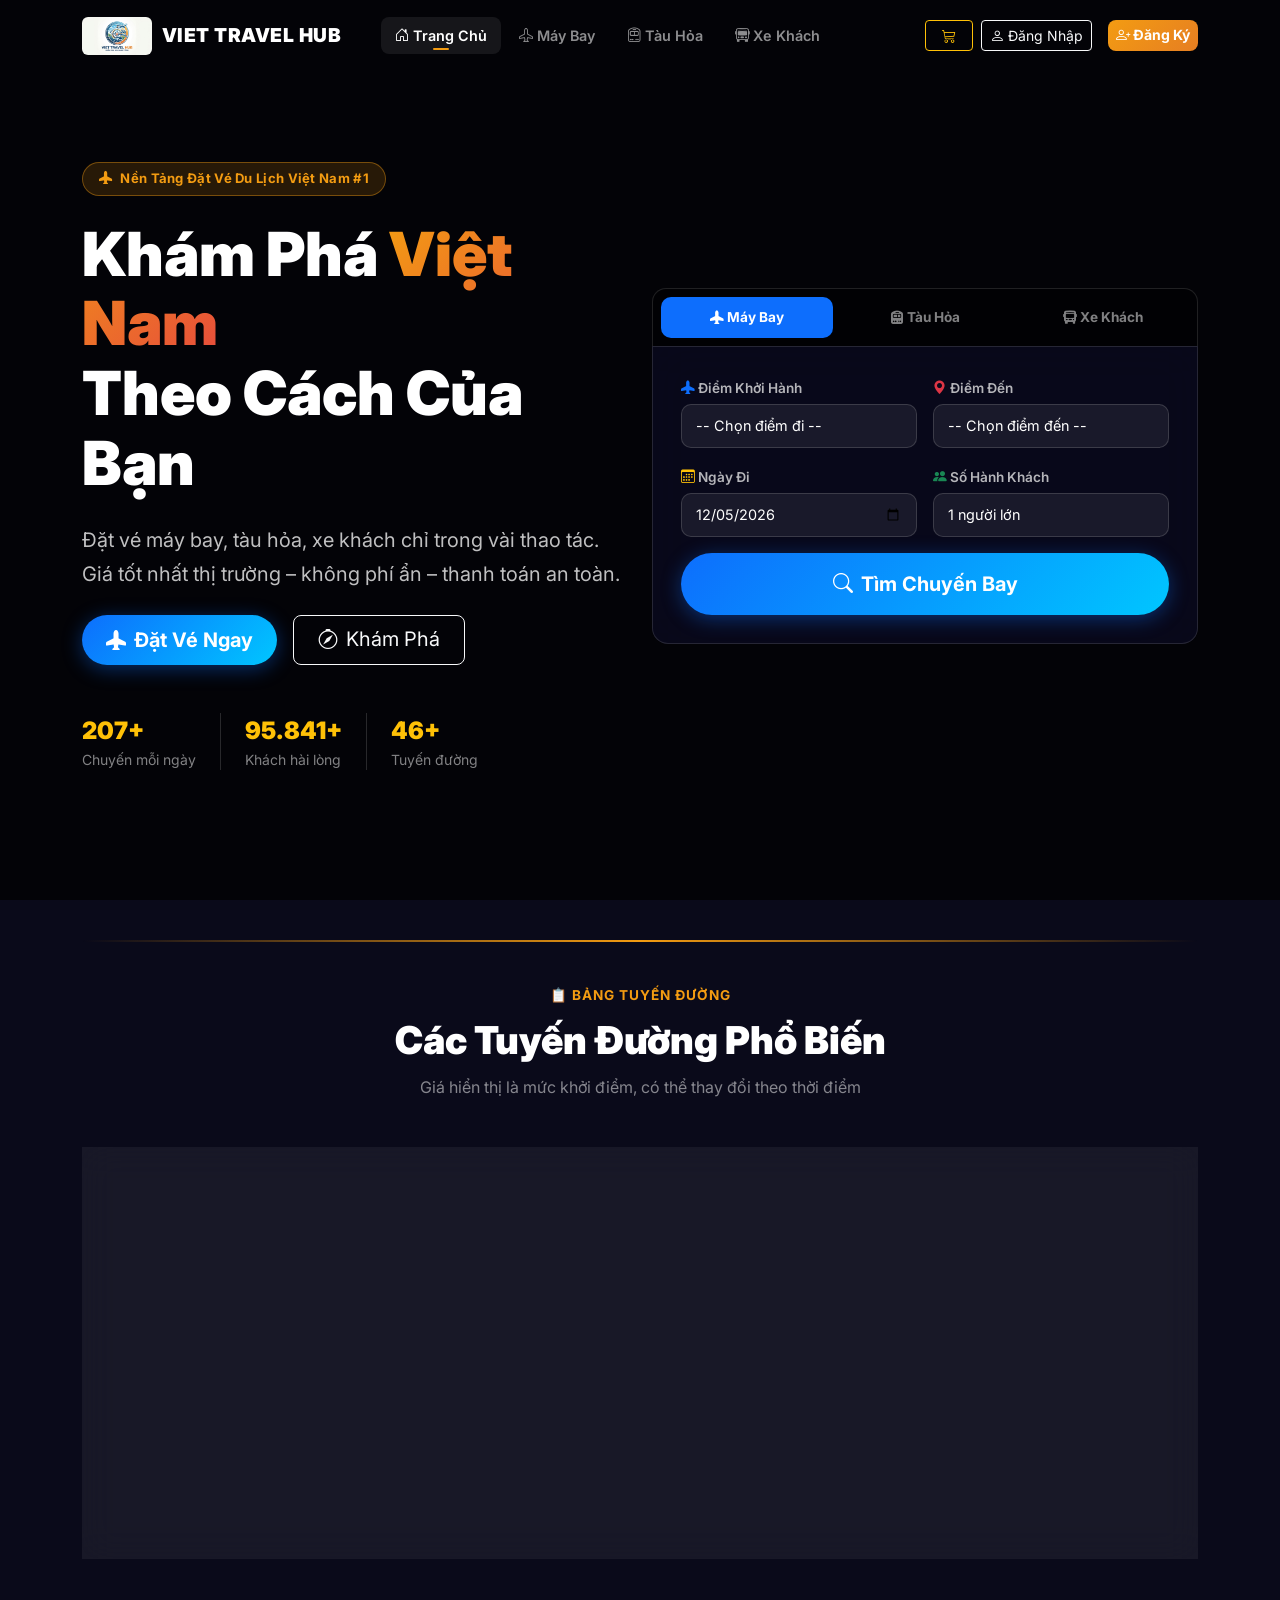
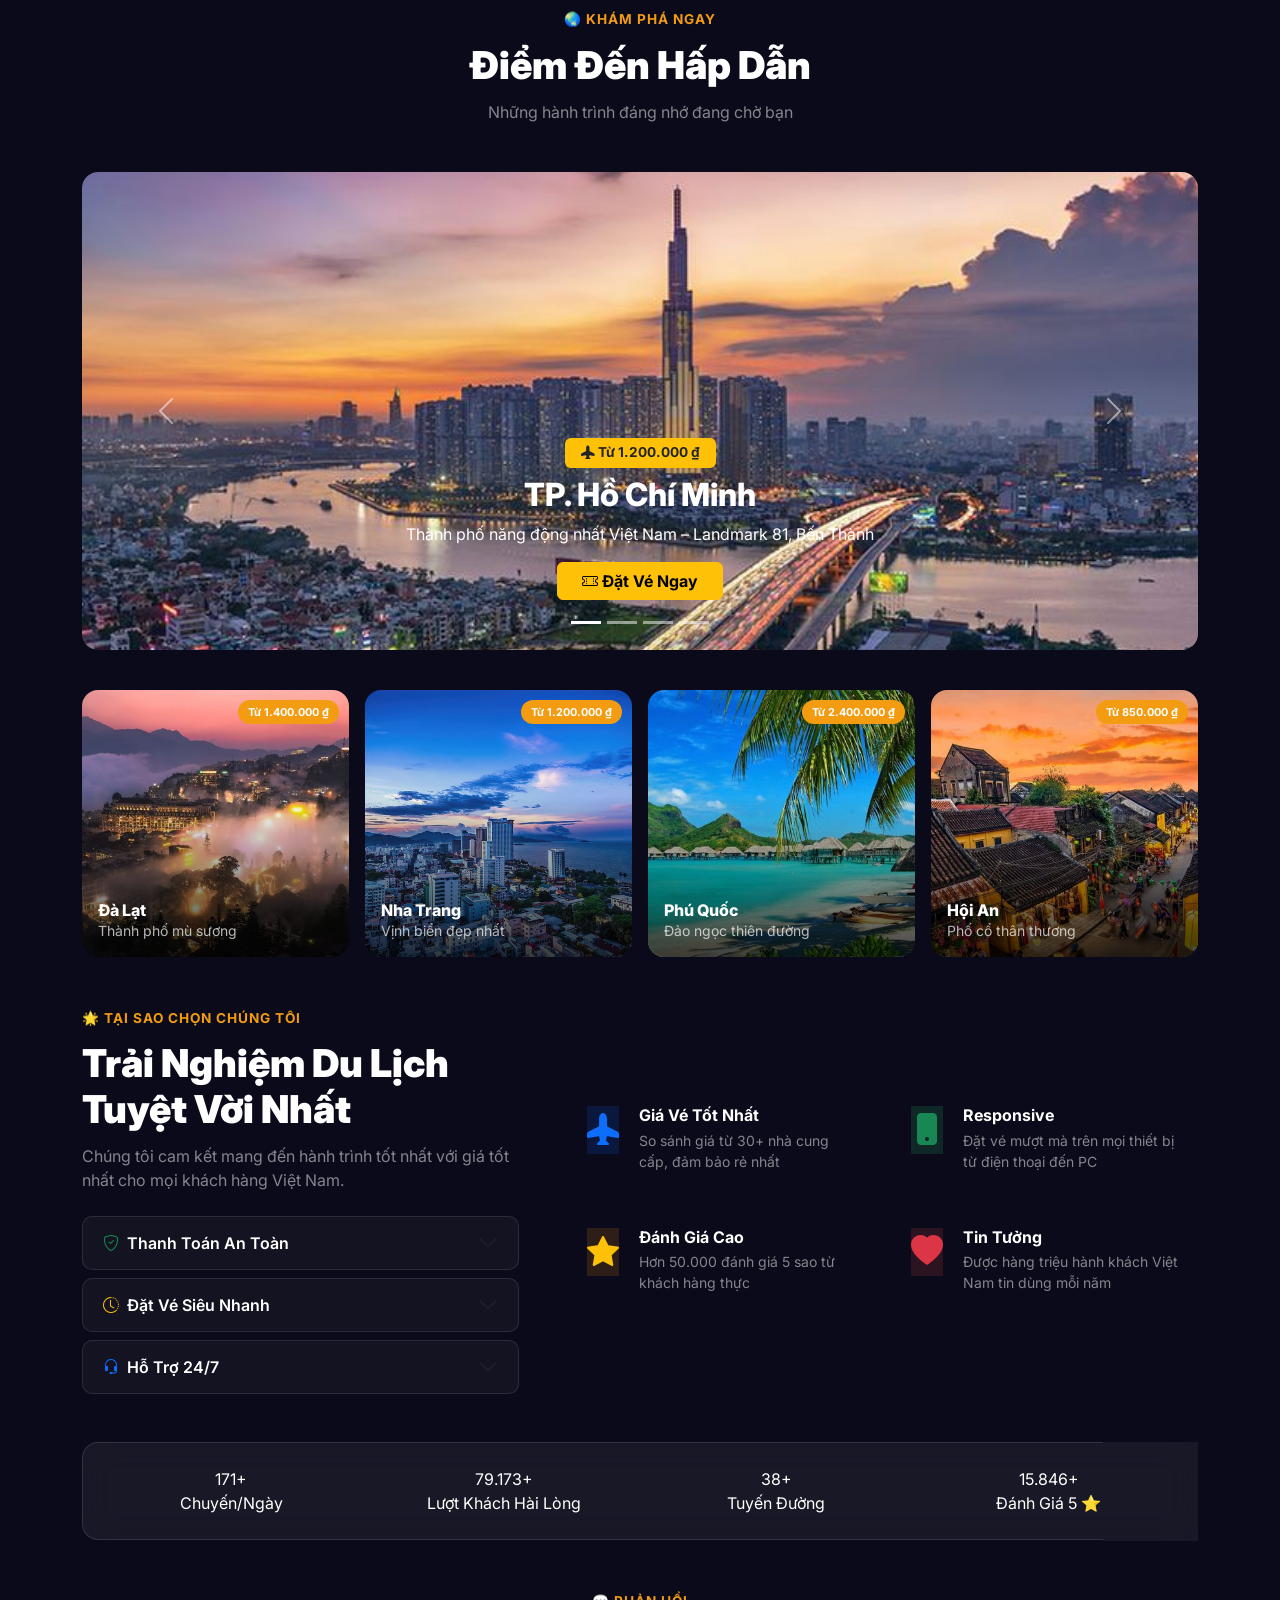
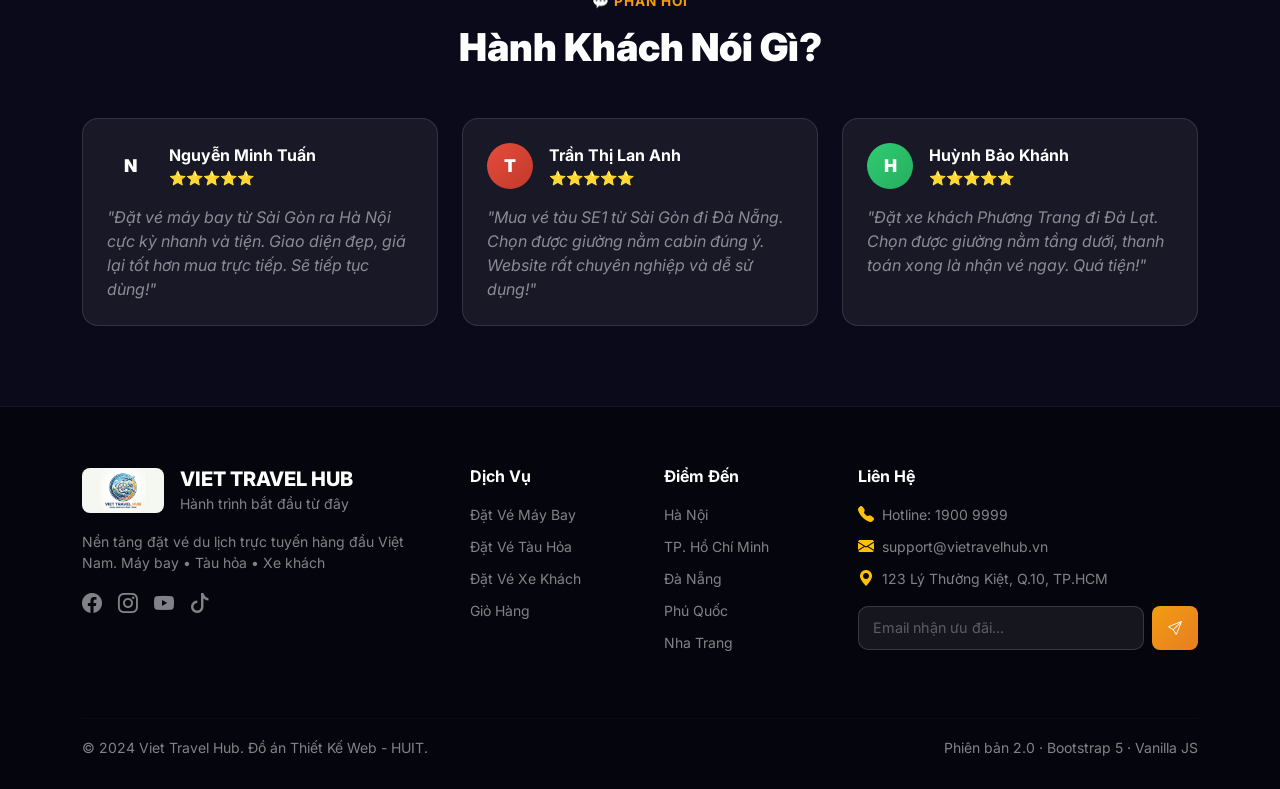
<file: index.html>
<!DOCTYPE html>
<html lang="vi">
<head>
    <meta charset="UTF-8">
    <meta name="viewport" content="width=device-width, initial-scale=1.0">
    <title>Viet Travel Hub - Đặt Vé Du Lịch Toàn Quốc</title>
    <meta name="description" content="Đặt vé máy bay, tàu hỏa, xe khách toàn quốc nhanh chóng. Giá tốt nhất, giao vé tận nhà.">

    <link href="https://cdn.jsdelivr.net/npm/bootstrap@5.0.2/dist/css/bootstrap.min.css" rel="stylesheet" crossorigin="anonymous">
    <link rel="stylesheet" href="https://cdn.jsdelivr.net/npm/bootstrap-icons@1.10.5/font/bootstrap-icons.css">
    <link href="https://fonts.googleapis.com/css2?family=Inter:wght@300;400;500;600;700;800;900&display=swap" rel="stylesheet">
    <link rel="stylesheet" href="css/overlay.css">
    <link rel="stylesheet" href="css/index.css">

    <!-- Internal CSS chỉ dùng cho trang chủ -->
    <style>
        /* Hiệu ứng parallax cho hero */
        .glow-line {
            height: 2px;
            background: linear-gradient(90deg, transparent, #f39c12, transparent);
            margin: 40px 0;
            animation: glowPulse 3s ease-in-out infinite;
        }
        @keyframes glowPulse {
            0%, 100% { opacity: 0.4; }
            50% { opacity: 1; }
        }

        /* Counter animation */
        .counter-section { padding: 60px 0; }

        /* Why us icons */
        .why-item {
            display: flex; gap: 20px; align-items: flex-start;
            padding: 20px; border-radius: 14px;
            transition: all 0.3s;
        }
        .why-item:hover { background: rgba(255,255,255,0.04); transform: translateX(6px); }

        /* Promo banner */
        .promo-banner {
            background: linear-gradient(135deg, #0d6efd 0%, #8e44ad 100%);
            border-radius: 20px;
            padding: 40px;
            position: relative; overflow: hidden;
        }
        .promo-banner::before {
            content: '';
            position: absolute; inset: 0;
            background: url("data:image/svg+xml,%3Csvg width='60' height='60' viewBox='0 0 60 60' xmlns='http://www.w3.org/2000/svg'%3E%3Cg fill='none' fill-rule='evenodd'%3E%3Cg fill='%23ffffff' fill-opacity='0.04'%3E%3Ccircle cx='30' cy='30' r='20'/%3E%3C/g%3E%3C/g%3E%3C/svg%3E");
        }
        .blink-safe { animation: blink-safe 1.5s infinite; }
        @keyframes blink-safe {
            0%, 100% { opacity: 1; transform: scale(1); }
            50% { opacity: 0.5; transform: scale(1.15); }
        }
        #carouselDiemDen .carousel-item { height: 100%; }
    </style>
</head>
<body>

    <!-- ======================== NỀN ======================== -->
    <ul class="slideshow-bg">
        <li></li><li></li><li></li><li></li>
    </ul>
    <div class="overlay"></div>

    <!-- ======================== LOADING ======================== -->
    <div class="loader-curtain" id="manHinhCho">
        <i class="bi bi-airplane-fill plane-spinner"></i>
        <h3 class="mt-3 text-white fw-light">Đang bay đến Viet Travel Hub...</h3>
    </div>

    <!-- ======================== NAVBAR ======================== -->
    <nav class="navbar navbar-expand-lg navbar-dark fixed-top" id="thanhDieuHuong">
        <div class="container">
            <a class="navbar-brand" href="index.html" >
                <img src="img/Logo.jpg" alt="Logo" id="anhLogo"
                     style="height:38px; border-radius:6px;" onerror="this.style.display='none'">
                VIET TRAVEL HUB
            </a>

            <button class="navbar-toggler border-0" type="button"
                    data-bs-toggle="collapse" data-bs-target="#menuChinh">
                <span class="navbar-toggler-icon"></span>
            </button>

            <div class="collapse navbar-collapse justify-content-center" id="menuChinh">
                <ul class="navbar-nav align-items-lg-center gap-1 me-auto ms-lg-4">
                    <li class="nav-item"><a class="nav-link active" href="index.html"><i class="bi bi-house-door"></i> Trang Chủ</a></li>
                    <li class="nav-item"><a class="nav-link" href="html/flight.html" ><i class="bi bi-airplane"></i> Máy Bay</a></li>
                    <li class="nav-item"><a class="nav-link" href="html/train.html" ><i class="bi bi-train-front"></i> Tàu Hỏa</a></li>
                    <li class="nav-item"><a class="nav-link" href="html/bus.html" ><i class="bi bi-bus-front"></i> Xe Khách</a></li>
                </ul>

                <div class="d-flex align-items-center gap-2 mt-3 mt-lg-0">
                    <!-- Giỏ hàng -->
                    <a class="btn btn-outline-warning btn-sm px-3 position-relative" href="html/cart.html" >
                        <i class="bi bi-cart3"></i>
                        <span class="position-absolute top-0 start-100 translate-middle badge rounded-pill bg-danger" id="soLuongGioHang">0</span>
                    </a>
                    <!-- Khu vực auth (JS fill vào) -->
                    <div id="khuVucDangNhap" class="d-flex gap-2"></div>
                </div>
            </div>
        </div>
    </nav>

    <section class="hero-section">
        <div class="container position-relative">
            <div class="row align-items-center">
                <div class="col-lg-6 mb-5 mb-lg-0">
                    <!-- Eyebrow -->
                    <div class="hero-badge mb-4 d-inline-flex">
                        <i class="bi bi-airplane-fill"></i>
                        Nền Tảng Đặt Vé Du Lịch Việt Nam #1
                    </div>

                    <h1 class="hero-title mb-4">
                        Khám Phá <span class="highlight">Việt Nam</span><br>
                        Theo Cách Của Bạn
                    </h1>

                    <p class="text-white opacity-75 fs-5 mb-4" style="line-height:1.7;">
                        Đặt vé máy bay, tàu hỏa, xe khách chỉ trong vài thao tác.
                        Giá tốt nhất thị trường – không phí ẩn – thanh toán an toàn.
                    </p>

                    <div class="d-flex flex-wrap gap-3 mb-5">
                        <a href="html/flight.html" class="btn btn-custom btn-lg" >
                            <i class="bi bi-airplane-fill me-2"></i>Đặt Vé Ngay
                        </a>
                        <a href="#section-diem-den" class="btn btn-outline-light btn-lg px-4">
                            <i class="bi bi-compass me-2"></i>Khám Phá
                        </a>
                    </div>

                    <!-- Thống kê nhỏ -->
                    <div class="d-flex flex-wrap gap-4">
                        <div>
                            <div class="fw-900 fs-4 text-warning" id="demChuyen">0</div>
                            <div class="small text-white-50">Chuyến mỗi ngày</div>
                        </div>
                        <div style="width:1px;background:rgba(255,255,255,0.15);"></div>
                        <div>
                            <div class="fw-900 fs-4 text-warning" id="demKhach">0</div>
                            <div class="small text-white-50">Khách hài lòng</div>
                        </div>
                        <div style="width:1px;background:rgba(255,255,255,0.15);"></div>
                        <div>
                            <div class="fw-900 fs-4 text-warning" id="demTuyen">0</div>
                            <div class="small text-white-50">Tuyến đường</div>
                        </div>
                    </div>
                </div>

                <!-- Search Box -->
                <div class="col-lg-6">
                    <div>
                        <!-- Tab chọn loại vé -->
                        <div class="search-tab-bar">
                            <button class="search-tab-btn active" id="tabMayBay" onclick="hienSearchTab('bay')">
                                <i class="bi bi-airplane-fill"></i> Máy Bay
                            </button>
                            <button class="search-tab-btn" id="tabTauHoa" onclick="hienSearchTab('tau')">
                                <i class="bi bi-train-front-fill"></i> Tàu Hỏa
                            </button>
                            <button class="search-tab-btn" id="tabXeKhach" onclick="hienSearchTab('xe')">
                                <i class="bi bi-bus-front-fill"></i> Xe Khách
                            </button>
                        </div>

                        <!-- Panel tìm Máy Bay -->
                        <div class="search-form-panel">
                            <div id="khungMayBay" class="search-panel active">
                                <div class="row g-3">
                                    <div class="col-md-6">
                                        <label class="form-label"><i class="bi bi-airplane-fill text-primary"></i> Điểm Khởi Hành</label>
                                        <select class="form-select" id="timMayBayTu">
                                            <option value="">-- Chọn điểm đi --</option>
                                            <option value="SGN">✈ TP. Hồ Chí Minh (SGN)</option>
                                            <option value="HAN">✈ Hà Nội (HAN)</option>
                                            <option value="DAD">✈ Đà Nẵng (DAD)</option>
                                            <option value="PQC">✈ Phú Quốc (PQC)</option>
                                        </select>
                                    </div>
                                    <div class="col-md-6">
                                        <label class="form-label"><i class="bi bi-geo-alt-fill text-danger"></i> Điểm Đến</label>
                                        <select class="form-select" id="timMayBayDen">
                                            <option value="">-- Chọn điểm đến --</option>
                                            <option value="HAN">✈ Hà Nội (HAN)</option>
                                            <option value="DAD">✈ Đà Nẵng (DAD)</option>
                                            <option value="PQC">✈ Phú Quốc (PQC)</option>
                                            <option value="CXR">✈ Nha Trang (CXR)</option>
                                            <option value="SGN">✈ TP. Hồ Chí Minh (SGN)</option>
                                        </select>
                                    </div>
                                    <div class="col-md-6">
                                        <label class="form-label"><i class="bi bi-calendar3 text-warning"></i> Ngày Đi</label>
                                        <input type="date" class="form-control" id="timMayBayNgay">
                                    </div>
                                    <div class="col-md-6">
                                        <label class="form-label"><i class="bi bi-people-fill text-success"></i> Số Hành Khách</label>
                                        <select class="form-select" id="timMayBaySoLuong">
                                            <option value="1">1 người lớn</option>
                                            <option value="2">2 người lớn</option>
                                            <option value="3">3 người lớn</option>
                                            <option value="4">4 người lớn</option>
                                        </select>
                                    </div>
                                    <div class="col-12">
                                        <button class="btn btn-custom w-100 py-3 fs-5" onclick="timKiemNhanh('flight')">
                                            <i class="bi bi-search me-2"></i>Tìm Chuyến Bay
                                        </button>
                                    </div>
                                </div>
                            </div>

                            <!-- Panel tìm Tàu Hỏa -->
                            <div id="khungTauHoa" class="search-panel">
                                <div class="row g-3">
                                    <div class="col-12 d-flex gap-4 align-items-center mb-2">
                                        <div class="form-check">
                                            <input class="form-check-input" type="radio" name="loaiChuyenTau" id="timTauMotChieu" value="oneway" checked onchange="document.getElementById('timTauNgayVe').disabled = true">
                                            <label class="form-check-label">Một chiều</label>
                                        </div>
                                        <div class="form-check">
                                            <input class="form-check-input" type="radio" name="loaiChuyenTau" id="timTauKhuHoi" value="roundtrip" onchange="document.getElementById('timTauNgayVe').disabled = false">
                                            <label class="form-check-label">Khứ hồi</label>
                                        </div>
                                    </div>
                                    <div class="col-md-6">
                                        <label class="form-label"><i class="bi bi-train-front-fill text-success"></i> Ga Đi</label>
                                        <input type="text" class="form-control" id="timTauTu" list="danhSachGaTauTrangChu" placeholder="-- Chọn ga đi --">
                                    </div>
                                    <div class="col-md-6">
                                        <label class="form-label"><i class="bi bi-geo-alt-fill text-danger"></i> Ga Đến</label>
                                        <input type="text" class="form-control" id="timTauDen" list="danhSachGaTauTrangChu" placeholder="-- Chọn ga đến --">
                                    </div>
                                    <div class="col-md-6">
                                        <label class="form-label"><i class="bi bi-calendar3 text-warning"></i> Ngày Đi</label>
                                        <input type="date" class="form-control" id="timTauNgayDi">
                                    </div>
                                    <div class="col-md-6">
                                        <label class="form-label"><i class="bi bi-calendar3 text-info"></i> Ngày Về</label>
                                        <input type="date" class="form-control" id="timTauNgayVe" disabled>
                                    </div>
                                    <div class="col-md-6">
                                        <label class="form-label"><i class="bi bi-person-fill text-primary"></i> Người Lớn</label>
                                        <input type="number" class="form-control" id="timTauNguoiLon" value="1" min="1">
                                    </div>
                                    <div class="col-md-6">
                                        <label class="form-label"><i class="bi bi-person text-secondary"></i> Trẻ Em</label>
                                        <input type="number" class="form-control" id="timTauTreEm" value="0" min="0">
                                    </div>
                                    <div class="col-12 mt-4">
                                        <button class="btn w-100 py-3 fs-5" style="background:linear-gradient(135deg,#2ecc71,#27ae60);color:#fff;font-weight:700;border-radius:50px;" onclick="timKiemNhanh('train')">
                                            <i class="bi bi-search me-2"></i>Tìm Chuyến Tàu
                                        </button>
                                    </div>
                                </div>
                                <datalist id="danhSachGaTauTrangChu">
                                    <option value="SGN">Ga Sài Gòn (SGN)</option>
                                    <option value="DAD">Ga Đà Nẵng (DAD)</option>
                                    <option value="HAN">Ga Hà Nội (HAN)</option>
                                    <option value="HUI">Ga Huế (HUI)</option>
                                    <option value="NHA">Ga Nha Trang (NHA)</option>
                                    <option value="SNO">Ga Sóng Thần (SNO)</option>
                                    <option value="LCA">Ga Lào Cai (LCA)</option>
                                </datalist>
                            </div>

                            <!-- Panel tìm Xe Khách -->
                            <div id="khungXeKhach" class="search-panel">
                                <div class="row g-3">
                                    <div class="col-md-6">
                                        <label class="form-label"><i class="bi bi-bus-front-fill text-danger"></i> Điểm Đi</label>
                                        <select class="form-select" id="timXeTu">
                                            <option value="">-- Chọn điểm đi --</option>
                                            <option value="SGN">🚌 TP. Hồ Chí Minh</option>
                                            <option value="DLI">🚌 Đà Lạt</option>
                                            <option value="CXR">🚌 Nha Trang</option>
                                        </select>
                                    </div>
                                    <div class="col-md-6">
                                        <label class="form-label"><i class="bi bi-geo-alt-fill text-danger"></i> Điểm Đến</label>
                                        <select class="form-select" id="timXeDen">
                                            <option value="">-- Chọn điểm đến --</option>
                                            <option value="DLI">🚌 Đà Lạt</option>
                                            <option value="CXR">🚌 Nha Trang</option>
                                            <option value="SGN">🚌 TP. Hồ Chí Minh</option>
                                        </select>
                                    </div>
                                    <div class="col-md-6">
                                        <label class="form-label"><i class="bi bi-calendar3 text-warning"></i> Ngày Đi</label>
                                        <input type="date" class="form-control" id="timXeNgay">
                                    </div>
                                    <div class="col-12">
                                        <button class="btn w-100 py-3 fs-5" style="background:linear-gradient(135deg,#e74c3c,#c0392b);color:#fff;font-weight:700;border-radius:50px;" onclick="timKiemNhanh('bus')">
                                            <i class="bi bi-search me-2"></i>Tìm Chuyến Xe
                                        </button>
                                    </div>
                                </div>
                            </div>
                        </div>
                    </div>
                </div>
            </div>
        </div>
    </section>

    <div class="container"><div class="glow-line"></div></div>

    <!-- ======================== TUYẾN ĐƯỜNG NỔI BẬT (TABLE) ======================== -->
    <section class="container mb-5">
        <div class="text-center mb-5">
            <span class="section-eyebrow">📋 Bảng Tuyến Đường</span>
            <h2 class="section-title">Các Tuyến Đường Phổ Biến</h2>
            <p class="section-sub">Giá hiển thị là mức khởi điểm, có thể thay đổi theo thời điểm</p>
        </div>
        <div class="glass-panel p-0 overflow-hidden">
            <table class="table bang-tuyen-duong mb-0">
                <thead>
                    <tr>
                        <th><i class="bi bi-geo me-1"></i>Tuyến Đường</th>
                        <th><i class="bi bi-tag me-1"></i>Loại</th>
                        <th class="d-none d-md-table-cell"><i class="bi bi-clock me-1"></i>Thời Gian</th>
                        <th><i class="bi bi-currency-exchange me-1"></i>Giá Từ</th>
                        <th class="d-none d-lg-table-cell"><i class="bi bi-lightning me-1"></i>Tần Suất</th>
                        <th>Đặt Vé</th>
                    </tr>
                </thead>
                <tbody>
                    <tr>
                        <td><span class="fw-bold text-white">SGN <i class="bi bi-arrow-right text-warning"></i> HAN</span><br><small class="text-muted">Hồ Chí Minh - Hà Nội</small></td>
                        <td><span class="badge bg-primary"><i class="bi bi-airplane-fill"></i> Bay thẳng</span></td>
                        <td class="d-none d-md-table-cell">2h 15p</td>
                        <td class="text-warning fw-bold">1.200.000 ₫</td>
                        <td class="d-none d-lg-table-cell"><span class="badge bg-success">12 chuyến/ngày</span></td>
                        <td><button class="btn btn-sm btn-primary rounded-pill" >Chọn</button></td>
                    </tr>
                    <tr>
                        <td><span class="fw-bold text-white">SGN <i class="bi bi-arrow-right text-warning"></i> DAD</span><br><small class="text-muted">Hồ Chí Minh - Đà Nẵng</small></td>
                        <td><span class="badge bg-primary"><i class="bi bi-airplane-fill"></i> Bay thẳng</span></td>
                        <td class="d-none d-md-table-cell">1h 10p</td>
                        <td class="text-warning fw-bold">1.500.000 ₫</td>
                        <td class="d-none d-lg-table-cell"><span class="badge bg-success">10 chuyến/ngày</span></td>
                        <td><button class="btn btn-sm btn-primary rounded-pill" >Chọn</button></td>
                    </tr>
                    <tr>
                        <td><span class="fw-bold text-white">HAN <i class="bi bi-arrow-right text-success"></i> PQC</span><br><small class="text-muted">Hà Nội - Phú Quốc</small></td>
                        <td><span class="badge bg-primary"><i class="bi bi-airplane-fill"></i> Bay thẳng</span></td>
                        <td class="d-none d-md-table-cell">2h 10p</td>
                        <td class="text-warning fw-bold">2.800.000 ₫</td>
                        <td class="d-none d-lg-table-cell"><span class="badge bg-warning text-dark">5 chuyến/ngày</span></td>
                        <td><button class="btn btn-sm btn-primary rounded-pill" >Chọn</button></td>
                    </tr>
                    <tr>
                        <td><span class="fw-bold text-white">SGN <i class="bi bi-arrow-right text-success"></i> HAN</span><br><small class="text-muted">Ga Sài Gòn - Ga Hà Nội</small></td>
                        <td><span class="badge bg-success"><i class="bi bi-train-front-fill"></i> Tàu hỏa SE</span></td>
                        <td class="d-none d-md-table-cell">30-33h</td>
                        <td class="text-warning fw-bold">690.000 ₫</td>
                        <td class="d-none d-lg-table-cell"><span class="badge bg-success">2 chuyến/ngày</span></td>
                        <td><button class="btn btn-sm btn-success rounded-pill" >Chọn</button></td>
                    </tr>
                    <tr>
                        <td><span class="fw-bold text-white">SGN <i class="bi bi-arrow-right text-danger"></i> DLI</span><br><small class="text-muted">TP.HCM - Đà Lạt (Xe khách)</small></td>
                        <td><span class="badge bg-danger"><i class="bi bi-bus-front-fill"></i> Xe giường nằm</span></td>
                        <td class="d-none d-md-table-cell">6-7h</td>
                        <td class="text-warning fw-bold">250.000 ₫</td>
                        <td class="d-none d-lg-table-cell"><span class="badge bg-success">8+ chuyến/ngày</span></td>
                        <td><button class="btn btn-sm btn-danger rounded-pill" >Chọn</button></td>
                    </tr>
                </tbody>
            </table>
        </div>
    </section>

    <!-- ======================== ĐIỂM ĐẾN NỔI BẬT ======================== -->
    <section class="container mb-5" id="section-diem-den">
        <div class="text-center mb-5">
            <span class="section-eyebrow">🌏 Khám Phá Ngay</span>
            <h2 class="section-title">Điểm Đến Hấp Dẫn</h2>
            <p class="section-sub">Những hành trình đáng nhớ đang chờ bạn</p>
        </div>

        <!-- Bootstrap Carousel điểm đến -->
        <div id="carouselDiemDen" class="carousel slide mb-4" data-bs-ride="carousel" data-bs-interval="3500">
            <div class="carousel-inner rounded-4 overflow-hidden" style="aspect-ratio: 21/9; max-height: 550px; background: #000;">
                <div class="carousel-item active" style="height: 100%;">
                    <img src="img/HCM.jpg" class="d-block w-100 h-100" style="object-fit:cover;" alt="TP. Hồ Chí Minh">
                    <div class="carousel-caption d-block" style="bottom:30px;">
                        <span class="badge bg-warning text-dark mb-2 px-3 py-2" style="font-size:0.85rem;">
                            <i class="bi bi-airplane-fill"></i> Từ 1.200.000 ₫
                        </span>
                        <h3 class="fw-800 fs-2">TP. Hồ Chí Minh</h3>
                        <p class="mb-3">Thành phố năng động nhất Việt Nam – Landmark 81, Bến Thành</p>
                        <a href="html/flight.html" class="btn btn-warning px-4 fw-bold" >
                            <i class="bi bi-ticket-perforated"></i> Đặt Vé Ngay
                        </a>
                    </div>
                </div>
                <div class="carousel-item" style="height: 100%;">
                    <img src="img/Ha-Noi.jpg" class="d-block w-100 h-100" style="object-fit:cover;" alt="Hà Nội">
                    <div class="carousel-caption d-block" style="bottom:30px;">
                        <span class="badge bg-warning text-dark mb-2 px-3 py-2" style="font-size:0.85rem;">
                            <i class="bi bi-airplane-fill"></i> Từ 1.300.000 ₫
                        </span>
                        <h3 class="fw-800 fs-2">Hà Nội</h3>
                        <p class="mb-3">Thủ đô nghìn năm văn hiến – Hồ Hoàn Kiếm, Lăng Bác</p>
                        <a href="html/flight.html" class="btn btn-warning px-4 fw-bold" >
                            <i class="bi bi-ticket-perforated"></i> Đặt Vé Ngay
                        </a>
                    </div>
                </div>
                <div class="carousel-item" style="height: 100%;">
                    <img src="img/Da-Nang.jpg" class="d-block w-100 h-100" style="object-fit:cover;" alt="Đà Nẵng">
                    <div class="carousel-caption d-block" style="bottom:30px;">
                        <span class="badge bg-warning text-dark mb-2 px-3 py-2" style="font-size:0.85rem;">
                            <i class="bi bi-airplane-fill"></i> Từ 1.500.000 ₫
                        </span>
                        <h3 class="fw-800 fs-2">Đà Nẵng</h3>
                        <p class="mb-3">Thành phố đáng sống – Cầu Rồng, Bà Nà Hills, biển Mỹ Khê</p>
                        <a href="html/flight.html" class="btn btn-warning px-4 fw-bold" >
                            <i class="bi bi-ticket-perforated"></i> Đặt Vé Ngay
                        </a>
                    </div>
                </div>
                <div class="carousel-item" style="height: 100%;">
                    <img src="img/Phu-Quoc.jpg" class="d-block w-100 h-100" style="object-fit:cover;" alt="Phú Quốc">
                    <div class="carousel-caption d-block" style="bottom:30px;">
                        <span class="badge bg-warning text-dark mb-2 px-3 py-2" style="font-size:0.85rem;">
                            <i class="bi bi-airplane-fill"></i> Từ 2.800.000 ₫
                        </span>
                        <h3 class="fw-800 fs-2">Phú Quốc</h3>
                        <p class="mb-3">Đảo Ngọc thiên đường – Bãi Sao, VinWonders, Dinh Cậu</p>
                        <a href="html/flight.html" class="btn btn-warning px-4 fw-bold" >
                            <i class="bi bi-ticket-perforated"></i> Đặt Vé Ngay
                        </a>
                    </div>
                </div>
            </div>
            <button class="carousel-control-prev" type="button" data-bs-target="#carouselDiemDen" data-bs-slide="prev">
                <span class="carousel-control-prev-icon"></span>
            </button>
            <button class="carousel-control-next" type="button" data-bs-target="#carouselDiemDen" data-bs-slide="next">
                <span class="carousel-control-next-icon"></span>
            </button>
            <div class="carousel-indicators">
                <button type="button" data-bs-target="#carouselDiemDen" data-bs-slide-to="0" class="active"></button>
                <button type="button" data-bs-target="#carouselDiemDen" data-bs-slide-to="1"></button>
                <button type="button" data-bs-target="#carouselDiemDen" data-bs-slide-to="2"></button>
                <button type="button" data-bs-target="#carouselDiemDen" data-bs-slide-to="3"></button>
            </div>
        </div>

        <!-- Grid điểm đến nhanh -->
        <div class="row g-3 mt-2">
            <div class="col-6 col-md-3">
                <div class="dest-card" >
                    <img src="img/Da-Lat.jpg" alt="Đà Lạt">
                    <div class="dest-price-badge">Từ 1.400.000 ₫</div>
                    <div class="dest-card-overlay">
                        <h5>Đà Lạt</h5>
                        <small>Thành phố mù sương</small>
                    </div>
                </div>
            </div>
            <div class="col-6 col-md-3">
                <div class="dest-card" >
                    <img src="img/Nha-Trang.jpg" alt="Nha Trang">
                    <div class="dest-price-badge">Từ 1.200.000 ₫</div>
                    <div class="dest-card-overlay">
                        <h5>Nha Trang</h5>
                        <small>Vịnh biển đẹp nhất</small>
                    </div>
                </div>
            </div>
            <div class="col-6 col-md-3">
                <div class="dest-card" >
                    <img src="img/Phu-Quoc.jpg" alt="Phú Quốc">
                    <div class="dest-price-badge">Từ 2.400.000 ₫</div>
                    <div class="dest-card-overlay">
                        <h5>Phú Quốc</h5>
                        <small>Đảo ngọc thiên đường</small>
                    </div>
                </div>
            </div>
            <div class="col-6 col-md-3">
                <div class="dest-card" >
                    <img src="img/Hoi-An.jpg" alt="Hội An">
                    <div class="dest-price-badge">Từ 850.000 ₫</div>
                    <div class="dest-card-overlay">
                        <h5>Hội An</h5>
                        <small>Phố cổ thân thương</small>
                    </div>
                </div>
            </div>
        </div>
    </section>

    <!-- ======================== VÌ SAO CHỌN CHÚNG TÔI ======================== -->
    <section class="container mb-5">
        <div class="row align-items-center g-5">
            <div class="col-lg-5">
                <span class="section-eyebrow">🌟 Tại Sao Chọn Chúng Tôi</span>
                <h2 class="section-title">Trải Nghiệm Du Lịch Tuyệt Vời Nhất</h2>
                <p class="section-sub mb-4">Chúng tôi cam kết mang đến hành trình tốt nhất với giá tốt nhất cho mọi khách hàng Việt Nam.</p>

                <!-- Bootstrap Accordion -->
                <div class="accordion accordion-flush" id="danhSachTinhNang">
                    <div class="accordion-item" style="background:rgba(255,255,255,0.04);border:1px solid rgba(255,255,255,0.1);border-radius:10px;margin-bottom:8px;">
                        <h2 class="accordion-header">
                            <button class="accordion-button collapsed fw-600 text-white" type="button"
                                    data-bs-toggle="collapse" data-bs-target="#tinhNang1"
                                    style="background:transparent;color:#fff;">
                                <i class="bi bi-shield-check text-success me-2"></i>Thanh Toán An Toàn
                            </button>
                        </h2>
                        <div id="tinhNang1" class="accordion-collapse collapse" data-bs-parent="#danhSachTinhNang">
                            <div class="accordion-body text-white-50">
                                Bảo mật SSL 256-bit, hỗ trợ thanh toán qua thẻ, ví điện tử, QR Pay. Hoàn tiền 100% nếu hủy chuyến.
                            </div>
                        </div>
                    </div>
                    <div class="accordion-item" style="background:rgba(255,255,255,0.04);border:1px solid rgba(255,255,255,0.1);border-radius:10px;margin-bottom:8px;">
                        <h2 class="accordion-header">
                            <button class="accordion-button collapsed fw-600 text-white" type="button"
                                    data-bs-toggle="collapse" data-bs-target="#tinhNang2"
                                    style="background:transparent;color:#fff;">
                                <i class="bi bi-clock-history text-warning me-2"></i>Đặt Vé Siêu Nhanh
                            </button>
                        </h2>
                        <div id="tinhNang2" class="accordion-collapse collapse" data-bs-parent="#danhSachTinhNang">
                            <div class="accordion-body text-white-50">
                                Chỉ cần 3 bước đơn giản: Chọn tuyến → Chọn ghế → Thanh toán. Vé được xác nhận tức thì qua email.
                            </div>
                        </div>
                    </div>
                    <div class="accordion-item" style="background:rgba(255,255,255,0.04);border:1px solid rgba(255,255,255,0.1);border-radius:10px;">
                        <h2 class="accordion-header">
                            <button class="accordion-button collapsed fw-600 text-white" type="button"
                                    data-bs-toggle="collapse" data-bs-target="#tinhNang3"
                                    style="background:transparent;color:#fff;">
                                <i class="bi bi-headset text-primary me-2"></i>Hỗ Trợ 24/7
                            </button>
                        </h2>
                        <div id="tinhNang3" class="accordion-collapse collapse" data-bs-parent="#danhSachTinhNang">
                            <div class="accordion-body text-white-50">
                                Đội ngũ chăm sóc khách hàng sẵn sàng hỗ trợ 24/7 qua hotline, chat trực tiếp và email.
                            </div>
                        </div>
                    </div>
                </div>
            </div>

            <div class="col-lg-7">
                <div class="row g-3">
                    <div class="col-6">
                        <div class="why-item">
                            <div class="feature-icon" style="background:rgba(13,110,253,0.15);">
                                <i class="bi bi-airplane-fill text-primary fs-2"></i>
                            </div>
                            <div>
                                <h6 class="fw-700 text-white mb-1">Giá Vé Tốt Nhất</h6>
                                <p class="text-white-50 small mb-0">So sánh giá từ 30+ nhà cung cấp, đảm bảo rẻ nhất</p>
                            </div>
                        </div>
                    </div>
                    <div class="col-6">
                        <div class="why-item">
                            <div class="feature-icon" style="background:rgba(46,204,113,0.15);">
                                <i class="bi bi-phone-fill text-success fs-2"></i>
                            </div>
                            <div>
                                <h6 class="fw-700 text-white mb-1">Responsive</h6>
                                <p class="text-white-50 small mb-0">Đặt vé mượt mà trên mọi thiết bị từ điện thoại đến PC</p>
                            </div>
                        </div>
                    </div>
                    <div class="col-6">
                        <div class="why-item">
                            <div class="feature-icon" style="background:rgba(243,156,18,0.15);">
                                <i class="bi bi-star-fill text-warning fs-2"></i>
                            </div>
                            <div>
                                <h6 class="fw-700 text-white mb-1">Đánh Giá Cao</h6>
                                <p class="text-white-50 small mb-0">Hơn 50.000 đánh giá 5 sao từ khách hàng thực</p>
                            </div>
                        </div>
                    </div>
                    <div class="col-6">
                        <div class="why-item">
                            <div class="feature-icon" style="background:rgba(231,76,60,0.15);">
                                <i class="bi bi-heart-fill text-danger fs-2"></i>
                            </div>
                            <div>
                                <h6 class="fw-700 text-white mb-1">Tin Tưởng</h6>
                                <p class="text-white-50 small mb-0">Được hàng triệu hành khách Việt Nam tin dùng mỗi năm</p>
                            </div>
                        </div>
                    </div>
                </div>
            </div>
        </div>
    </section>

    <!-- ======================== COUNTER SECTION ======================== -->
    <section class="container mb-5">
        <div class="glass-panel">
            <div class="row g-4 text-center">
                <div class="col-6 col-md-3">
                    <div class="stat-counter">
                        <div class="num" id="thongKeChuyen">0</div>
                        <div class="lbl">Chuyến/Ngày</div>
                    </div>
                </div>
                <div class="col-6 col-md-3">
                    <div class="stat-counter">
                        <div class="num" id="thongKeKhach">0</div>
                        <div class="lbl">Lượt Khách Hài Lòng</div>
                    </div>
                </div>
                <div class="col-6 col-md-3">
                    <div class="stat-counter">
                        <div class="num" id="thongKeTuyen">0</div>
                        <div class="lbl">Tuyến Đường</div>
                    </div>
                </div>
                <div class="col-6 col-md-3">
                    <div class="stat-counter">
                        <div class="num" id="thongKeDanhGia">0</div>
                        <div class="lbl">Đánh Giá 5 ⭐</div>
                    </div>
                </div>
            </div>
        </div>
    </section>



    <!-- ======================== TESTIMONIALS ======================== -->
    <section class="container mb-5">
        <div class="text-center mb-5">
            <span class="section-eyebrow">💬 Phản Hồi</span>
            <h2 class="section-title">Hành Khách Nói Gì?</h2>
        </div>
        <div class="row g-4">
            <div class="col-md-4">
                <div class="testimonial-card">
                    <div class="d-flex align-items-center gap-3 mb-3">
                        <div class="testimonial-avatar">N</div>
                        <div>
                            <div class="fw-700 text-white">Nguyễn Minh Tuấn</div>
                            <div class="text-warning small">⭐⭐⭐⭐⭐</div>
                        </div>
                    </div>
                    <p class="text-white-50 mb-0 fst-italic">"Đặt vé máy bay từ Sài Gòn ra Hà Nội cực kỳ nhanh và tiện. Giao diện đẹp, giá lại tốt hơn mua trực tiếp. Sẽ tiếp tục dùng!"</p>
                </div>
            </div>
            <div class="col-md-4">
                <div class="testimonial-card">
                    <div class="d-flex align-items-center gap-3 mb-3">
                        <div class="testimonial-avatar" style="background:linear-gradient(135deg,#e74c3c,#c0392b);">T</div>
                        <div>
                            <div class="fw-700 text-white">Trần Thị Lan Anh</div>
                            <div class="text-warning small">⭐⭐⭐⭐⭐</div>
                        </div>
                    </div>
                    <p class="text-white-50 mb-0 fst-italic">"Mua vé tàu SE1 từ Sài Gòn đi Đà Nẵng. Chọn được giường nằm cabin đúng ý. Website rất chuyên nghiệp và dễ sử dụng!"</p>
                </div>
            </div>
            <div class="col-md-4">
                <div class="testimonial-card">
                    <div class="d-flex align-items-center gap-3 mb-3">
                        <div class="testimonial-avatar" style="background:linear-gradient(135deg,#2ecc71,#27ae60);">H</div>
                        <div>
                            <div class="fw-700 text-white">Huỳnh Bảo Khánh</div>
                            <div class="text-warning small">⭐⭐⭐⭐⭐</div>
                        </div>
                    </div>
                    <p class="text-white-50 mb-0 fst-italic">"Đặt xe khách Phương Trang đi Đà Lạt. Chọn được giường nằm tầng dưới, thanh toán xong là nhận vé ngay. Quá tiện!"</p>
                </div>
            </div>
        </div>
    </section>

    <!-- ======================== FOOTER ======================== -->
    <footer>
        <div class="container">
            <div class="row g-5 mb-5">
                <div class="col-lg-4">
                    <div class="d-flex align-items-center gap-3 mb-3">
                        <img src="img/Logo.jpg" alt="Logo" style="height:45px;border-radius:8px;" onerror="this.style.display='none'">
                        <div>
                            <h5 class="fw-800 text-white mb-0">VIET TRAVEL HUB</h5>
                            <small class="text-white-50">Hành trình bắt đầu từ đây</small>
                        </div>
                    </div>
                    <p class="text-white-50 small">Nền tảng đặt vé du lịch trực tuyến hàng đầu Việt Nam. Máy bay • Tàu hỏa • Xe khách</p>
                    <div class="d-flex gap-3 mt-3">
                        <a href="#" class="text-white-50 fs-5"><i class="bi bi-facebook"></i></a>
                        <a href="#" class="text-white-50 fs-5"><i class="bi bi-instagram"></i></a>
                        <a href="#" class="text-white-50 fs-5"><i class="bi bi-youtube"></i></a>
                        <a href="#" class="text-white-50 fs-5"><i class="bi bi-tiktok"></i></a>
                    </div>
                </div>
                <div class="col-6 col-lg-2">
                    <h6 class="fw-700 text-white mb-3">Dịch Vụ</h6>
                    <ul class="list-unstyled">
                        <li class="mb-2"><a href="html/flight.html" class="text-white-50 text-decoration-none small" >Đặt Vé Máy Bay</a></li>
                        <li class="mb-2"><a href="html/train.html" class="text-white-50 text-decoration-none small" >Đặt Vé Tàu Hỏa</a></li>
                        <li class="mb-2"><a href="html/bus.html" class="text-white-50 text-decoration-none small" >Đặt Vé Xe Khách</a></li>
                        <li class="mb-2"><a href="html/cart.html" class="text-white-50 text-decoration-none small" >Giỏ Hàng</a></li>
                    </ul>
                </div>
                <div class="col-6 col-lg-2">
                    <h6 class="fw-700 text-white mb-3">Điểm Đến</h6>
                    <ul class="list-unstyled">
                        <li class="mb-2"><a href="html/flight.html" class="text-white-50 text-decoration-none small">Hà Nội</a></li>
                        <li class="mb-2"><a href="html/flight.html" class="text-white-50 text-decoration-none small">TP. Hồ Chí Minh</a></li>
                        <li class="mb-2"><a href="html/flight.html" class="text-white-50 text-decoration-none small">Đà Nẵng</a></li>
                        <li class="mb-2"><a href="html/flight.html" class="text-white-50 text-decoration-none small">Phú Quốc</a></li>
                        <li class="mb-2"><a href="html/flight.html" class="text-white-50 text-decoration-none small">Nha Trang</a></li>
                    </ul>
                </div>
                <div class="col-lg-4">
                    <h6 class="fw-700 text-white mb-3">Liên Hệ</h6>
                    <div class="d-flex gap-2 mb-2 align-items-center">
                        <i class="bi bi-telephone-fill text-warning"></i>
                        <span class="text-white-50 small">Hotline: 1900 9999</span>
                    </div>
                    <div class="d-flex gap-2 mb-2 align-items-center">
                        <i class="bi bi-envelope-fill text-warning"></i>
                        <span class="text-white-50 small">support@vietravelhub.vn</span>
                    </div>
                    <div class="d-flex gap-2 mb-3 align-items-center">
                        <i class="bi bi-geo-alt-fill text-warning"></i>
                        <span class="text-white-50 small">123 Lý Thường Kiệt, Q.10, TP.HCM</span>
                    </div>
                    <div class="d-flex gap-2">
                        <input type="email" class="form-control form-control-sm" placeholder="Email nhận ưu đãi..." id="emailDangKyThem">
                        <button class="btn btn-accent btn-sm px-3" onclick="dangKyNewsletter()">
                            <i class="bi bi-send"></i>
                        </button>
                    </div>
                </div>
            </div>
            <hr style="border-color: rgba(255,255,255,0.1);">
            <div class="row align-items-center">
                <div class="col-md-6">
                    <p class="text-white-50 small mb-0">© 2024 Viet Travel Hub. Đồ án Thiết Kế Web - HUIT.</p>
                </div>
                <div class="col-md-6 text-md-end">
                    <span class="text-white-50 small">Phiên bản 2.0 · Bootstrap 5 · Vanilla JS</span>
                </div>
            </div>
        </div>
    </footer>

    <script src="https://cdn.jsdelivr.net/npm/bootstrap@5.0.2/dist/js/bootstrap.bundle.min.js" crossorigin="anonymous"></script>
    <script src="js/data.js"></script>
    <script src="js/auth.js"></script>
    <script src="js/app.js"></script>
    <script src="js/cart.js"></script>

    <script>
    // ============================================================
    // Script inline cho trang chủ (index.html)
    // ============================================================

    document.addEventListener("DOMContentLoaded", function() {
        // Thiết lập ngày tối thiểu hôm nay cho tất cả date input
        var homNay = new Date().toISOString().split('T')[0];
        var tatCaNgay = document.querySelectorAll('input[type="date"]');
        for (var i = 0; i < tatCaNgay.length; i++) {
            tatCaNgay[i].min = homNay;
            tatCaNgay[i].value = homNay;
        }

        // Chạy counter animation khi scroll đến section
        khoiDongCounterKhiHienThi();
    });

    // Chuyển đổi tab tìm kiếm trên hero
    // Ánh xạ tên ngắn sang ID thực tế trong HTML
    function hienSearchTab(loai) {
        var mapPanel = {
            'bay': 'khungMayBay',
            'tau': 'khungTauHoa',
            'xe':  'khungXeKhach'
        };
        var mapTab = {
            'bay': 'tabMayBay',
            'tau': 'tabTauHoa',
            'xe':  'tabXeKhach'
        };

        // Ẩn tất cả panel
        var panels = document.querySelectorAll('.search-panel');
        for (var i = 0; i < panels.length; i++) {
            panels[i].classList.remove('active');
        }
        // Bỏ active nút
        var nutBam = document.querySelectorAll('.search-tab-btn');
        for (var j = 0; j < nutBam.length; j++) {
            nutBam[j].classList.remove('active');
        }

        // Hiện đúng panel và kích hoạt đúng nút tab
        var panelId = mapPanel[loai];
        var tabId   = mapTab[loai];
        if (panelId && document.getElementById(panelId)) {
            document.getElementById(panelId).classList.add('active');
        }
        if (tabId && document.getElementById(tabId)) {
            document.getElementById(tabId).classList.add('active');
        }
    }

    // Tìm kiếm nhanh rồi chuyển trang, truyền dữ liệu qua sessionStorage
    function timKiemNhanh(loaiVe) {
        var trang = '';
        var duLieu = {};

        if (loaiVe === 'flight') {
            trang = 'flight.html';
            duLieu.tuSearch  = document.getElementById('timMayBayTu').value;
            duLieu.denSearch = document.getElementById('timMayBayDen').value;
            duLieu.ngaySearch = document.getElementById('timMayBayNgay').value;
            duLieu.slSearch  = document.getElementById('timMayBaySoLuong').value;
        } else if (loaiVe === 'train') {
            trang = 'train.html';
            duLieu.tuSearch  = document.getElementById('timTauTu').value;
            duLieu.denSearch = document.getElementById('timTauDen').value;
            duLieu.ngaySearch = document.getElementById('timTauNgayDi').value;
            duLieu.ngayVeSearch = document.getElementById('timTauNgayVe').value;
            duLieu.khuHoi = document.getElementById('timTauKhuHoi').checked;
            duLieu.slNguoiLon = document.getElementById('timTauNguoiLon').value;
            duLieu.slTreEm = document.getElementById('timTauTreEm').value;
        } else if (loaiVe === 'bus') {
            trang = 'bus.html';
            duLieu.tuSearch  = document.getElementById('timXeTu').value;
            duLieu.denSearch = document.getElementById('timXeDen').value;
            duLieu.ngaySearch = document.getElementById('timXeNgay').value;
        }

        // Lưu tham số tìm kiếm vào sessionStorage để trang kía tiếp đọc
        duLieu.loai = loaiVe;
        sessionStorage.setItem('vth_search_params', JSON.stringify(duLieu));

        window.location.href = 'html/' + trang;
    }

    // Newsletter
    function dangKyNewsletter() {
        var email = document.getElementById('emailDangKyThem').value.trim();
        if (!email || email.indexOf('@') === -1) {
            alert('Vui lòng nhập email hợp lệ!');
            return;
        }
        alert('✅ Cảm ơn! Email "' + email + '" đã đăng ký nhận ưu đãi thành công!');
        document.getElementById('emailDangKyThem').value = '';
    }

    // Counter animation (Intersection Observer)
    function animateCounter(id, diemDen, hau) {
        var el = document.getElementById(id);
        if (!el) return;

        var soHienTai = 0;
        var buoc = Math.ceil(diemDen / 60);
        var interval = setInterval(function() {
            soHienTai += buoc;
            if (soHienTai >= diemDen) {
                soHienTai = diemDen;
                clearInterval(interval);
            }
            el.innerText = soHienTai.toLocaleString('vi-VN') + (hau || '');
        }, 25);
    }

    var daChamCounter = false;
    function khoiDongCounterKhiHienThi() {
        // Dùng IntersectionObserver để biết khi nào section xuất hiện
        var section = document.querySelector('.counter-section') || document.getElementById('thongKeChuyen');
        if (!section) return;

        var observer = new IntersectionObserver(function(entries) {
            for (var i = 0; i < entries.length; i++) {
                if (entries[i].isIntersecting && !daChamCounter) {
                    daChamCounter = true;
                    animateCounter('thongKeChuyen', 500, '+');
                    animateCounter('thongKeKhach', 250000, '+');
                    animateCounter('thongKeTuyen', 120, '+');
                    animateCounter('thongKeDanhGia', 50000, '+');
                    // Cũng animate các counter trong hero
                    animateCounter('demChuyen', 500, '+');
                    animateCounter('demKhach', 250000, '+');
                    animateCounter('demTuyen', 120, '+');
                }
            }
        }, { threshold: 0.3 });

        observer.observe(section.parentElement || section);

        // Khởi động hero counter ngay
        setTimeout(function() {
            if (!daChamCounter) {
                animateCounter('demChuyen', 500, '+');
                animateCounter('demKhach', 250000, '+');
                animateCounter('demTuyen', 120, '+');
            }
        }, 1200);
    }
    </script>
</body>
</html>
</file>
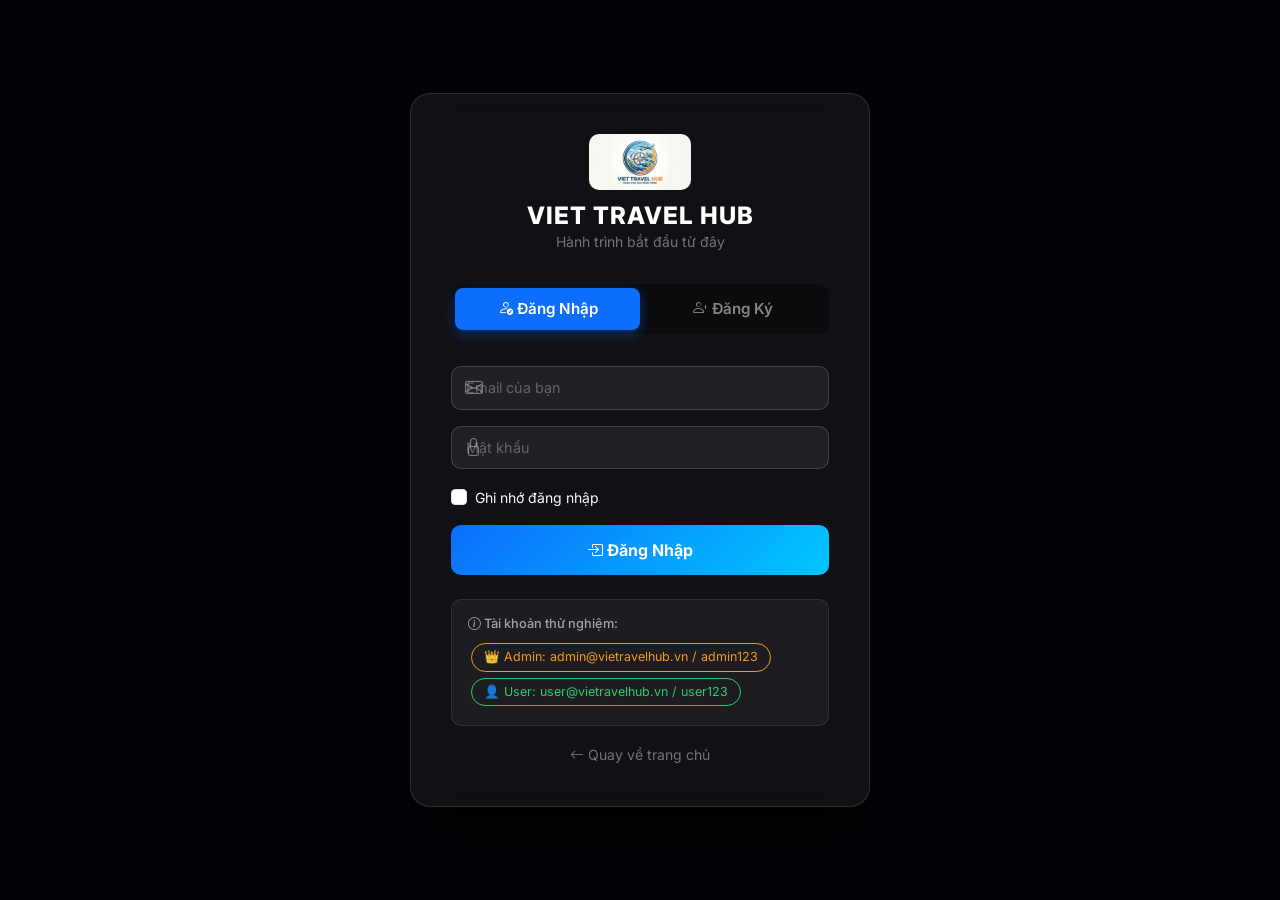
<file: html/admin.html>
<!DOCTYPE html>
<html lang="vi">
<head>
    <meta charset="UTF-8">
    <meta name="viewport" content="width=device-width, initial-scale=1.0">
    <title>Quản Trị - Viet Travel Hub</title>

    <link href="https://cdn.jsdelivr.net/npm/bootstrap@5.0.2/dist/css/bootstrap.min.css" rel="stylesheet" crossorigin="anonymous">
    <link rel="stylesheet" href="https://cdn.jsdelivr.net/npm/bootstrap-icons@1.10.5/font/bootstrap-icons.css">
    <link href="https://fonts.googleapis.com/css2?family=Inter:wght@300;400;500;600;700;800&display=swap" rel="stylesheet">
    <link rel="stylesheet" href="../css/overlay.css">
    <link rel="stylesheet" href="../css/admin.css">

    <!-- Internal CSS cho trang Admin -->
    <style>
        /* ===== SIDEBAR ADMIN ===== */
        .admin-sidebar {
            background: rgba(0, 0, 0, 0.78);
            backdrop-filter: blur(14px);
            -webkit-backdrop-filter: blur(14px);
            border-right: 1px solid rgba(255,255,255,0.1);
            /* Sticky: bắt đầu ngay DƯỚI navbar fixed (72px) */
            position: sticky;
            top: 72px;
            height: calc(100vh - 72px);
            overflow-y: auto;
            z-index: 900;
            padding-top: 16px; /* Chỉ cần khoảng cách nhỏ phía trên */
        }
        .admin-sidebar .nav-link {
            color: rgba(255,255,255,0.7);
            padding: 12px 18px;
            border-radius: 10px;
            margin: 2px 8px;
            transition: all 0.22s ease;
            display: flex;
            align-items: center;
            gap: 8px;
            font-size: 0.93rem;
            font-weight: 500;
            border-left: 3px solid transparent;
        }
        .admin-sidebar .nav-link:hover {
            color: #fff;
            background: rgba(255,255,255,0.1);
            border-left-color: rgba(255,255,255,0.3);
            padding-left: 22px;
        }
        .admin-sidebar .nav-link.active {
            color: #fff;
            background: rgba(13,110,253,0.2);
            border-left: 3px solid #3498db;
            font-weight: 600;
        }
        .admin-sidebar .nav-link.text-danger:hover {
            background: rgba(231,76,60,0.15);
            border-left-color: #e74c3c;
        }

        /* ===== LAYOUT ADMIN ===== */
        .admin-content {
            padding-top: 90px; /* Navbar height + khoảng thở */
            min-height: 100vh;
        }

        /* ===== STAT CARDS ===== */
        .stat-card {
            background: rgba(255,255,255,0.07);
            border-radius: 16px;
            padding: 24px;
            border-left: 5px solid;
            transition: all 0.3s;
            cursor: default;
        }
        .stat-card:hover {
            background: rgba(255,255,255,0.14);
            transform: translateY(-4px);
            box-shadow: 0 12px 30px rgba(0,0,0,0.3);
        }
        .stat-card.primary  { border-color: #0d6efd; }
        .stat-card.success  { border-color: #2ecc71; }
        .stat-card.warning  { border-color: #f39c12; }
        .stat-card.danger   { border-color: #e74c3c; }
        .stat-number {
            font-size: 2.8rem;
            font-weight: 800;
            line-height: 1;
        }
        .stat-label { font-size: 0.9rem; color: rgba(255,255,255,0.6); }

        /* ===== BIỂU ĐỒ ===== */
        .admin-chart-card {
            background: rgba(255,255,255,0.06);
            border: 1px solid rgba(255,255,255,0.1);
            border-radius: 16px;
            padding: 20px;
        }
        .admin-chart-title {
            font-weight: 700;
            color: #fff;
            font-size: 0.95rem;
            margin-bottom: 16px;
        }
        .mini-bar-chart {
            display: flex;
            align-items: flex-end;
            gap: 6px;
            height: 200px;
            padding-top: 10px;
        }
        .mini-bar {
            flex: 1;
            border-radius: 4px 4px 0 0;
            transition: height 0.6s ease;
            cursor: pointer;
        }
        .mini-bar:hover { filter: brightness(1.2); }
        .mini-bar-label {
            font-size: 0.68rem;
            color: rgba(255,255,255,0.45);
            text-align: center;
            margin-top: 4px;
        }

        /* ===== PROGRESS BARS ===== */
        .progress-custom {
            background: rgba(255,255,255,0.1);
            border-radius: 10px;
            height: 8px;
            overflow: hidden;
        }
        .progress-custom .bar {
            height: 100%;
            border-radius: 10px;
            transition: width 0.6s ease;
        }

        /* ===== BẢNG TUYẾN ĐƯỜNG ===== */
        .admin-form-section {
            background: rgba(255,255,255,0.05);
            border-radius: 16px;
            padding: 24px;
            border: 1px solid rgba(255,255,255,0.1);
        }

        /* ===== SCROLL TOP BTN ===== */
        /* (Đã có trong overlay.css – không cần định nghĩa lại) */
    </style>
</head>
<body>

    <!-- NỀN SLIDESHOW -->
    <ul class="slideshow-bg">
        <li></li>
        <li></li>
        <li></li>
        <li></li>
    </ul>
    <div class="overlay" style="background: rgba(0,0,0,0.88);"></div>

    <!-- LOADING CURTAIN -->
    <div class="loader-curtain" id="manHinhCho">
        <i class="bi bi-speedometer2 plane-spinner"></i>
        <h3 class="mt-3 text-white fw-light">Đang vào trang Quản Trị...</h3>
    </div>

    <!-- NAVBAR -->
    <nav class="navbar navbar-expand-lg navbar-dark fixed-top scrolled" id="thanhDieuHuong">
        <div class="container-fluid px-4">
            <a class="navbar-brand" href="../index.html" >
                <i id="navbar-logo-icon" style="display:none;"></i>
                <img src="../img/Logo.jpg" alt="Logo" id="anhLogo"
                     style="height:38px; border-radius:5px; margin-right:10px;">
                VIET TRAVEL HUB
                <span class="badge bg-warning text-dark ms-2" style="font-size:0.65rem;">ADMIN</span>
            </a>
            <div class="d-flex align-items-center gap-3">
                <a class="btn btn-outline-warning btn-sm position-relative" href="cart.html" >
                    <i class="bi bi-cart3"></i>
                    <span class="position-absolute top-0 start-100 translate-middle badge rounded-pill bg-danger" id="soLuongGioHang">0</span>
                </a>
                <div id="khuVucDangNhap" class="d-flex gap-2"></div>
                <a class="btn btn-sm btn-outline-light" href="../index.html" >
                    <i class="bi bi-arrow-left"></i> Quay Về
                </a>
            </div>
        </div>
    </nav>

    <!-- LAYOUT: Sidebar + Nội dung chính -->
    <div class="container-fluid">
        <div class="row">
            <!-- SIDEBAR điều hướng Admin -->
            <div class="col-lg-2 admin-sidebar d-none d-lg-block p-0">
                <ul class="nav flex-column">
                    <li class="nav-item">
                        <a class="nav-link active" href="#" onclick="hienTab('dashboard', this)">
                            <i class="bi bi-speedometer2 me-2"></i> Dashboard
                        </a>
                    </li>
                    <li class="nav-item">
                        <a class="nav-link" href="#" onclick="hienTab('lichsu', this)">
                            <i class="bi bi-clock-history me-2"></i> Lịch Sử Đặt Vé
                        </a>
                    </li>
                    <li class="nav-item">
                        <a class="nav-link" href="#" onclick="hienTab('quanlytuyen', this)">
                            <i class="bi bi-database-fill-add me-2"></i> Quản Lý Tuyến
                        </a>
                    </li>
                    <li class="nav-item">
                        <a class="nav-link" href="#" onclick="hienTab('taikhoan', this)">
                            <i class="bi bi-person-gear me-2"></i> Tài Khoản Admin
                        </a>
                    </li>
                    <li class="nav-item mt-3">
                        <hr class="border-secondary mx-3">
                    </li>
                    <li class="nav-item">
                        <a class="nav-link text-danger" href="#" onclick="dangXuat()">
                            <i class="bi bi-box-arrow-right me-2"></i> Đăng Xuất
                        </a>
                    </li>
                </ul>
            </div>

            <!-- MOBILE NAV: Dropdown thay sidebar cho màn hình nhỏ hơn lg -->
            <div class="col-12 d-lg-none px-3 pt-3">
                <div class="dropdown">
                    <button class="btn btn-outline-light w-100 dropdown-toggle fw-700" type="button"
                            id="dropdownMenuAdmin" data-bs-toggle="dropdown" aria-expanded="false">
                        <i class="bi bi-layout-sidebar-reverse me-2"></i>
                        <span id="tenTabHienTai">Dashboard</span>
                    </button>
                    <ul class="dropdown-menu dropdown-menu-dark w-100" aria-labelledby="dropdownMenuAdmin"
                        style="background: rgba(20,20,40,0.98); backdrop-filter: blur(12px); border: 1px solid rgba(255,255,255,0.12);">
                        <li>
                            <a class="dropdown-item" href="#" onclick="hienTabMobile('dashboard', 'Dashboard')">
                                <i class="bi bi-speedometer2 me-2 text-primary"></i> Dashboard
                            </a>
                        </li>
                        <li>
                            <a class="dropdown-item" href="#" onclick="hienTabMobile('lichsu', 'Lịch Sử Đặt Vé')">
                                <i class="bi bi-clock-history me-2 text-warning"></i> Lịch Sử Đặt Vé
                            </a>
                        </li>
                        <li>
                            <a class="dropdown-item" href="#" onclick="hienTabMobile('quanlytuyen', 'Quản Lý Tuyến')">
                                <i class="bi bi-database-fill-add me-2 text-success"></i> Quản Lý Tuyến
                            </a>
                        </li>
                        <li>
                            <a class="dropdown-item" href="#" onclick="hienTabMobile('taikhoan', 'Tài Khoản Admin')">
                                <i class="bi bi-person-gear me-2 text-info"></i> Tài Khoản Admin
                            </a>
                        </li>
                        <li><hr class="dropdown-divider" style="border-color: rgba(255,255,255,0.1);"></li>
                        <li>
                            <a class="dropdown-item text-danger" href="#" onclick="dangXuat()">
                                <i class="bi bi-box-arrow-right me-2"></i> Đăng Xuất
                            </a>
                        </li>
                    </ul>
                </div>
            </div>

            <!-- NỘI DUNG CHÍNH -->
            <div class="col-lg-10 admin-content px-4">

                <!-- ============================================================
                     TAB 1: DASHBOARD - Tổng Quan
                ============================================================ -->
                <div id="tab-dashboard">
                    <h2 class="fw-bold text-white mb-1">
                        <i class="bi bi-speedometer2 text-warning"></i> Dashboard Quản Trị
                    </h2>
                    <p class="text-secondary mb-5">Tổng quan hoạt động hệ thống Viet Travel Hub</p>

                    <!-- Thống kê tổng quan (CRUD từ localStorage) -->
                    <div class="row g-4 mb-5">
                        <div class="col-md-3">
                            <div class="stat-card primary">
                                <div class="d-flex justify-content-between align-items-start mb-2">
                                    <div>
                                        <div class="stat-number text-primary" id="thongKeDonHang">0</div>
                                        <div class="stat-label">Đơn Hàng</div>
                                    </div>
                                    <i class="bi bi-receipt fs-1 text-primary opacity-50"></i>
                                </div>
                                <div class="text-primary small">Tổng số đơn hàng đã xử lý</div>
                            </div>
                        </div>
                        <div class="col-md-3">
                            <div class="stat-card success">
                                <div class="d-flex justify-content-between align-items-start mb-2">
                                    <div>
                                        <div class="stat-number text-success" id="thongKeDoanhThu">0</div>
                                        <div class="stat-label">Doanh Thu (₫)</div>
                                    </div>
                                    <i class="bi bi-cash-stack fs-1 text-success opacity-50"></i>
                                </div>
                                <div class="text-success small">Tổng doanh thu từ hệ thống</div>
                            </div>
                        </div>
                        <div class="col-md-3">
                            <div class="stat-card warning">
                                <div class="d-flex justify-content-between align-items-start mb-2">
                                    <div>
                                        <div class="stat-number text-warning" id="thongKeVeDaBan">0</div>
                                        <div class="stat-label">Vé Đã Bán</div>
                                    </div>
                                    <i class="bi bi-ticket-perforated fs-1 text-warning opacity-50"></i>
                                </div>
                                <div class="text-warning small">Tổng số vé đã giao dịch thành công</div>
                            </div>
                        </div>
                        <div class="col-md-3">
                            <div class="stat-card danger">
                                <div class="d-flex justify-content-between align-items-start mb-2">
                                    <div>
                                        <div class="stat-number text-danger" id="thongKeTuyen">7</div>
                                        <div class="stat-label">Tuyến Hoạt Động</div>
                                    </div>
                                    <i class="bi bi-map fs-1 text-danger opacity-50"></i>
                                </div>
                                <div class="text-danger small">Máy bay, tàu hỏa, xe khách</div>
                            </div>
                        </div>
                    </div>

                    <!-- Hàng biểu đồ phân tích -->
                    <div class="row g-4 mb-5">
                        <!-- Biểu đồ cột - Doanh Thu 6 tháng -->
                        <div class="col-lg-7">
                            <div class="admin-chart-card">
                                <div class="admin-chart-title"><i class="bi bi-bar-chart-fill text-primary me-2"></i>Doanh Thu 6 Tháng Gần Nhất</div>
                                <div id="bieu-do-doanh-thu">
                                    <div class="text-secondary small text-center py-3">Đang tải biểu đồ...</div>
                                </div>
                            </div>
                        </div>
                        <!-- Biểu đồ tròn + Thống kê loại vé -->
                        <div class="col-lg-5">
                            <div class="admin-chart-card h-100">
                                <div class="admin-chart-title"><i class="bi bi-pie-chart-fill text-warning me-2"></i>Tỷ Lệ Vé Theo Loại</div>
                                <div class="text-center mb-3">
                                    <canvas id="bieuDoTron" width="130" height="130"></canvas>
                                </div>
                                <!-- Legend -->
                                <div class="d-flex flex-column gap-2">
                                    <div class="d-flex align-items-center justify-content-between">
                                        <span class="d-flex align-items-center gap-2 small text-white-50">
                                            <span style="width:10px;height:10px;border-radius:2px;background:#3498db;display:inline-block;"></span>
                                            <i class="bi bi-airplane-fill"></i> Máy Bay
                                        </span>
                                        <div class="d-flex align-items-center gap-2">
                                            <span class="text-white fw-700 small" id="demMayBay">0 vé</span>
                                            <div class="progress-custom" style="width:80px;">
                                                <div class="bar" id="tienDoMayBay" style="width:0%;background:#3498db;"></div>
                                            </div>
                                        </div>
                                    </div>
                                    <div class="d-flex align-items-center justify-content-between">
                                        <span class="d-flex align-items-center gap-2 small text-white-50">
                                            <span style="width:10px;height:10px;border-radius:2px;background:#2ecc71;display:inline-block;"></span>
                                            <i class="bi bi-train-front-fill"></i> Tàu Hỏa
                                        </span>
                                        <div class="d-flex align-items-center gap-2">
                                            <span class="text-white fw-700 small" id="demTauHoa">0 vé</span>
                                            <div class="progress-custom" style="width:80px;">
                                                <div class="bar" id="tienDoTauHoa" style="width:0%;background:#2ecc71;"></div>
                                            </div>
                                        </div>
                                    </div>
                                    <div class="d-flex align-items-center justify-content-between">
                                        <span class="d-flex align-items-center gap-2 small text-white-50">
                                            <span style="width:10px;height:10px;border-radius:2px;background:#e74c3c;display:inline-block;"></span>
                                            <i class="bi bi-bus-front-fill"></i> Xe Khách
                                        </span>
                                        <div class="d-flex align-items-center gap-2">
                                            <span class="text-white fw-700 small" id="demXeKhach">0 vé</span>
                                            <div class="progress-custom" style="width:80px;">
                                                <div class="bar" id="tienDoXeKhach" style="width:0%;background:#e74c3c;"></div>
                                            </div>
                                        </div>
                                    </div>
                                </div>
                            </div>
                        </div>
                    </div>

                    <!-- Bảng đơn hàng gần nhất -->
                    <div class="mb-5">
                        <h4 class="fw-bold text-white mb-3">
                            <i class="bi bi-table text-primary"></i> Đơn Hàng Gần Nhất
                        </h4>
                        <div class="table-responsive">
                            <table class="table bang-tuyen-duong" id="bang-don-hang">
                                <thead>
                                    <tr>
                                        <th>Mã Đơn</th>
                                        <th>Ngày Đặt</th>
                                        <th>Số Vé</th>
                                        <th>Tổng Tiền</th>
                                        <th>Thao Tác</th>
                                    </tr>
                                </thead>
                                <tbody id="tbody-don-hang">
                                    <tr>
                                        <td colspan="5" class="text-center text-secondary py-4">
                                            Chưa có đơn hàng nào được ghi nhận.
                                        </td>
                                    </tr>
                                </tbody>
                            </table>
                        </div>
                    </div>
                </div>

                <!-- ============================================================
                     TAB 2: LỊCH SỬ ĐẶT VÉ (đọc từ localStorage)
                ============================================================ -->
                <div id="tab-lichsu" style="display:none;">
                    <h2 class="fw-bold text-white mb-1">
                        <i class="bi bi-clock-history text-warning"></i> Lịch Sử Đặt Vé
                    </h2>
                    <p class="text-secondary mb-4">Toàn bộ lịch sử giao dịch được lưu trên thiết bị này</p>

                    <div class="d-flex justify-content-end mb-3">
                        <button class="btn btn-outline-danger btn-sm" onclick="xoaTatCaLichSu()">
                            <i class="bi bi-trash3"></i> Xóa Toàn Bộ Lịch Sử
                        </button>
                    </div>

                    <div class="table-responsive">
                        <table class="table bang-tuyen-duong" id="bang-lich-su">
                            <thead>
                                <tr>
                                    <th>#</th>
                                    <th>Mã Đơn</th>
                                    <th>Ngày Mua</th>
                                    <th>Hành Khách</th>
                                    <th>Dịch Vụ</th>
                                    <th>Tổng Tiền</th>
                                    <th>Thao Tác</th>
                                </tr>
                            </thead>
                            <tbody id="tbody-lich-su">
                                <tr>
                                    <td colspan="7" class="text-center text-secondary py-4">Chưa có lịch sử.</td>
                                </tr>
                            </tbody>
                        </table>
                    </div>
                </div>

                <!-- ============================================================
                     TAB 3: QUẢN LÝ TUYẾN ĐƯỜNG (CRUD với localStorage)
                ============================================================ -->
                <div id="tab-quanlytuyen" style="display:none;">
                    <h2 class="fw-bold text-white mb-1">
                        <i class="bi bi-database-fill-add text-warning"></i> Quản Lý Tuyến Đường
                    </h2>
                    <p class="text-secondary mb-4">Thêm, sửa, xóa tuyến đường trong hệ thống</p>

                    <!-- Form thêm tuyến (Create) -->
                    <div class="admin-form-section mb-5">
                        <h5 class="fw-bold text-white mb-4">
                            <i class="bi bi-plus-circle text-success"></i> Thêm Tuyến Đường Mới
                        </h5>
                        <!-- Form validation bằng HTML5 + JS -->
                        <form id="form-them-tuyen" onsubmit="themTuyenMoi(event)">
                            <div class="row g-3">
                                <div class="col-md-4">
                                    <label class="form-label text-light">Tên Tuyến <span class="text-danger">*</span></label>
                                    <input type="text" class="form-control" id="input-ten-tuyen"
                                           placeholder="Ví dụ: SGN → HAN" required
                                           minlength="5" maxlength="50">
                                    <div class="invalid-feedback">Tên tuyến phải có ít nhất 5 ký tự</div>
                                </div>
                                <div class="col-md-2">
                                    <label class="form-label text-light">Loại <span class="text-danger">*</span></label>
                                    <select class="form-select" id="input-loai-tuyen" required>
                                        <option value="">-- Chọn --</option>
                                        <option value="Máy Bay">Máy Bay</option>
                                        <option value="Tàu Hỏa">Tàu Hỏa</option>
                                        <option value="Xe Khách">Xe Khách</option>
                                    </select>
                                </div>
                                <div class="col-md-2">
                                    <label class="form-label text-light">Thời Gian <span class="text-danger">*</span></label>
                                    <input type="text" class="form-control" id="input-tg-chay"
                                           placeholder="Ví dụ: 2h 30p" required>
                                </div>
                                <div class="col-md-2">
                                    <label class="form-label text-light">Giá Từ (₫) <span class="text-danger">*</span></label>
                                    <input type="number" class="form-control" id="input-gia"
                                           placeholder="1200000" min="10000" required>
                                    <div class="invalid-feedback">Giá phải lớn hơn 10,000 ₫</div>
                                </div>
                                <div class="col-md-2 d-flex align-items-end">
                                    <button type="submit" class="btn btn-success w-100">
                                        <i class="bi bi-plus-circle"></i> Thêm Mới
                                    </button>
                                </div>
                            </div>
                        </form>
                    </div>

                    <!-- Bảng danh sách tuyến đường (Read) -->
                    <h5 class="fw-bold text-white mb-3">
                        <i class="bi bi-list-ul text-warning"></i>
                        Danh Sách Tuyến Đường (<span id="so-tuyen">0</span> tuyến)
                    </h5>
                    <div class="table-responsive">
                        <table class="table bang-tuyen-duong">
                            <thead>
                                <tr>
                                    <th>#</th>
                                    <th>Tên Tuyến</th>
                                    <th>Loại</th>
                                    <th>Thời Gian Chạy</th>
                                    <th>Giá Từ</th>
                                    <th>Thao Tác</th>
                                </tr>
                            </thead>
                            <tbody id="tbody-tuyen-duong">
                                <!-- Được JS render vào đây -->
                            </tbody>
                        </table>
                    </div>

                    <!-- MODAL SỬA TUYẾN (Update) -->
                    <div class="modal fade" id="modalSuaTuyen" tabindex="-1">
                        <div class="modal-dialog modal-dialog-centered">
                            <div class="modal-content bg-dark text-white border-primary">
                                <div class="modal-header border-primary">
                                    <h5 class="modal-title fw-bold text-primary">
                                        <i class="bi bi-pencil-fill"></i> Chỉnh Sửa Tuyến Đường
                                    </h5>
                                    <button type="button" class="btn-close btn-close-white" data-bs-dismiss="modal"></button>
                                </div>
                                <div class="modal-body">
                                    <form id="form-sua-tuyen">
                                        <input type="hidden" id="sua-id">
                                        <div class="mb-3">
                                            <label class="form-label text-light">Tên Tuyến</label>
                                            <input type="text" class="form-control" id="sua-ten" required>
                                        </div>
                                        <div class="mb-3">
                                            <label class="form-label text-light">Loại</label>
                                            <select class="form-select" id="sua-loai" required>
                                                <option value="Máy Bay">Máy Bay</option>
                                                <option value="Tàu Hỏa">Tàu Hỏa</option>
                                                <option value="Xe Khách">Xe Khách</option>
                                            </select>
                                        </div>
                                        <div class="mb-3">
                                            <label class="form-label text-light">Thời Gian Chạy</label>
                                            <input type="text" class="form-control" id="sua-tg" required>
                                        </div>
                                        <div class="mb-3">
                                            <label class="form-label text-light">Giá Từ (₫)</label>
                                            <input type="number" class="form-control" id="sua-gia" min="10000" required>
                                        </div>
                                    </form>
                                </div>
                                <div class="modal-footer border-primary">
                                    <button class="btn btn-outline-light" data-bs-dismiss="modal">Hủy</button>
                                    <button class="btn btn-primary" onclick="luuSuaTuyen()">
                                        <i class="bi bi-save"></i> Lưu Thay Đổi
                                    </button>
                                </div>
                            </div>
                        </div>
                    </div>
                </div>

                <!-- ============================================================
                     TAB 4: TÀI KHOẢN ADMIN
                ============================================================ -->
                <div id="tab-taikhoan" style="display:none;">
                    <h2 class="fw-bold text-white mb-1">
                        <i class="bi bi-person-gear text-warning"></i> Quản Lý Tài Khoản Admin
                    </h2>
                    <p class="text-secondary mb-4">Xem và cập nhật thông tin tài khoản quản trị viên</p>

                    <div class="row">
                        <!-- Form xem/sửa thông tin (lưu vào localStorage) -->
                        <div class="col-lg-6">
                            <div class="admin-form-section">
                                <h5 class="fw-bold text-white mb-4">
                                    <i class="bi bi-person-circle text-primary"></i> Thông Tin Tài Khoản
                                </h5>
                                <!-- Form không submit lên server - JS xử lý trực tiếp -->
                                <form id="form-tai-khoan">
                                    <div class="mb-3">
                                        <label class="form-label text-light">Họ và Tên</label>
                                        <input type="text" class="form-control" id="admin-hoten"
                                               placeholder="Nguyễn Lê Anh Khoa">
                                    </div>
                                    <div class="mb-3">
                                        <label class="form-label text-light">Email</label>
                                        <input type="email" class="form-control" id="admin-email"
                                               placeholder="admin@vietravelhub.vn">
                                    </div>
                                    <div class="mb-3">
                                        <label class="form-label text-light">Vai Trò</label>
                                        <!-- Disabled - không cho sửa vai trò -->
                                        <input type="text" class="form-control" value="Quản Trị Viên (Super Admin)" disabled>
                                    </div>
                                    <div class="mb-3">
                                        <label class="form-label text-light">Mật Khẩu Mới</label>
                                        <input type="password" class="form-control" id="admin-matkhau"
                                               placeholder="Để trống nếu không đổi">
                                    </div>
                                    <button type="button" class="btn btn-primary w-100"
                                            onclick="luuThongTinAdmin()">
                                        <i class="bi bi-save"></i> Lưu Thay Đổi
                                    </button>
                                </form>
                            </div>
                        </div>

                        <!-- Thông tin session hiện tại -->
                        <div class="col-lg-6 mt-4 mt-lg-0">
                            <div class="admin-form-section">
                                <h5 class="fw-bold text-white mb-4">
                                    <i class="bi bi-info-circle text-success"></i> Phiên Làm Việc Hiện Tại
                                </h5>
                                <table class="table table-dark table-bordered">
                                    <tbody>
                                        <tr>
                                            <td class="text-secondary fw-bold">Đăng nhập lúc:</td>
                                            <td class="text-light" id="info-gio-dang-nhap">---</td>
                                        </tr>
                                        <tr>
                                            <td class="text-secondary fw-bold">Trình duyệt:</td>
                                            <td class="text-light" id="info-trinh-duyet">---</td>
                                        </tr>
                                        <tr>
                                            <td class="text-secondary fw-bold">Số lần truy cập:</td>
                                            <td class="text-light" id="info-so-lan-truy-cap">---</td>
                                        </tr>
                                        <tr>
                                            <td class="text-secondary fw-bold">Trang admin session:</td>
                                            <td class="text-success fw-bold" id="info-session-hop-le">✅ Hợp lệ</td>
                                        </tr>
                                    </tbody>
                                </table>
                                <button class="btn btn-outline-danger w-100 mt-3" onclick="dangXuat()">
                                    <i class="bi bi-box-arrow-right"></i> Đăng Xuất
                                </button>
                            </div>
                        </div>
                    </div>
                </div>

            </div><!-- End col-lg-10 -->
        </div><!-- End row -->
    </div><!-- End container-fluid -->

    <!-- Toast thông báo (Bootstrap Toast) -->
    <div class="toast-container position-fixed bottom-0 end-0 p-3">
        <div id="toast-thong-bao" class="toast text-white" role="alert">
            <div class="toast-header bg-success text-white" id="toast-header">
                <i class="bi bi-check-circle me-2"></i>
                <strong class="me-auto">Thông báo</strong>
                <button type="button" class="btn-close btn-close-white" data-bs-dismiss="toast"></button>
            </div>
            <div class="toast-body bg-dark" id="toast-noi-dung">
                Thành công!
            </div>
        </div>
    </div>

    <!-- Modal Xem Chi Tiết Đơn Hàng -->
    <div class="modal fade" id="modal-chi-tiet-don" tabindex="-1">
        <div class="modal-dialog modal-lg modal-dialog-centered">
            <div class="modal-content">
                <div class="modal-header">
                    <h5 class="modal-title text-white"><i class="bi bi-receipt-cutoff text-warning me-2"></i>Chi Tiết Đơn Hàng</h5>
                    <button type="button" class="btn-close btn-close-white" data-bs-dismiss="modal"></button>
                </div>
                <div class="modal-body p-4" id="modal-don-body">
                    <!-- JS sẽ điền vào đây -->
                </div>
                <div class="modal-footer">
                    <button type="button" class="btn btn-secondary" data-bs-dismiss="modal">Đóng</button>
                </div>
            </div>
        </div>
    </div>

    <script src="https://cdn.jsdelivr.net/npm/bootstrap@5.0.2/dist/js/bootstrap.bundle.min.js" crossorigin="anonymous"></script>
    <script src="../js/data.js"></script>
    <script src="../js/auth.js"></script>
    <script src="../js/app.js"></script>
    <script src="../js/cart.js"></script>
    <script src="../js/admin.js"></script>
</body>
</html>
</file>
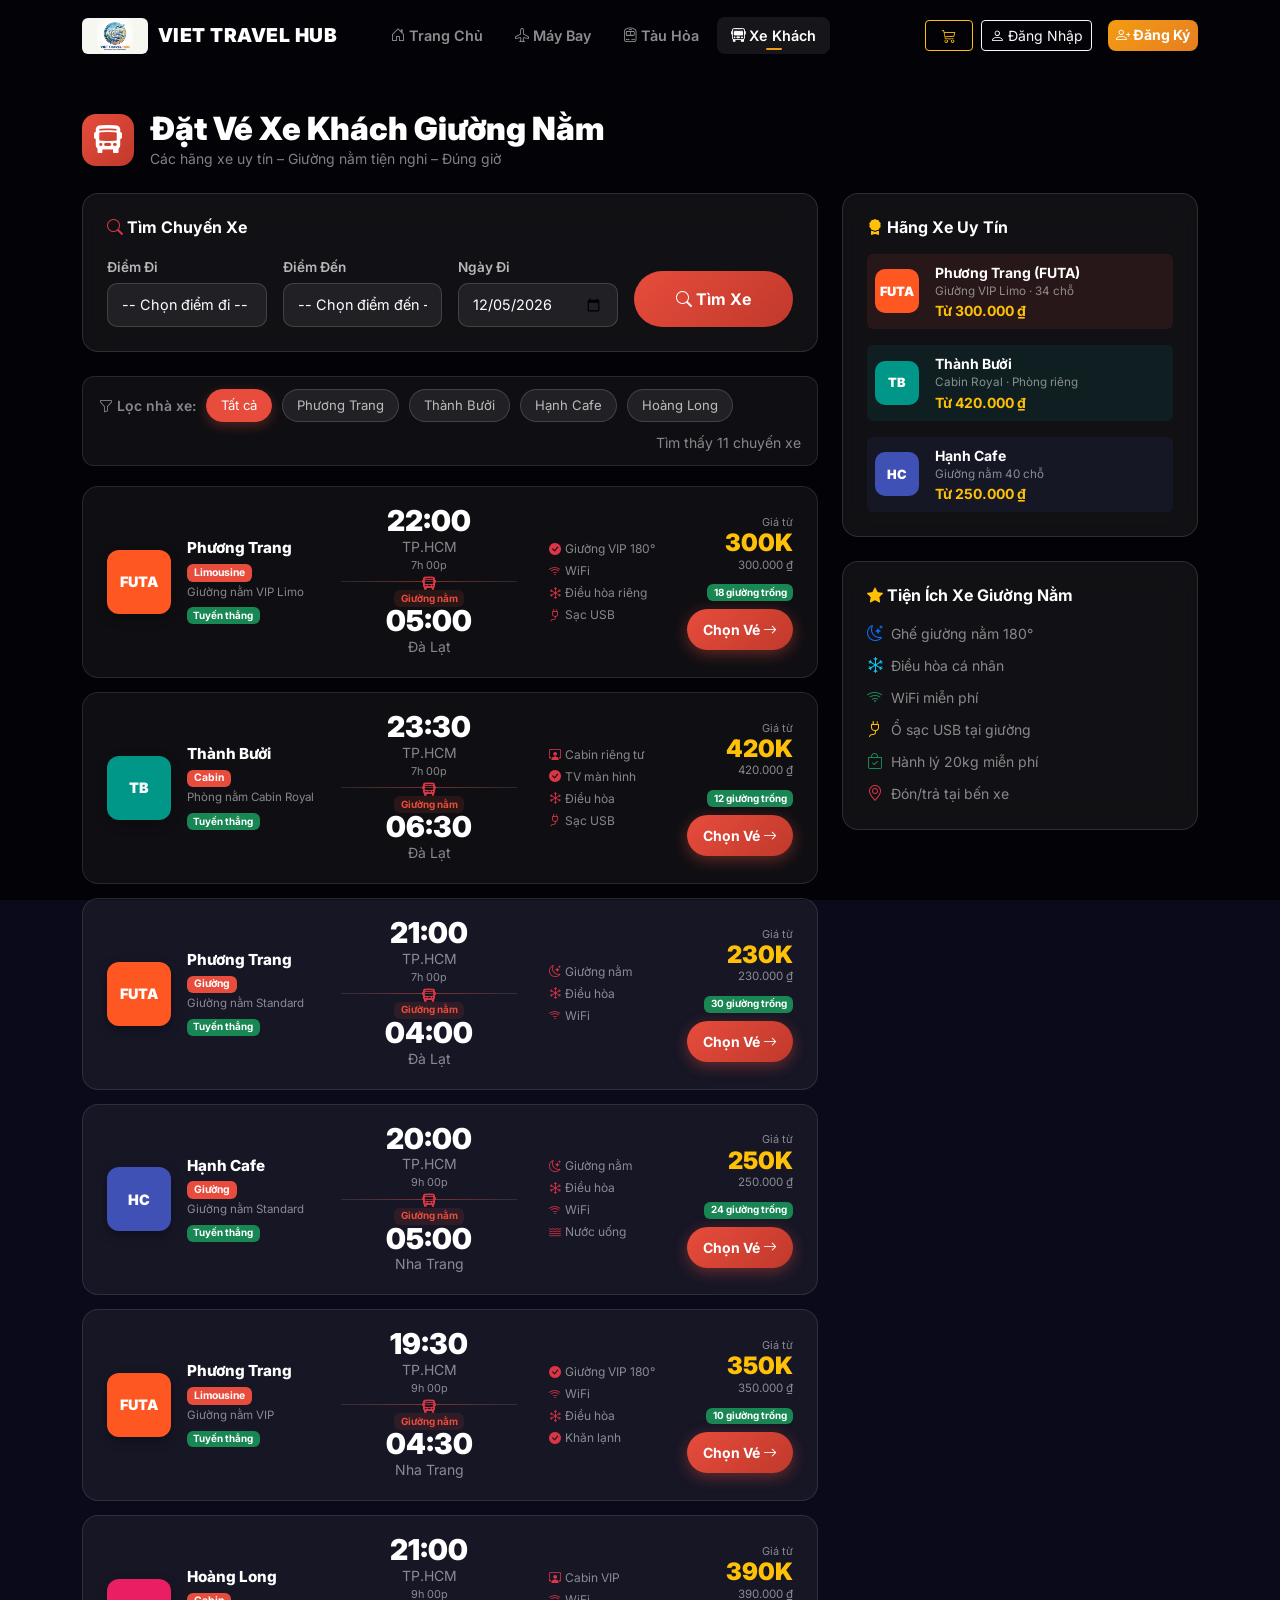
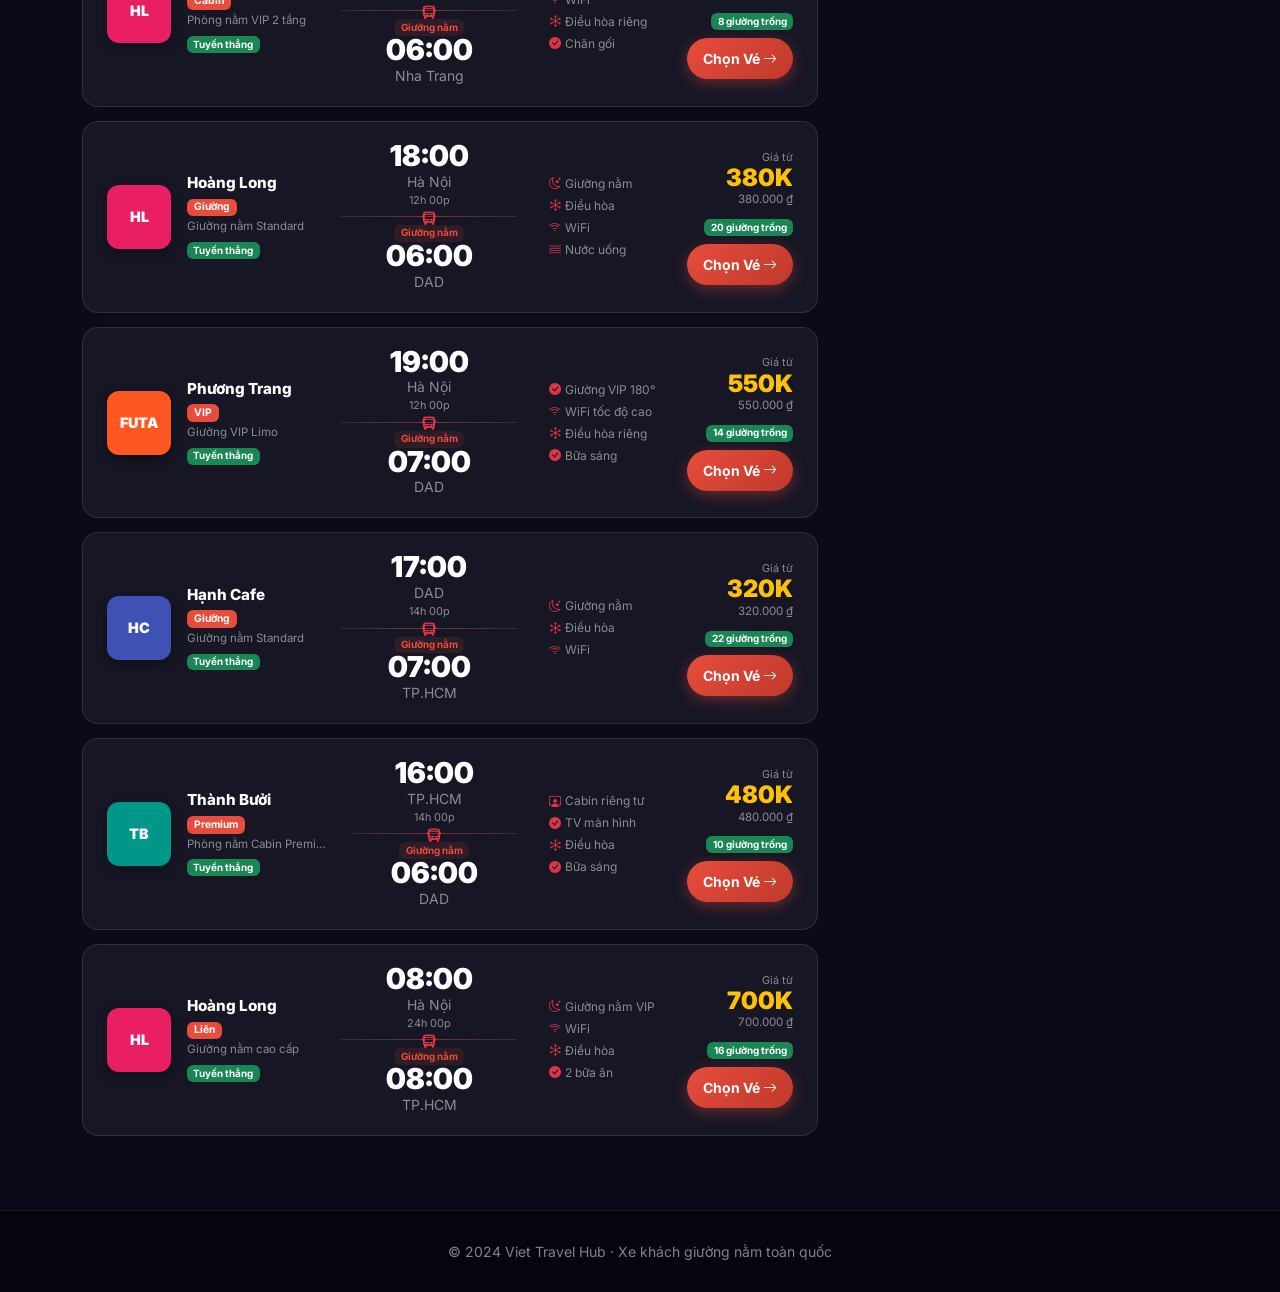
<file: html/bus.html>
<!DOCTYPE html>
<html lang="vi">
<head>
    <meta charset="UTF-8">
    <meta name="viewport" content="width=device-width, initial-scale=1.0">
    <title>Đặt Vé Xe Khách - Viet Travel Hub</title>
    <link href="https://cdn.jsdelivr.net/npm/bootstrap@5.0.2/dist/css/bootstrap.min.css" rel="stylesheet" crossorigin="anonymous">
    <link rel="stylesheet" href="https://cdn.jsdelivr.net/npm/bootstrap-icons@1.10.5/font/bootstrap-icons.css">
    <link href="https://fonts.googleapis.com/css2?family=Inter:wght@300;400;500;600;700;800;900&display=swap" rel="stylesheet">
    <link rel="stylesheet" href="../css/overlay.css">
    <link rel="stylesheet" href="../css/bus.css?v=1.2">
    <style>
        .page-accent { color: #e74c3c; }
        /* Filter bar */
        .filter-bar {
            background: rgba(255,255,255,0.05);
            border: 1px solid rgba(255,255,255,0.1);
            border-radius: 12px; padding: 12px 16px;
            display: flex; flex-wrap: wrap; gap: 10px; align-items: center;
            margin-bottom: 20px;
        }
        .filter-chip {
            padding: 6px 14px; border-radius: 50px;
            background: rgba(255,255,255,0.08);
            border: 1px solid rgba(255,255,255,0.15);
            color: rgba(255,255,255,0.7); font-size: 0.82rem;
            cursor: pointer; transition: all 0.2s;
        }
        .filter-chip:hover, .filter-chip.active {
            background: #e74c3c; border-color: #e74c3c; color: #fff;
            box-shadow: 0 4px 12px rgba(231, 76, 60, 0.3);
        }
    </style>
</head>
<body>
    <ul class="slideshow-bg"><li></li><li></li><li></li><li></li></ul>
    <div class="overlay"></div>
    <div class="loader-curtain" id="manHinhCho">
        <i class="bi bi-bus-front-fill plane-spinner" style="color:#e74c3c;"></i>
        <h3 class="mt-3 text-white fw-light">Đang tải chuyến xe...</h3>
    </div>

    <!-- NAVBAR -->
    <nav class="navbar navbar-expand-lg navbar-dark fixed-top" id="thanhDieuHuong">
        <div class="container">
            <a class="navbar-brand" href="../index.html" onclick="chuyenTrang(event,'../index.html')">
                <img src="../img/Logo.jpg" alt="Logo" style="height:36px;border-radius:6px;" onerror="this.style.display='none'">
                VIET TRAVEL HUB
            </a>
            <button class="navbar-toggler border-0" type="button" data-bs-toggle="collapse" data-bs-target="#menuChinh">
                <span class="navbar-toggler-icon"></span>
            </button>
            <div class="collapse navbar-collapse justify-content-center" id="menuChinh">
                <ul class="navbar-nav align-items-lg-center gap-1 me-auto ms-lg-4">
                    <li class="nav-item"><a class="nav-link" href="../index.html" onclick="chuyenTrang(event,'../index.html')"><i class="bi bi-house-door"></i> Trang Chủ</a></li>
                    <li class="nav-item"><a class="nav-link" href="flight.html" onclick="chuyenTrang(event,'flight.html')"><i class="bi bi-airplane"></i> Máy Bay</a></li>
                    <li class="nav-item"><a class="nav-link" href="train.html" onclick="chuyenTrang(event,'train.html')"><i class="bi bi-train-front"></i> Tàu Hỏa</a></li>
                    <li class="nav-item"><a class="nav-link active" href="bus.html"><i class="bi bi-bus-front"></i> Xe Khách</a></li>
                </ul>
                <div class="d-flex align-items-center gap-2 mt-3 mt-lg-0">
                    <a class="btn btn-outline-warning btn-sm px-3 position-relative" href="cart.html" onclick="chuyenTrang(event,'cart.html')">
                        <i class="bi bi-cart3"></i>
                        <span class="position-absolute top-0 start-100 translate-middle badge rounded-pill bg-danger" id="soLuongGioHang">0</span>
                    </a>
                    <div id="khuVucDangNhap" class="d-flex gap-2"></div>
                </div>
            </div>
        </div>
    </nav>

    <section class="container" style="padding-top:110px; min-height:100vh;">
        <!-- Tiêu đề -->
        <div class="d-flex align-items-center gap-3 mb-4">
            <div style="width:52px;height:52px;background:linear-gradient(135deg,#e74c3c,#c0392b);border-radius:14px;display:flex;align-items:center;justify-content:center;">
                <i class="bi bi-bus-front-fill text-white fs-3"></i>
            </div>
            <div>
                <h2 class="fw-900 text-white mb-0">Đặt Vé Xe Khách Giường Nằm</h2>
                <p class="text-white-50 mb-0 small">Các hãng xe uy tín – Giường nằm tiện nghi – Đúng giờ</p>
            </div>
        </div>

        <div class="row g-4">
            <div class="col-lg-8">
                <!-- Form tìm xe -->
                <div class="glass-panel mb-4">
                    <h6 class="fw-700 text-white mb-3"><i class="bi bi-search text-danger"></i> Tìm Chuyến Xe</h6>
                    <form id="bus-search-form" onsubmit="timXe(event)">
                        <div class="row g-3">
                            <div class="col-md-3">
                                <label class="form-label">Điểm Đi</label>
                                <select class="form-select" id="xeKhachTu">
                                    <option value="">-- Chọn điểm đi --</option>
                                    <option value="SGN">🚌 TP. Hồ Chí Minh</option>
                                    <option value="DLI">🚌 Đà Lạt</option>
                                    <option value="CXR">🚌 Nha Trang</option>
                                </select>
                            </div>
                            <div class="col-md-3">
                                <label class="form-label">Điểm Đến</label>
                                <select class="form-select" id="xeKhachDen">
                                    <option value="">-- Chọn điểm đến --</option>
                                    <option value="DLI">🚌 Đà Lạt</option>
                                    <option value="CXR">🚌 Nha Trang</option>
                                    <option value="SGN">🚌 TP. Hồ Chí Minh</option>
                                </select>
                            </div>
                            <div class="col-md-3">
                                <label class="form-label">Ngày Đi</label>
                                <input type="date" class="form-control" id="xeKhachNgay">
                            </div>
                            <div class="col-md-3 d-flex align-items-end">
                                <button type="submit" class="btn w-100 py-3 fw-700" style="background:linear-gradient(135deg,#e74c3c,#c0392b);color:#fff;border-radius:50px;border:none;">
                                    <i class="bi bi-search"></i> Tìm Xe
                                </button>
                            </div>
                        </div>
                    </form>
                </div>

                <!-- FILTER BAR -->
                <div class="filter-bar">
                    <span class="text-white-50 small fw-600"><i class="bi bi-funnel"></i> Lọc nhà xe:</span>
                    <span class="filter-chip active" onclick="locHang(this,'')">Tất cả</span>
                    <span class="filter-chip" onclick="locHang(this,'Phương Trang')">Phương Trang</span>
                    <span class="filter-chip" onclick="locHang(this,'Thành Bưởi')">Thành Bưởi</span>
                    <span class="filter-chip" onclick="locHang(this,'Hạnh Cafe')">Hạnh Cafe</span>
                    <span class="filter-chip" onclick="locHang(this,'Hoàng Long')">Hoàng Long</span>
                    <span class="ms-auto text-white-50 small" id="so-ket-qua">Đang tải...</span>
                </div>

                <!-- Kết quả xe khách -->
                <div id="bus-results">
                    <div class="text-center py-5">
                        <i class="bi bi-bus-front text-danger" style="font-size:3rem;opacity:0.4;"></i>
                        <p class="text-white-50 mt-2">Nhập thông tin và bấm Tìm Xe</p>
                    </div>
                </div>
            </div>

            <div class="col-lg-4">
                <!-- Các hãng xe nổi bật -->
                <div class="glass-panel mb-4">
                    <h6 class="fw-700 text-white mb-3"><i class="bi bi-award-fill text-warning"></i> Hãng Xe Uy Tín</h6>
                    <div class="d-flex flex-column gap-3">
                        <div class="d-flex align-items-center gap-3 p-2 rounded" style="background:rgba(231,76,60,0.1);">
                            <div style="width:44px;height:44px;background:#ff5722;border-radius:10px;display:flex;align-items:center;justify-content:center;color:#fff;font-weight:900;font-size:0.8rem;">FUTA</div>
                            <div>
                                <div class="fw-700 text-white small">Phương Trang (FUTA)</div>
                                <div class="text-white-50" style="font-size:0.73rem;">Giường VIP Limo · 34 chỗ</div>
                                <div class="text-warning small fw-700">Từ 300.000 ₫</div>
                            </div>
                        </div>
                        <div class="d-flex align-items-center gap-3 p-2 rounded" style="background:rgba(0,150,136,0.1);">
                            <div style="width:44px;height:44px;background:#009688;border-radius:10px;display:flex;align-items:center;justify-content:center;color:#fff;font-weight:900;font-size:0.8rem;">TB</div>
                            <div>
                                <div class="fw-700 text-white small">Thành Bưởi</div>
                                <div class="text-white-50" style="font-size:0.73rem;">Cabin Royal · Phòng riêng</div>
                                <div class="text-warning small fw-700">Từ 420.000 ₫</div>
                            </div>
                        </div>
                        <div class="d-flex align-items-center gap-3 p-2 rounded" style="background:rgba(63,81,181,0.1);">
                            <div style="width:44px;height:44px;background:#3f51b5;border-radius:10px;display:flex;align-items:center;justify-content:center;color:#fff;font-weight:900;font-size:0.8rem;">HC</div>
                            <div>
                                <div class="fw-700 text-white small">Hạnh Cafe</div>
                                <div class="text-white-50" style="font-size:0.73rem;">Giường nằm 40 chỗ</div>
                                <div class="text-warning small fw-700">Từ 250.000 ₫</div>
                            </div>
                        </div>
                    </div>
                </div>

                <!-- Tiện ích xe khách -->
                <div class="glass-panel">
                    <h6 class="fw-700 text-white mb-3"><i class="bi bi-star-fill text-warning"></i> Tiện Ích Xe Giường Nằm</h6>
                    <div class="d-flex flex-column gap-2">
                        <div class="d-flex align-items-center gap-2"><i class="bi bi-moon-stars text-primary"></i><span class="text-white-50 small">Ghế giường nằm 180°</span></div>
                        <div class="d-flex align-items-center gap-2"><i class="bi bi-snow text-info"></i><span class="text-white-50 small">Điều hòa cá nhân</span></div>
                        <div class="d-flex align-items-center gap-2"><i class="bi bi-wifi text-success"></i><span class="text-white-50 small">WiFi miễn phí</span></div>
                        <div class="d-flex align-items-center gap-2"><i class="bi bi-plug text-warning"></i><span class="text-white-50 small">Ổ sạc USB tại giường</span></div>
                        <div class="d-flex align-items-center gap-2"><i class="bi bi-bag-check text-success"></i><span class="text-white-50 small">Hành lý 20kg miễn phí</span></div>
                        <div class="d-flex align-items-center gap-2"><i class="bi bi-geo-alt text-danger"></i><span class="text-white-50 small">Đón/trả tại bến xe</span></div>
                    </div>
                </div>
            </div>
        </div>
    </section>

    <!-- MODAL CHỌN GIƯỜNG XE KHÁCH -->
    <div class="modal fade" id="busSeatModal" tabindex="-1" aria-hidden="true">
        <div class="modal-dialog modal-lg modal-dialog-centered modal-dialog-scrollable">
            <div class="modal-content">
                <div class="modal-header" style="background:linear-gradient(135deg,#e74c3c,#c0392b);">
                    <div>
                        <h5 class="modal-title fw-800 text-white mb-0">
                            <i class="bi bi-bus-front-fill"></i> Chọn Giường Nằm
                        </h5>
                        <div class="text-white opacity-75 small" id="bus-modal-info">---</div>
                    </div>
                    <button type="button" class="btn-close btn-close-white" data-bs-dismiss="modal"></button>
                </div>
                <div class="modal-body p-3" style="background:#111122;">
                    <!-- Chú thích -->
                    <div class="seat-legend mb-4" style="background: rgba(255,255,255,0.04); border: 1px solid rgba(255,255,255,0.08); color: #fff;">
                        <div class="legend-item">
                            <div class="legend-dot" style="background:rgba(255,255,255,0.05); border-color:rgba(255,255,255,0.15);"></div>
                            <span>Còn Trống</span>
                        </div>
                        <div class="legend-item">
                            <div class="legend-dot" style="background:linear-gradient(135deg,#e74c3c,#c0392b); border-color:#e74c3c;"></div>
                            <span>Đang Chọn</span>
                        </div>
                        <div class="legend-item">
                            <div class="legend-dot" style="background:rgba(255,255,255,0.02); border-color:rgba(255,255,255,0.05);"></div>
                            <span>Đã Đặt</span>
                        </div>
                    </div>

                    <!-- Tab chọn tầng -->
                    <ul class="nav nav-pills justify-content-center mb-4 gap-2" id="bus-tang-tab" role="tablist">
                        <li class="nav-item" role="presentation">
                            <button class="nav-link active px-4 fw-700" data-bs-toggle="pill"
                                    data-bs-target="#tang-duoi" type="button">
                                <i class="bi bi-arrow-down-circle-fill me-1"></i> Tầng Dưới
                            </button>
                        </li>
                        <li class="nav-item" role="presentation">
                            <button class="nav-link px-4 fw-700" data-bs-toggle="pill"
                                    data-bs-target="#tang-tren" type="button">
                                <i class="bi bi-arrow-up-circle-fill me-1"></i> Tầng Trên
                            </button>
                        </li>
                    </ul>

                    <div class="tab-content">
                        <div class="tab-pane fade show active" id="tang-duoi" role="tabpanel">
                            <div class="d-flex justify-content-center">
                                <div class="bus-vehicle">
                                    <div id="bus-map-lower"></div>
                                </div>
                            </div>
                        </div>
                        <div class="tab-pane fade" id="tang-tren" role="tabpanel">
                            <div class="d-flex justify-content-center">
                                <div class="bus-vehicle">
                                    <div id="bus-map-upper"></div>
                                </div>
                            </div>
                        </div>
                    </div>
                </div>
                <div class="modal-footer justify-content-between" style="background:#1a1a2e;border-top:1px solid rgba(255,255,255,0.1);">
                    <div class="text-white-50 small" id="bus-seat-info-selected">Chưa chọn giường</div>
                    <div class="d-flex gap-2">
                        <button class="btn btn-outline-light" data-bs-dismiss="modal">Hủy</button>
                        <button class="btn fw-700 px-4" id="btn-confirm-bus" onclick="xacNhanDatXe()" disabled
                                style="background:linear-gradient(135deg,#e74c3c,#c0392b);color:#fff;border:none;">
                            Xác Nhận Đặt
                        </button>
                    </div>
                </div>
            </div>
        </div>
    </div>

    <footer style="padding:30px 0;border-top:1px solid rgba(255,255,255,0.08);margin-top:60px;">
        <div class="container text-center">
            <p class="text-white-50 small mb-0">© 2024 Viet Travel Hub · Xe khách giường nằm toàn quốc</p>
        </div>
    </footer>

    <script src="https://cdn.jsdelivr.net/npm/bootstrap@5.0.2/dist/js/bootstrap.bundle.min.js" crossorigin="anonymous"></script>
    <script src="../js/data.js"></script>
    <script src="../js/auth.js"></script>
    <script src="../js/app.js"></script>
    <script src="../js/cart.js"></script>
    <script src="../js/bus.js?v=1.2"></script>
</body>
</html>
</file>
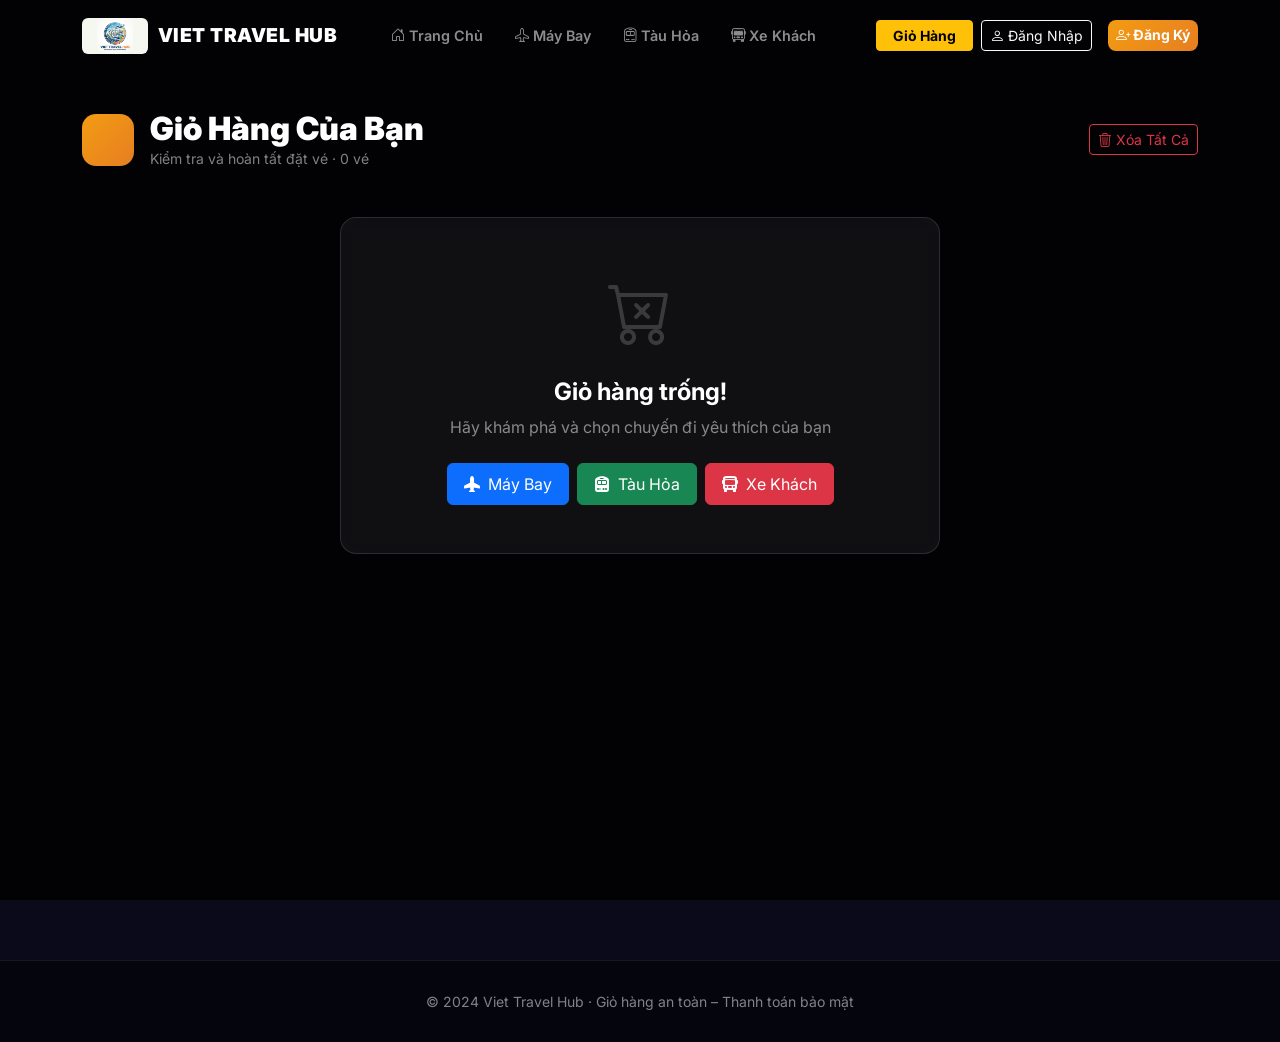
<file: html/cart.html>
<!DOCTYPE html>
<html lang="vi">
<head>
    <meta charset="UTF-8">
    <meta name="viewport" content="width=device-width, initial-scale=1.0">
    <title>Giỏ Hàng - Viet Travel Hub</title>
    <link href="https://cdn.jsdelivr.net/npm/bootstrap@5.0.2/dist/css/bootstrap.min.css" rel="stylesheet" crossorigin="anonymous">
    <link rel="stylesheet" href="https://cdn.jsdelivr.net/npm/bootstrap-icons@1.10.5/font/bootstrap-icons.css">
    <link href="https://fonts.googleapis.com/css2?family=Inter:wght@300;400;500;600;700;800;900&display=swap" rel="stylesheet">
    <link rel="stylesheet" href="../css/overlay.css">
    <link rel="stylesheet" href="../css/cart.css">
</head>
<body>
    <ul class="slideshow-bg"><li></li><li></li><li></li><li></li></ul>
    <div class="overlay cart-overlay"></div>

    <div class="loader-curtain" id="manHinhCho">
        <i class="bi bi-cart3 plane-spinner"></i>
        <h3 class="mt-3 text-white fw-light">Đang tải giỏ hàng...</h3>
    </div>

    <!-- NAVBAR -->
    <nav class="navbar navbar-expand-lg navbar-dark fixed-top scrolled" id="thanhDieuHuong">
        <div class="container">
            <a class="navbar-brand" href="../index.html" >
                <img src="../img/Logo.jpg" alt="Logo" class="navbar-logo" onerror="this.style.display='none'">
                VIET TRAVEL HUB
            </a>
            <button class="navbar-toggler border-0" type="button" data-bs-toggle="collapse" data-bs-target="#menuChinh">
                <span class="navbar-toggler-icon"></span>
            </button>
            <div class="collapse navbar-collapse justify-content-center" id="menuChinh">
                <ul class="navbar-nav align-items-lg-center gap-1 me-auto ms-lg-4">
                    <li class="nav-item"><a class="nav-link" href="../index.html" ><i class="bi bi-house-door"></i> Trang Chủ</a></li>
                    <li class="nav-item"><a class="nav-link" href="flight.html" ><i class="bi bi-airplane"></i> Máy Bay</a></li>
                    <li class="nav-item"><a class="nav-link" href="train.html" ><i class="bi bi-train-front"></i> Tàu Hỏa</a></li>
                    <li class="nav-item"><a class="nav-link" href="bus.html" ><i class="bi bi-bus-front"></i> Xe Khách</a></li>
                </ul>
                <div class="d-flex align-items-center gap-2 mt-3 mt-lg-0">
                    <a class="btn btn-warning btn-sm px-3 position-relative fw-700" href="cart.html">
                        <i class="bi bi-cart3-fill"></i> Giỏ Hàng
                        <span class="position-absolute top-0 start-100 translate-middle badge rounded-pill bg-danger" id="soLuongGioHang">0</span>
                    </a>
                    <div id="khuVucDangNhap" class="d-flex gap-2"></div>
                </div>
            </div>
        </div>
    </nav>

    <!-- NỘI DUNG GIỎ HÀNG -->
    <section class="container cart-section">

        <!-- Tiêu đề -->
        <div class="d-flex align-items-center gap-3 mb-5">
            <div class="cart-title-icon">
                <i class="bi bi-cart3-fill text-white fs-3"></i>
            </div>
            <div>
                <h2 class="fw-900 text-white mb-0">Giỏ Hàng Của Bạn</h2>
                <p class="text-white-50 mb-0 small">Kiểm tra và hoàn tất đặt vé · <span id="so-ve-text">0 vé</span></p>
            </div>
            <div class="ms-auto d-none d-md-block">
                <button class="btn btn-outline-danger btn-sm" onclick="xoaHetGio()">
                    <i class="bi bi-trash3"></i> Xóa Tất Cả
                </button>
            </div>
        </div>

        <!-- Trạng thái giỏ trống -->
        <div id="thongBaoGioRong" class="an">
            <div class="glass-panel text-center py-5 mx-auto cart-empty-panel">
                <i class="bi bi-cart-x text-white-50 cart-empty-icon"></i>
                <h4 class="text-white mt-3 mb-2 fw-700">Giỏ hàng trống!</h4>
                <p class="text-white-50 mb-4">Hãy khám phá và chọn chuyến đi yêu thích của bạn</p>
                <div class="d-flex justify-content-center gap-2 flex-wrap">
                    <a href="flight.html" class="btn btn-primary px-3 py-2" >
                        <i class="bi bi-airplane-fill me-1"></i> Máy Bay
                    </a>
                    <a href="train.html" class="btn btn-success px-3 py-2" >
                        <i class="bi bi-train-front-fill me-1"></i> Tàu Hỏa
                    </a>
                    <a href="bus.html" class="btn btn-danger px-3 py-2" >
                        <i class="bi bi-bus-front-fill me-1"></i> Xe Khách
                    </a>
                </div>
            </div>
        </div>

        <div id="khung-dat-hang" class="an">
            <div class="row g-4">
                <!-- CỘT TRÁI: Danh sách vé + Form hành khách -->
                <div class="col-lg-7">

                    <!-- Danh sách vé -->
                    <h5 class="fw-700 text-white mb-3">
                        <i class="bi bi-ticket-perforated-fill text-warning me-2"></i>Vé Đã Chọn
                    </h5>
                    <div id="gio-hang-container">
                        <!-- cart.js render vào đây -->
                    </div>

                    <!-- FORM THÔNG TIN HÀNH KHÁCH -->
                    <div class="glass-panel mt-4">
                        <h5 class="fw-700 text-white mb-4">
                            <i class="bi bi-person-vcard-fill text-primary me-2"></i>Thông Tin Hành Khách
                        </h5>

                        <div class="row g-3">
                            <div class="col-md-6">
                                <label class="order-form-label">Họ Và Tên <span class="req-star">*</span></label>
                                <input type="text" class="form-control" id="hk-hoten"
                                       placeholder="Nguyễn Văn An" autocomplete="name">
                            </div>
                            <div class="col-md-6">
                                <label class="order-form-label">Số Điện Thoại <span class="req-star">*</span></label>
                                <input type="tel" class="form-control" id="hk-sdt"
                                       placeholder="0912 345 678" autocomplete="tel">
                            </div>
                            <div class="col-md-6">
                                <label class="order-form-label">Email Nhận Vé <span class="req-star">*</span></label>
                                <input type="email" class="form-control" id="hk-email"
                                       placeholder="email@example.com" autocomplete="email">
                            </div>
                            <div class="col-md-6">
                                <label class="order-form-label">CCCD / CMND <span class="req-star">*</span></label>
                                <input type="text" class="form-control" id="hk-cmnd"
                                       placeholder="001234567890" maxlength="12">
                            </div>
                            <div class="col-md-6">
                                <label class="order-form-label">Ngày Sinh</label>
                                <input type="date" class="form-control" id="hk-ngaysinh">
                            </div>
                            <div class="col-md-6">
                                <label class="order-form-label">Giới Tính</label>
                                <select class="form-select" id="hk-gioitinh">
                                    <option value="nam">Nam</option>
                                    <option value="nu">Nữ</option>
                                    <option value="khac">Khác</option>
                                </select>
                            </div>
                            <div class="col-12">
                                <label class="order-form-label">Ghi Chú</label>
                                <textarea class="form-control" id="hk-ghichu"
                                          rows="2" placeholder="Yêu cầu đặc biệt, hỗ trợ người khuyết tật..."></textarea>
                            </div>
                        </div>
                    </div>

                    <!-- PHƯƠNG THỨC THANH TOÁN -->
                    <div class="glass-panel mt-4">
                        <h5 class="fw-700 text-white mb-4">
                            <i class="bi bi-credit-card-2-front-fill text-success me-2"></i>Phương Thức Thanh Toán
                        </h5>
                        <!-- Phương thức thanh toán -->
                        <label class="payment-method">
                            <input type="radio" name="thanh-toan" value="bank" checked onchange="capNhatTongThanhToan()">
                            <!-- Logo Ngân Hàng -->
                            <img src="../img/Vi-VNPay.jpg" class="payment-logo" alt="VNPAY">
                            <div class="payment-text">
                                <div class="fw-600 text-white payment-name">Chuyển Khoản Ngân Hàng</div>
                                <div class="text-white-50 small">VCB &middot; Techcombank &middot; BIDV &middot; MB Bank</div>
                            </div>
                        </label>
                        <label class="payment-method">
                            <input type="radio" name="thanh-toan" value="momo" onchange="capNhatTongThanhToan()">
                            <!-- Logo MoMo -->
                            <img src="../img/Vi-Momo.jpg" class="payment-logo" alt="MoMo">
                            <div class="payment-text">
                                <div class="fw-600 text-white payment-name"><span class="txt-momo">Mo</span><span class="txt-momo">Mo</span> <span class="badge bg-success ms-1 badge-mini">-5%</span></div>
                                <div class="text-white-50 small">Giảm ngay 5% tổng đơn • Thanh toán qua QR</div>
                            </div>
                        </label>
                        <label class="payment-method">
                            <input type="radio" name="thanh-toan" value="card" onchange="capNhatTongThanhToan()">
                            <!-- Logo Visa/Mastercard -->
                            <img src="../img/Logo.jpg" class="payment-logo" alt="Visa">
                            <div class="payment-text">
                                <div class="fw-600 text-white payment-name">Thẻ Tín Dụng / Ghi Nợ</div>
                                <div class="text-white-50 small">Visa &middot; Mastercard &middot; JCB &middot; NAPAS</div>
                            </div>
                        </label>
                        <label class="payment-method">
                            <input type="radio" name="thanh-toan" value="zalopay" onchange="capNhatTongThanhToan()">
                            <!-- Logo ZaloPay -->
                            <img src="../img/Vi-ZaloPay.jpg" class="payment-logo" alt="ZaloPay">
                            <div class="payment-text">
                                <div class="fw-600 text-white payment-name"><span class="txt-zalo">Zalo</span><span class="text-white">Pay</span></div>
                                <div class="text-white-50 small">Thanh toán qua ứng dụng Zalo</div>
                            </div>
                        </label>
                    </div><!-- /glass-panel thanh toán -->
                </div>

                <!-- CỘT PHẢI: Tóm tắt đơn hàng -->
                <div class="col-lg-5">
                    <div class="summary-card">
                        <h5 class="fw-700 text-white mb-4">
                            <i class="bi bi-receipt text-warning me-2"></i>Tóm Tắt Đơn Hàng
                        </h5>

                        <!-- Bảng tóm tắt kiểu biên lai (tự thiết kế, không dùng table-dark mặc định) -->
                        <table class="receipt-table" id="bang-tom-tat">
                            <tbody id="tom-tat-body">
                                <!-- cart.js render -->
                            </tbody>
                        </table>

                        <hr class="hr-faint">

                        <!-- Phí dịch vụ -->
                        <div class="d-flex justify-content-between mb-2">
                            <span class="text-white-50 small">Giá vé</span>
                            <span class="text-white fw-700 receipt-mono text-nowrap" id="tong-tien-gioHang">0 ₫</span>
                        </div>
                        <div class="d-flex justify-content-between mb-2">
                            <span class="text-white-50 small">Phí dịch vụ</span>
                            <span class="text-success small fw-600">Miễn phí</span>
                        </div>
                        <div class="d-flex justify-content-between mb-2">
                            <span class="text-white-50 small">Thuế VAT</span>
                            <span class="text-success small fw-600">Đã bao gồm</span>
                        </div>
                        <!-- Dòng giảm giá MoMo (ẩn khi không áp dụng — JS bật bằng style.display) -->
                        <div class="d-flex justify-content-between mb-2 an" id="dong-giam-gia">
                            <span class="text-white-50 small"><i class="bi bi-piggy-bank-fill text-success me-1"></i>Giảm giá MoMo (5%)</span>
                            <span class="text-success fw-700 receipt-mono text-nowrap" id="tien-giam-gia">-0 ₫</span>
                        </div>

                        <hr class="hr-faint">

                        <div class="d-flex justify-content-between align-items-center mb-3">
                            <span class="fw-700 text-white">Tổng Thanh Toán</span>
                            <span class="fw-900 text-warning fs-5 receipt-mono text-nowrap" id="tong-thanh-toan">0 ₫</span>
                        </div>

                        <!-- Dấu mộc biên lai -->
                        <div class="text-center mb-4">
                            <span class="receipt-stamp"><i class="bi bi-patch-check"></i> Viet Travel Hub</span>
                        </div>

                        <!-- Nút đặt hàng -->
                        <button class="btn btn-custom w-100 py-3 fw-800 fs-5 mb-3" onclick="datHang()">
                            <i class="bi bi-check2-circle me-2"></i>Hoàn Tất Đặt Vé
                        </button>

                        <p class="text-white-50 text-center txt-sm">
                            <i class="bi bi-shield-check text-success me-1"></i>
                            Thanh toán được bảo mật bởi SSL 256-bit
                        </p>

                        <!-- Ưu đãi -->
                        <div class="p-3 rounded mt-2 uudai-box">
                            <div class="fw-600 text-success small mb-1"><i class="bi bi-gift-fill me-1"></i>Ưu Đãi Hiện Tại</div>
                            <div class="text-white-50 small">Miễn phí đặt vé · Không phí ẩn · Hoàn tiền 100% nếu hủy đúng hạn</div>
                        </div>
                    </div>
                </div>
            </div>
        </div>
    </section>

    <!-- MODAL ĐẶT VÉ THÀNH CÔNG -->
    <div class="modal fade" id="modal-thanh-cong" tabindex="-1" data-bs-backdrop="static">
        <div class="modal-dialog modal-dialog-centered modal-lg">
            <div class="modal-content">
                <div class="modal-body p-4" id="modal-success-body">
                    <!-- cart.js fill vào -->
                </div>
                <div class="modal-footer justify-content-center gap-3">
                    <button class="btn btn-outline-light" data-bs-dismiss="modal">Đóng</button>
                    <a class="btn btn-success px-4 fw-700" id="btn-xem-hoadon" href="hoadon.html">
                        <i class="bi bi-receipt-cutoff"></i> Xem &amp; In Hóa Đơn
                    </a>
                    <button class="btn btn-custom px-4 fw-700" >
                        <i class="bi bi-house-door"></i> Về Trang Chủ
                    </button>
                </div>
            </div>
        </div>
    </div>

    <!-- MODAL ĐỔI CHỖ NGỒI (ngay trong giỏ hàng – hỗ trợ máy bay/tàu/xe) -->
    <div class="modal fade" id="modal-doi-cho" tabindex="-1" aria-hidden="true">
        <div class="modal-dialog modal-dialog-centered modal-dialog-scrollable modal-narrow">
            <div class="modal-content">
                <div class="modal-header dc-header-default" id="doi-cho-modal-header">
                    <div>
                        <h5 class="modal-title fw-800 text-white mb-0">
                            <i class="bi bi-arrow-left-right"></i> Đổi Chỗ Ngồi
                        </h5>
                        <div class="text-white opacity-75 small" id="doi-cho-info">---</div>
                    </div>
                    <button type="button" class="btn-close btn-close-white" data-bs-dismiss="modal"></button>
                </div>
                <div class="modal-body p-3 seat-modal-body">
                    <!-- Chú thích chỗ ngồi – cart.js điền theo loại vé -->
                    <div id="doi-cho-legend" class="seat-legend mb-3"></div>

                    <!-- Sơ đồ chỗ ngồi – cart.js vẽ vào đây -->
                    <div class="d-flex justify-content-center">
                        <div id="doi-cho-seat-map" class="dc-seat-map"></div>
                    </div>
                </div>
                <div class="modal-footer seat-modal-footer">
                    <div id="doi-cho-seat-info" class="text-white-50 small text-center">Chưa chọn ghế mới</div>
                    <div class="d-flex gap-2 justify-content-between">
                        <button type="button" class="btn btn-outline-light" data-bs-dismiss="modal">Hủy</button>
                        <button type="button" class="btn btn-custom px-4 fw-700 flex-1"
                                id="xacNhanDoiCho" onclick="xacNhanDoiCho()" disabled>
                            <i class="bi bi-check2-circle me-1"></i> Xác Nhận Đổi Chỗ
                        </button>
                    </div>
                </div>
            </div>
        </div>
    </div>

    <footer class="cart-footer">
        <div class="container text-center">
            <p class="text-white-50 small mb-0">© 2024 Viet Travel Hub · Giỏ hàng an toàn – Thanh toán bảo mật</p>
        </div>
    </footer>

    <script src="https://cdn.jsdelivr.net/npm/bootstrap@5.0.2/dist/js/bootstrap.bundle.min.js" crossorigin="anonymous"></script>
    <script src="../js/data.js"></script>
    <script src="../js/auth.js"></script>
    <script src="../js/app.js"></script>
    <script src="../js/cart.js"></script>
</body>
</html>
</file>
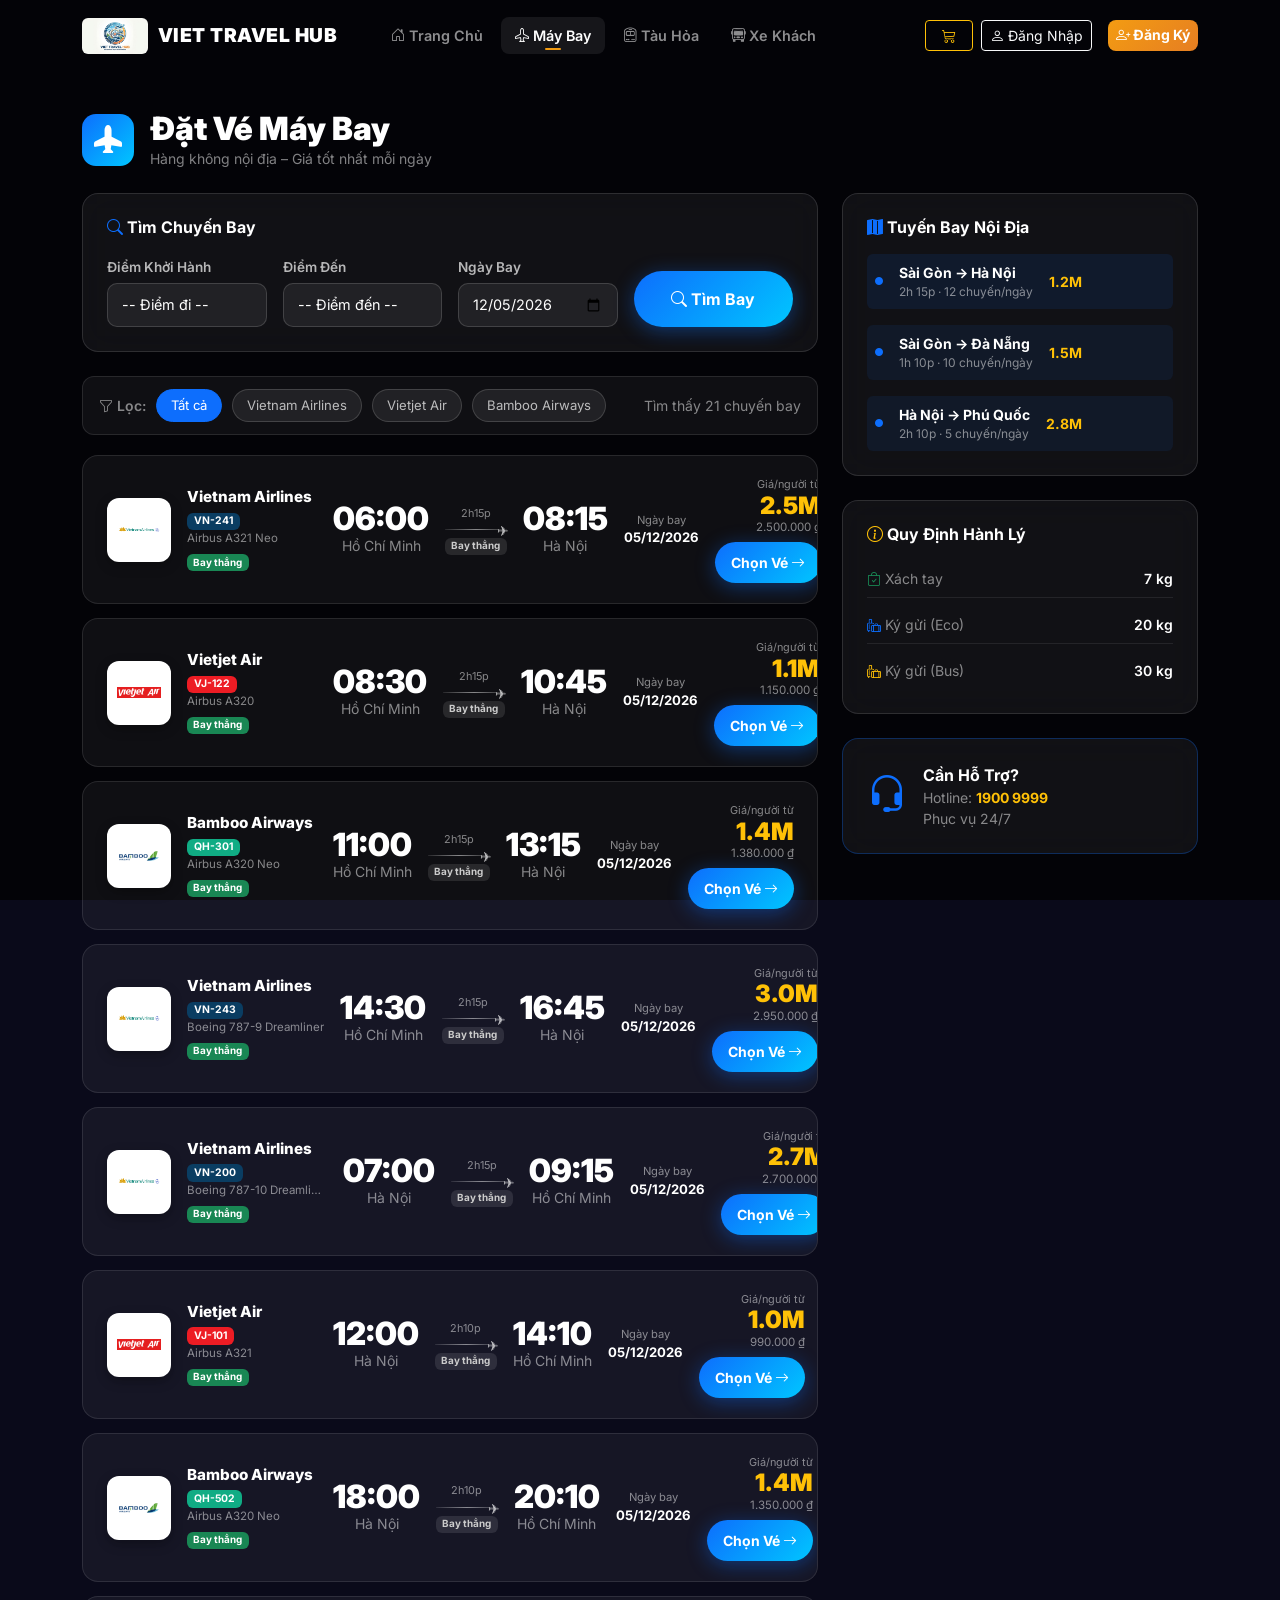
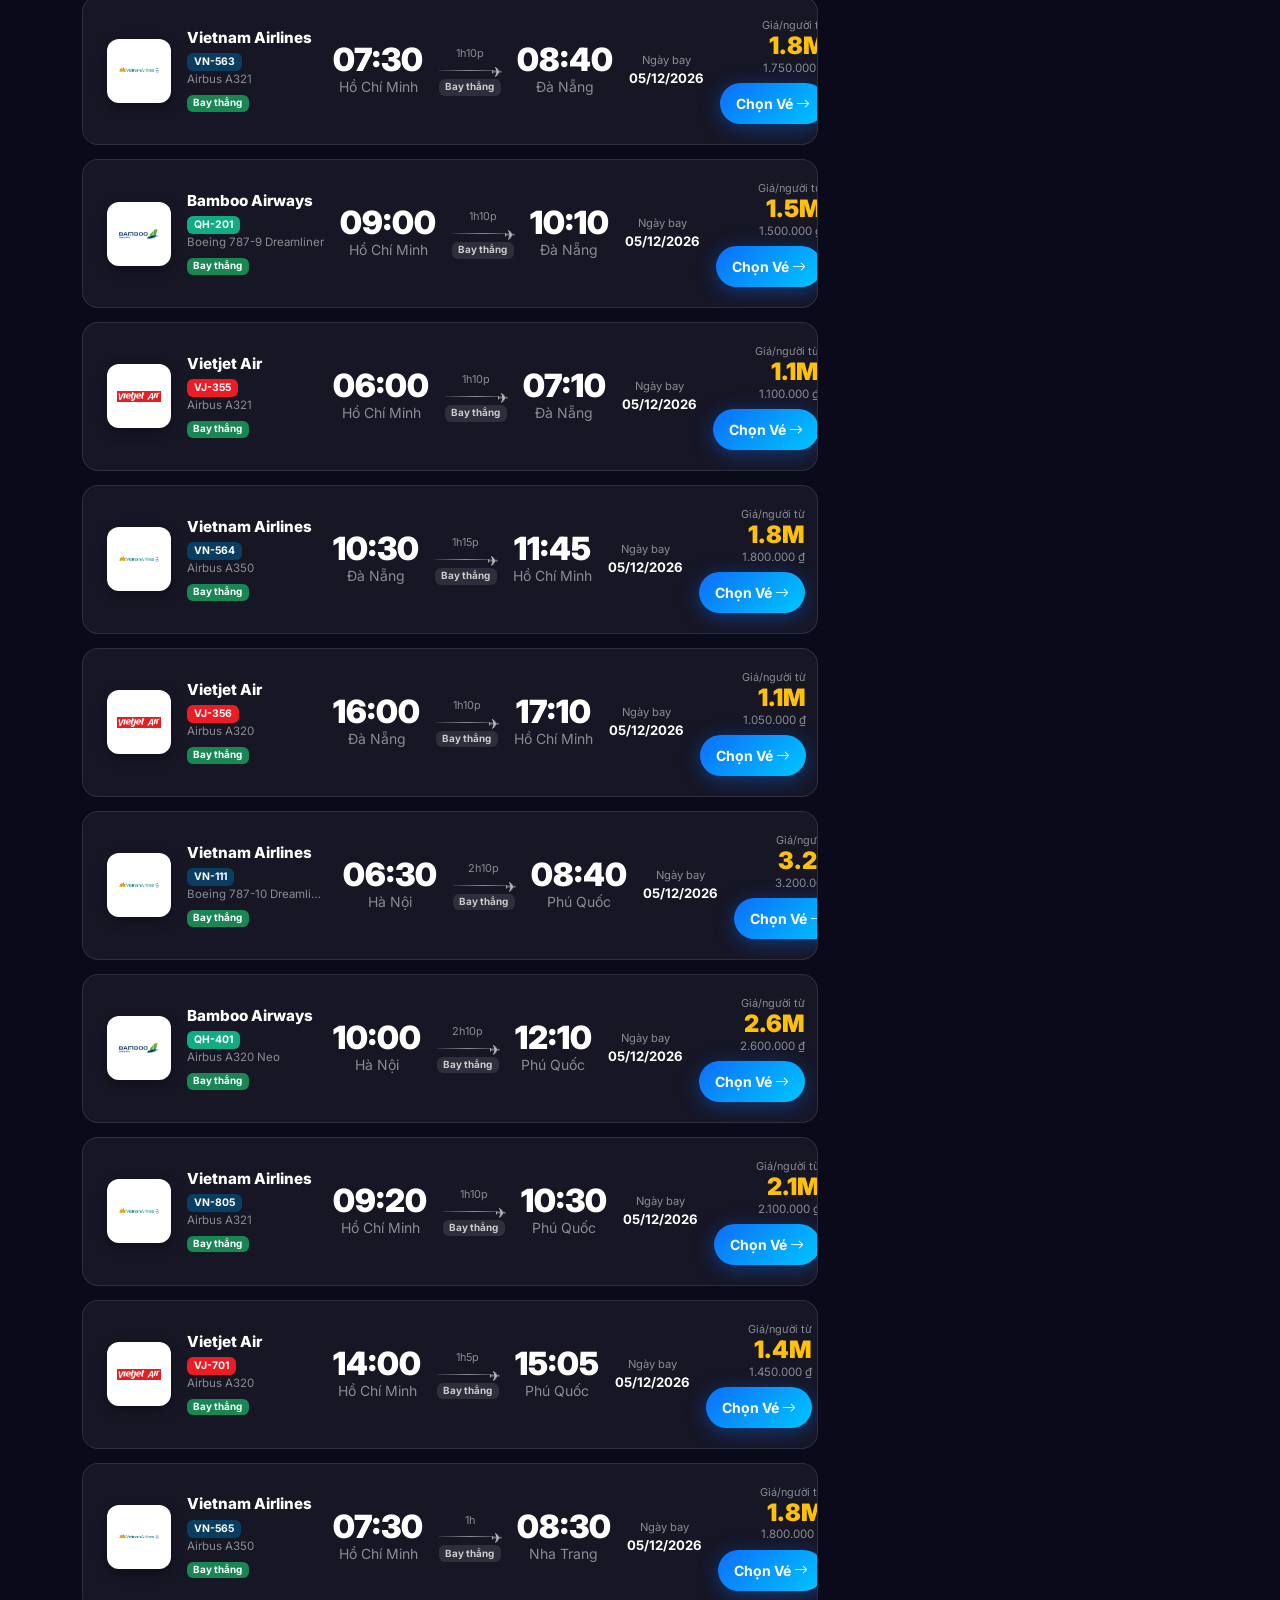
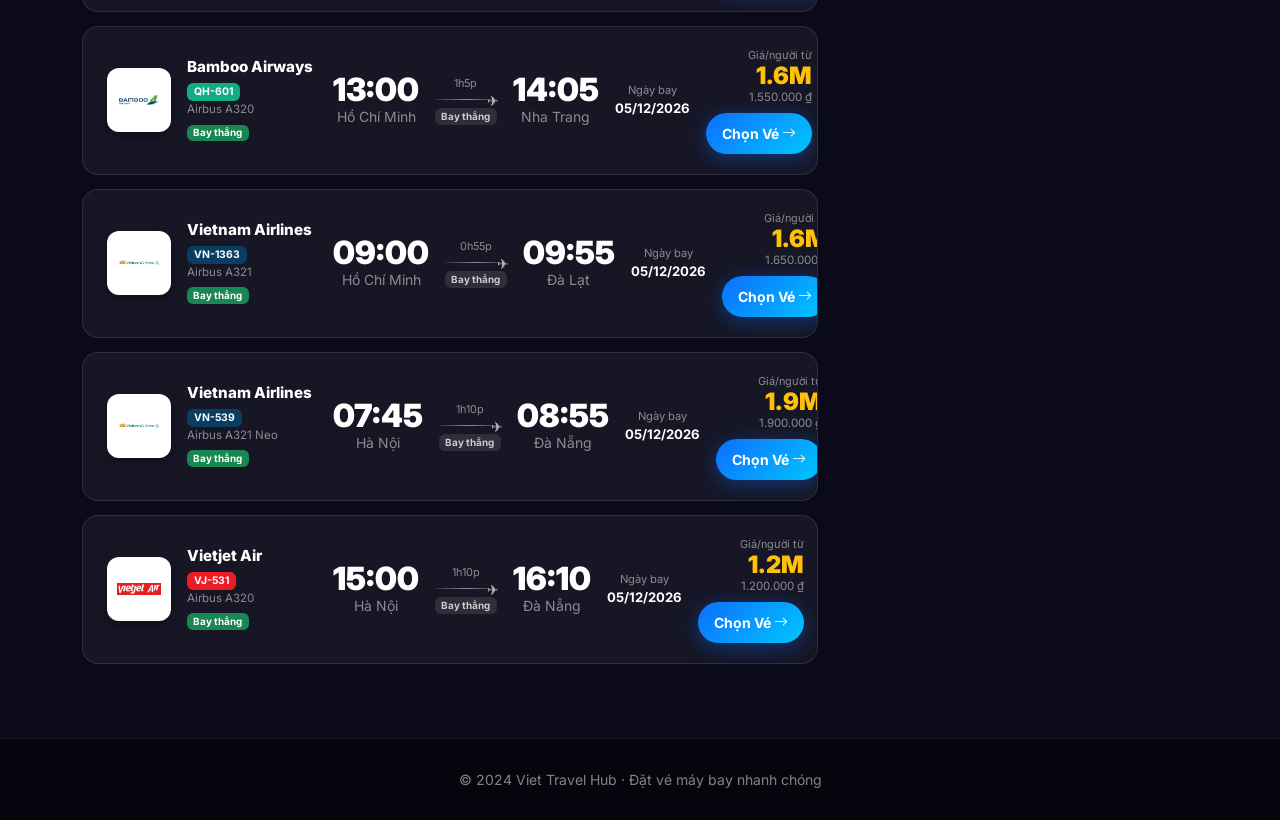
<file: html/flight.html>
<!DOCTYPE html>
<html lang="vi">
<head>
    <meta charset="UTF-8">
    <meta name="viewport" content="width=device-width, initial-scale=1.0">
    <title>Đặt Vé Máy Bay - Viet Travel Hub</title>
    <meta name="description" content="Đặt vé máy bay giá rẻ các hãng Vietnam Airlines, Vietjet, Bamboo Airways. Chọn ghế trực tiếp trên sơ đồ máy bay.">
    <link href="https://cdn.jsdelivr.net/npm/bootstrap@5.0.2/dist/css/bootstrap.min.css" rel="stylesheet" crossorigin="anonymous">
    <link rel="stylesheet" href="https://cdn.jsdelivr.net/npm/bootstrap-icons@1.10.5/font/bootstrap-icons.css">
    <link href="https://fonts.googleapis.com/css2?family=Inter:wght@300;400;500;600;700;800;900&display=swap" rel="stylesheet">
    <link rel="stylesheet" href="../css/overlay.css">
    <link rel="stylesheet" href="../css/flight.css">
    <style>
        /* Màu đặc trưng trang máy bay */
        .page-accent { color: #0d6efd; }
        .airline-logo-box {
            width: 64px; height: 64px;
            background: #fff; border-radius: 12px;
            display: flex; align-items: center; justify-content: center;
            overflow: hidden; padding: 6px; flex-shrink: 0;
            box-shadow: 0 4px 12px rgba(0,0,0,0.3);
        }
        .airline-logo-box img { width: 100%; height: 100%; object-fit: contain; }

        .flight-route {
            display: flex; align-items: center; gap: 12px;
        }
        .flight-city-code {
            font-size: 2rem; font-weight: 900; line-height: 1;
        }
        .flight-arrow {
            flex: 1; display: flex; flex-direction: column; align-items: center; gap: 4px;
        }
        .flight-arrow-line {
            width: 100%; height: 1px;
            background: linear-gradient(90deg, rgba(255,255,255,0.1), rgba(255,255,255,0.5), rgba(255,255,255,0.1));
            position: relative;
        }
        .flight-arrow-line::after {
            content: '✈'; position: absolute;
            right: -2px; top: -9px;
            font-size: 0.9rem; color: rgba(255,255,255,0.7);
        }

        /* Filter bar */
        .filter-bar {
            background: rgba(255,255,255,0.05);
            border: 1px solid rgba(255,255,255,0.1);
            border-radius: 12px; padding: 12px 16px;
            display: flex; flex-wrap: wrap; gap: 10px; align-items: center;
            margin-bottom: 20px;
        }
        .filter-chip {
            padding: 6px 14px; border-radius: 50px;
            background: rgba(255,255,255,0.08);
            border: 1px solid rgba(255,255,255,0.15);
            color: rgba(255,255,255,0.7); font-size: 0.82rem;
            cursor: pointer; transition: all 0.2s;
        }
        .filter-chip:hover, .filter-chip.active {
            background: #0d6efd; border-color: #0d6efd; color: #fff;
        }

	@media (max-width: 991.98px) {
    	.navbar-collapse {
        	background: rgba(20, 20, 35, 0.98); /* Tạo nền tối đồng bộ với website để che phần chữ phía dưới */
        	backdrop-filter: blur(10px); /* Hiệu ứng mờ kính cao cấp */
        	border: 1px solid rgba(255, 255, 255, 0.1); /* Viền mỏng định hình khung */
        	border-radius: 12px; /* Bo góc thành một khối layout đẹp mắt */
        	padding: 20px;
        	margin-top: 10px;
        	box-shadow: 0 10px 30px rgba(0, 0, 0, 0.5); /* Đổ bóng tạo chiều sâu */
    		}
    
    	/* Làm các mục menu cách nhau rõ ràng hơn trên di động */
    	.navbar-nav .nav-item {
        	border-bottom: 1px solid rgba(255, 255, 255, 0.05);
        	padding-bottom: 8px;
        	margin-bottom: 8px;
    		}
    	.navbar-nav .nav-item:last-child {
        	border-bottom: none;
        	margin-bottom: 0;
    		}
	}
    </style>
</head>
<body>
    <ul class="slideshow-bg"><li></li><li></li><li></li><li></li></ul>
    <div class="overlay"></div>

    <div class="loader-curtain" id="manHinhCho">
        <i class="bi bi-airplane-fill plane-spinner"></i>
        <h3 class="mt-3 text-white fw-light">Đang tải chuyến bay...</h3>
    </div>

    <!-- NAVBAR -->
    <nav class="navbar navbar-expand-lg navbar-dark fixed-top" id="thanhDieuHuong">
        <div class="container">
            <a class="navbar-brand" href="../index.html" >
                <img src="../img/Logo.jpg" alt="Logo" style="height:36px;border-radius:6px;" onerror="this.style.display='none'">
                VIET TRAVEL HUB
            </a>
            <button class="navbar-toggler border-0" type="button" data-bs-toggle="collapse" data-bs-target="#menuChinh">
                <span class="navbar-toggler-icon"></span>
            </button>
            <div class="collapse navbar-collapse justify-content-center" id="menuChinh">
                <ul class="navbar-nav align-items-lg-center gap-1 me-auto ms-lg-4">
                    <li class="nav-item"><a class="nav-link" href="../index.html" ><i class="bi bi-house-door"></i> Trang Chủ</a></li>
                    <li class="nav-item"><a class="nav-link active" href="flight.html"><i class="bi bi-airplane"></i> Máy Bay</a></li>
                    <li class="nav-item"><a class="nav-link" href="train.html" ><i class="bi bi-train-front"></i> Tàu Hỏa</a></li>
                    <li class="nav-item"><a class="nav-link" href="bus.html" ><i class="bi bi-bus-front"></i> Xe Khách</a></li>
                </ul>
                <div class="d-flex align-items-center gap-2 mt-3 mt-lg-0">
                    <a class="btn btn-outline-warning btn-sm px-3 position-relative" href="cart.html" >
                        <i class="bi bi-cart3"></i>
                        <span class="position-absolute top-0 start-100 translate-middle badge rounded-pill bg-danger" id="soLuongGioHang">0</span>
                    </a>
                    <div id="khuVucDangNhap" class="d-flex gap-2"></div>
                </div>
            </div>
        </div>
    </nav>

    <!-- NỘI DUNG CHÍNH -->
    <section class="container" style="padding-top:110px; min-height:100vh;">

        <!-- Tiêu đề trang -->
        <div class="d-flex align-items-center gap-3 mb-4">
            <div style="width:52px;height:52px;background:linear-gradient(135deg,#0d6efd,#00c6ff);border-radius:14px;display:flex;align-items:center;justify-content:center;">
                <i class="bi bi-airplane-fill text-white fs-3"></i>
            </div>
            <div>
                <h2 class="fw-900 text-white mb-0">Đặt Vé Máy Bay</h2>
                <p class="text-white-50 mb-0 small">Hàng không nội địa – Giá tốt nhất mỗi ngày</p>
            </div>
        </div>

        <div class="row g-4">
            <!-- CỘT TRÁI: Form tìm + Kết quả -->
            <div class="col-lg-8">
                <!-- FORM TÌM KIẾM -->
                <div class="glass-panel mb-4">
                    <h6 class="fw-700 text-white mb-3"><i class="bi bi-search text-primary"></i> Tìm Chuyến Bay</h6>
                    <form id="formTimChuyenBay" onsubmit="timChuyenBay(event)">
                        <div class="row g-3">
                            <div class="col-md-3">
                                <label class="form-label">Điểm Khởi Hành</label>
                                <select class="form-select" id="chuyenBayTu">
                                    <option value="">-- Điểm đi --</option>
                                    <option value="SGN">✈ TP.HCM (SGN)</option>
                                    <option value="HAN">✈ Hà Nội (HAN)</option>
                                    <option value="DAD">✈ Đà Nẵng (DAD)</option>
                                    <option value="PQC">✈ Phú Quốc (PQC)</option>
                                </select>
                            </div>
                            <div class="col-md-3">
                                <label class="form-label">Điểm Đến</label>
                                <select class="form-select" id="chuyenBayDen">
                                    <option value="">-- Điểm đến --</option>
                                    <option value="HAN">✈ Hà Nội (HAN)</option>
                                    <option value="DAD">✈ Đà Nẵng (DAD)</option>
                                    <option value="PQC">✈ Phú Quốc (PQC)</option>
                                    <option value="CXR">✈ Nha Trang (CXR)</option>
                                    <option value="SGN">✈ TP.HCM (SGN)</option>
                                </select>
                            </div>
                            <div class="col-md-3">
                                <label class="form-label">Ngày Bay</label>
                                <input type="date" class="form-control" id="chuyenBayNgay">
                            </div>
                            <div class="col-md-3 d-flex align-items-end">
                                <button type="submit" class="btn btn-custom w-100 py-3 fw-700">
                                    <i class="bi bi-search"></i> Tìm Bay
                                </button>
                            </div>
                        </div>
                    </form>
                </div>

                <!-- FILTER BAR -->
                <div class="filter-bar">
                    <span class="text-white-50 small fw-600"><i class="bi bi-funnel"></i> Lọc:</span>
                    <span class="filter-chip active" onclick="locHang(this,'')">Tất cả</span>
                    <span class="filter-chip" onclick="locHang(this,'Vietnam Airlines')">Vietnam Airlines</span>
                    <span class="filter-chip" onclick="locHang(this,'Vietjet Air')">Vietjet Air</span>
                    <span class="filter-chip" onclick="locHang(this,'Bamboo Airways')">Bamboo Airways</span>
                    <span class="ms-auto text-white-50 small" id="so-ket-qua">Đang tải...</span>
                </div>

                <!-- KẾT QUẢ CHUYẾN BAY -->
                <div id="ketQuaChuyenBay">
                    <div class="text-center py-5">
                        <i class="bi bi-airplane text-primary fs-1 opacity-50"></i>
                        <p class="text-white-50 mt-2">Nhập thông tin và bấm Tìm Bay để xem chuyến</p>
                    </div>
                </div>
            </div>

            <!-- CỘT PHẢI: Thông tin hỗ trợ -->
            <div class="col-lg-4">
                <!-- Bản đồ tuyến bay -->
                <div class="glass-panel mb-4">
                    <h6 class="fw-700 text-white mb-3"><i class="bi bi-map-fill text-primary"></i> Tuyến Bay Nội Địa</h6>
                    <div class="d-flex flex-column gap-3">
                        <div class="d-flex align-items-center gap-3 p-2 rounded" style="background:rgba(13,110,253,0.1);">
                            <i class="bi bi-circle-fill text-primary" style="font-size:0.5rem;"></i>
                            <div class="flex-1">
                                <div class="fw-700 text-white small">Sài Gòn → Hà Nội</div>
                                <div class="text-white-50" style="font-size:0.75rem;">2h 15p · 12 chuyến/ngày</div>
                            </div>
                            <span class="text-warning small fw-700">1.2M</span>
                        </div>
                        <div class="d-flex align-items-center gap-3 p-2 rounded" style="background:rgba(13,110,253,0.08);">
                            <i class="bi bi-circle-fill text-primary" style="font-size:0.5rem;"></i>
                            <div class="flex-1">
                                <div class="fw-700 text-white small">Sài Gòn → Đà Nẵng</div>
                                <div class="text-white-50" style="font-size:0.75rem;">1h 10p · 10 chuyến/ngày</div>
                            </div>
                            <span class="text-warning small fw-700">1.5M</span>
                        </div>
                        <div class="d-flex align-items-center gap-3 p-2 rounded" style="background:rgba(13,110,253,0.08);">
                            <i class="bi bi-circle-fill text-primary" style="font-size:0.5rem;"></i>
                            <div class="flex-1">
                                <div class="fw-700 text-white small">Hà Nội → Phú Quốc</div>
                                <div class="text-white-50" style="font-size:0.75rem;">2h 10p · 5 chuyến/ngày</div>
                            </div>
                            <span class="text-warning small fw-700">2.8M</span>
                        </div>
                    </div>
                </div>

                <!-- Chú ý hành lý -->
                <div class="glass-panel mb-4">
                    <h6 class="fw-700 text-white mb-3"><i class="bi bi-info-circle text-warning"></i> Quy Định Hành Lý</h6>
                    <div class="d-flex flex-column gap-2">
                        <div class="d-flex justify-content-between align-items-center py-2 border-bottom" style="border-color:rgba(255,255,255,0.08)!important;">
                            <span class="text-white-50 small"><i class="bi bi-bag-check text-success me-1"></i>Xách tay</span>
                            <span class="text-white small fw-600">7 kg</span>
                        </div>
                        <div class="d-flex justify-content-between align-items-center py-2 border-bottom" style="border-color:rgba(255,255,255,0.08)!important;">
                            <span class="text-white-50 small"><i class="bi bi-luggage text-primary me-1"></i>Ký gửi (Eco)</span>
                            <span class="text-white small fw-600">20 kg</span>
                        </div>
                        <div class="d-flex justify-content-between align-items-center py-2">
                            <span class="text-white-50 small"><i class="bi bi-luggage text-warning me-1"></i>Ký gửi (Bus)</span>
                            <span class="text-white small fw-600">30 kg</span>
                        </div>
                    </div>
                </div>

                <!-- Hỗ trợ -->
                <div class="glass-panel" style="border:1px solid rgba(13,110,253,0.3);">
                    <div class="d-flex gap-3 align-items-center">
                        <i class="bi bi-headset text-primary fs-1"></i>
                        <div>
                            <div class="fw-700 text-white">Cần Hỗ Trợ?</div>
                            <div class="text-white-50 small">Hotline: <strong class="text-warning">1900 9999</strong></div>
                            <div class="text-white-50 small">Phục vụ 24/7</div>
                        </div>
                    </div>
                </div>
            </div>
        </div>
    </section>

    <!-- MODAL CHỌN GHẾ MÁY BAY -->
    <div class="modal fade" id="modalGheMayBay" tabindex="-1" aria-hidden="true">
        <div class="modal-dialog modal-dialog-centered modal-dialog-scrollable" style="max-width:420px;">
            <div class="modal-content">
                <div class="modal-header" style="background:linear-gradient(135deg,#0d6efd,#00c6ff);">
                    <div>
                        <h5 class="modal-title fw-800 text-white mb-0">
                            <i class="bi bi-airplane-fill"></i> Chọn Ghế Ngồi
                        </h5>
                        <div class="text-white opacity-75 small" id="thongTinMayBayModal">---</div>
                    </div>
                    <button type="button" class="btn-close btn-close-white" data-bs-dismiss="modal"></button>
                </div>
                <div class="modal-body p-3" style="background:#f0f4f8;">

                    <!-- Chú thích ghế -->
                    <div class="seat-legend mb-3">
                        <div class="legend-item">
                            <div class="legend-dot" style="background:#fdebd0;border-color:#f0b27a;"></div>
                            <span>Thương Gia</span>
                        </div>
                        <div class="legend-item">
                            <div class="legend-dot" style="background:#d5f5e3;border-color:#82e0aa;"></div>
                            <span>Phổ Thông</span>
                        </div>
                        <div class="legend-item">
                            <div class="legend-dot" style="background:linear-gradient(135deg,#0d6efd,#00c6ff);border-color:#0b5ed7;"></div>
                            <span>Đang Chọn</span>
                        </div>
                        <div class="legend-item">
                            <div class="legend-dot" style="background:#eee;border-color:#bbb;"></div>
                            <span>Đã Đặt</span>
                        </div>
                    </div>

                    <!-- THÂN MÁY BAY 2D – căn giữa -->
                    <div style="display:flex; justify-content:center;">
                        <div id="soDoGheMayBay" style="display:inline-block; min-width:200px;"></div>
                    </div>
                </div>
                <div class="modal-footer" style="background:#1a1a2e;border-top:1px solid rgba(255,255,255,0.1); flex-direction:column; gap:8px; align-items:stretch; padding:12px 16px;">
                    <!-- Thông tin ghế đã chọn -->
                    <div id="thongTinGheMayBayDaChon" class="text-white-50 small text-center">Chưa chọn ghế nào</div>
                    <!-- Nút hành động -->
                    <div class="d-flex gap-2 justify-content-between">
                        <button type="button" class="btn btn-outline-light" data-bs-dismiss="modal">Hủy</button>
                        <button type="button" class="btn btn-custom px-4 fw-700 flex-1"
                                id="xacNhanMayBay" onclick="xacNhanChonGhe()" disabled>
                            <i class="bi bi-check2-circle me-1"></i> Xác Nhận – <span id="nhanGhe">Ghế</span>
                        </button>
                    </div>
                </div>
            </div>
        </div>
    </div>


    <!-- MODAL CHI TIẾT CHUYẾN BAY -->
    <div class="modal fade" id="modalChiTietChuyenBay" tabindex="-1" aria-hidden="true">
        <div class="modal-dialog modal-lg modal-dialog-centered">
            <div class="modal-content">
                <div class="modal-header border-0">
                    <h5 class="modal-title fw-800 text-white">Chi Tiết Chuyến Bay</h5>
                    <button type="button" class="btn-close btn-close-white" data-bs-dismiss="modal"></button>
                </div>
                <div class="modal-body" id="chiTietChuyenBayBody"></div>
                <div class="modal-footer" style="border-top:1px solid rgba(255,255,255,0.1);">
                    <button class="btn btn-outline-light" data-bs-dismiss="modal">Đóng</button>
                    <button class="btn btn-custom px-4 fw-700" onclick="tiepTucChonGhe()">
                        <i class="bi bi-cursor-fill"></i> Chọn Ghế Ngay
                    </button>
                </div>
            </div>
        </div>
    </div>

    <footer style="padding:30px 0;border-top:1px solid rgba(255,255,255,0.08);margin-top:60px;">
        <div class="container text-center">
            <p class="text-white-50 small mb-0">© 2024 Viet Travel Hub · Đặt vé máy bay nhanh chóng</p>
        </div>
    </footer>

    <script src="https://cdn.jsdelivr.net/npm/bootstrap@5.0.2/dist/js/bootstrap.bundle.min.js" crossorigin="anonymous"></script>
    <script src="../js/data.js"></script>
    <script src="../js/auth.js"></script>
    <script src="../js/app.js"></script>
    <script src="../js/cart.js"></script>
    <script src="../js/flight.js"></script>
</body>
</html>
</file>
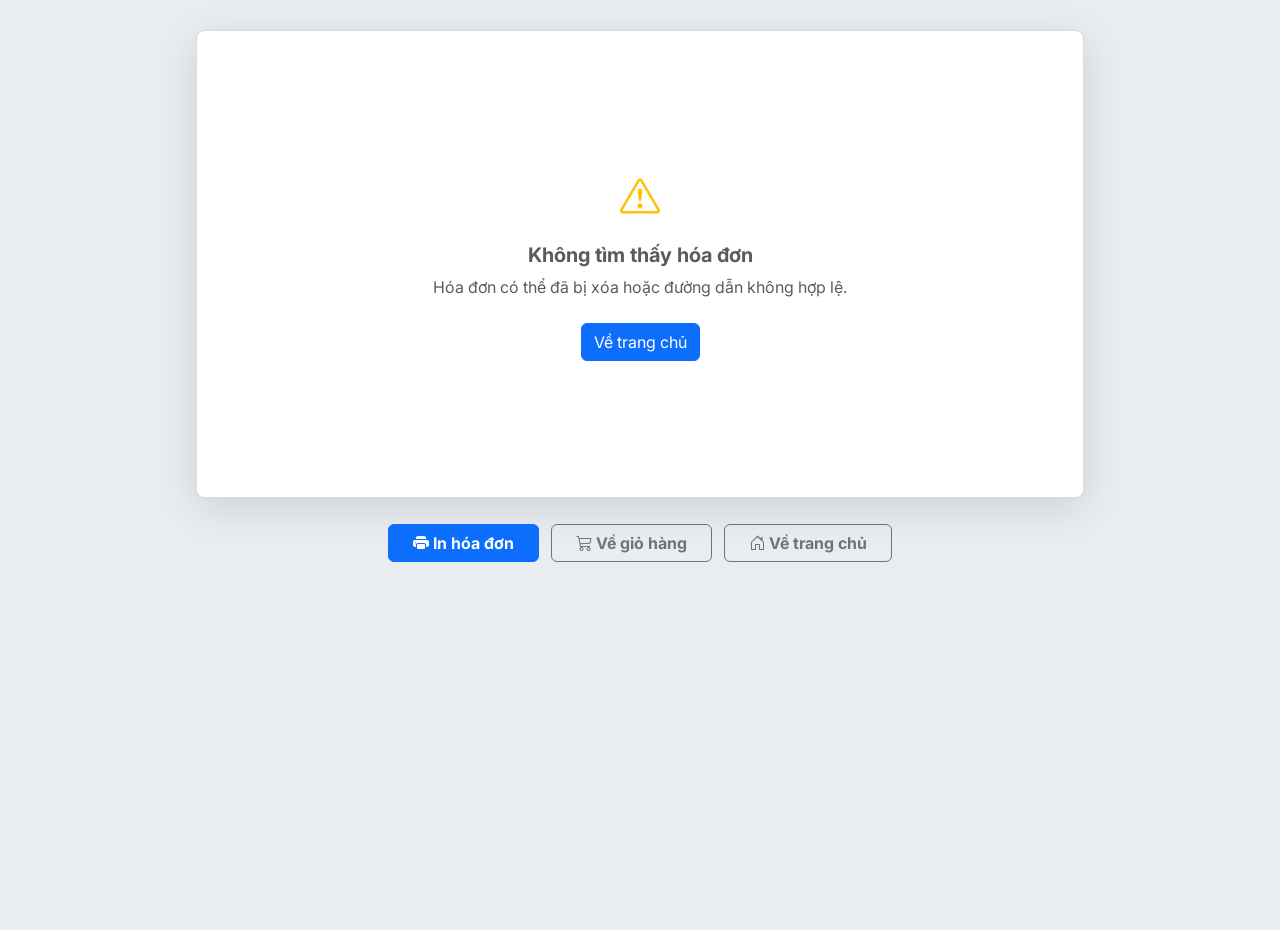
<file: html/hoadon.html>
<!DOCTYPE html>
<html lang="vi">
<head>
    <meta charset="UTF-8">
    <meta name="viewport" content="width=device-width, initial-scale=1.0">
    <title>Hóa Đơn Điện Tử - Viet Travel Hub</title>
    <link href="https://cdn.jsdelivr.net/npm/bootstrap@5.0.2/dist/css/bootstrap.min.css" rel="stylesheet" crossorigin="anonymous">
    <link rel="stylesheet" href="https://cdn.jsdelivr.net/npm/bootstrap-icons@1.10.5/font/bootstrap-icons.css">
    <link href="https://fonts.googleapis.com/css2?family=Inter:wght@300;400;500;600;700;800;900&display=swap" rel="stylesheet">
    <link rel="stylesheet" href="../css/overlay.css">
    <link rel="stylesheet" href="../css/hoadon.css">
</head>
<body class="hoadon-page">
    <div class="invoice-wrap">
        <div class="invoice-paper" id="hoadon-area">
            <!-- Nội dung hóa đơn được render bằng JS -->
            <div id="hoadon-content" class="text-center text-muted py-5">
                <i class="bi bi-hourglass-split"></i> Đang tải hóa đơn...
            </div>
        </div>

        <!-- Nút hành động (không in) -->
        <div class="inv-actions no-print">
            <button class="btn btn-primary px-4 fw-700" onclick="window.print()">
                <i class="bi bi-printer-fill"></i> In hóa đơn
            </button>
            <a class="btn btn-outline-secondary px-4 fw-700 ms-2" href="cart.html">
                <i class="bi bi-cart3"></i> Về giỏ hàng
            </a>
            <a class="btn btn-outline-secondary px-4 fw-700 ms-2" href="../index.html">
                <i class="bi bi-house-door"></i> Về trang chủ
            </a>
        </div>
    </div>

    <script src="https://cdn.jsdelivr.net/npm/bootstrap@5.0.2/dist/js/bootstrap.bundle.min.js" crossorigin="anonymous"></script>
    <script src="../js/data.js"></script>
    <script src="../js/auth.js"></script>
    <script src="../js/app.js"></script>
    <script src="../js/cart.js"></script>
    <script>
        // =============================================================
        // RENDER HÓA ĐƠN ĐIỆN TỬ
        // Đọc maDon từ query string → tìm trong localStorage 'viettravel_lichsu'
        // =============================================================
        (function renderHoaDon() {
            var params = new URLSearchParams(window.location.search);
            var maDon = params.get('maDon');
            var content = document.getElementById('hoadon-content');

            var don = null;

            // 1) Ưu tiên đơn vừa đặt trong phiên hiện tại (sessionStorage)
            var donPhien = JSON.parse(sessionStorage.getItem('vth_don_in') || 'null');
            if (donPhien && (!maDon || donPhien.maDon === maDon)) {
                don = donPhien;
            }

            // 2) Khóa hóa đơn riêng theo mã đơn (bền vững, không bị seedData ghi đè)
            if (!don && maDon) {
                don = JSON.parse(localStorage.getItem('vth_hoadon_' + maDon) || 'null');
            }

            // 3) Fallback cuối: tra trong lịch sử mua (localStorage) theo mã đơn
            if (!don) {
                var lichSu = JSON.parse(localStorage.getItem('viettravel_lichsu') || '[]');
                for (var i = 0; i < lichSu.length; i++) {
                    if (lichSu[i].maDon === maDon) { don = lichSu[i]; break; }
                }
            }

            if (!don) {
                content.innerHTML =
                    '<div class="py-5 text-center">' +
                    '  <i class="bi bi-exclamation-triangle text-warning" style="font-size:2.5rem;"></i>' +
                    '  <h5 class="mt-3 fw-700">Không tìm thấy hóa đơn' + (maDon ? ' "' + maDon + '"' : '') + '</h5>' +
                    '  <p class="text-muted">Hóa đơn có thể đã bị xóa hoặc đường dẫn không hợp lệ.</p>' +
                    '  <a href="../index.html" class="btn btn-primary mt-2">Về trang chủ</a>' +
                    '</div>';
                return;
            }

            var dinhDang = function(so) { return (so || 0).toLocaleString('vi-VN') + ' đ'; };

            // Tính lại các tổng (fallback cho đơn cũ chưa có trường mới)
            var ds = don.danhSachVe || [];
            var tamTinh = don.tamTinh;
            if (typeof tamTinh !== 'number') {
                tamTinh = 0;
                for (var t = 0; t < ds.length; t++) tamTinh += (ds[t].gia || 0) * (ds[t].soLuong || 1);
            }
            var giamGia = don.giamGia || 0;
            var tongTien = (typeof don.tongTien === 'number') ? don.tongTien : (tamTinh - giamGia);
            var hk = don.hanhKhach || {};

            // Các dòng sản phẩm
            var rows = '';
            for (var j = 0; j < ds.length; j++) {
                var ve = ds[j];
                var sl = ve.soLuong || 1;
                var thanhTien = (ve.gia || 0) * sl;
                rows +=
                    '<tr>' +
                    '  <td class="center">' + (j + 1) + '</td>' +
                    '  <td><div class="ten-dv">' + ve.loaiDichVu + '</div></td>' +
                    '  <td>' + (ve.tuyen || '') + '</td>' +
                    '  <td class="chi-tiet">' + (ve.chiTiet || '') + '</td>' +
                    '  <td class="center">' + sl + '</td>' +
                    '  <td class="num">' + dinhDang(ve.gia) + '</td>' +
                    '  <td class="num">' + dinhDang(thanhTien) + '</td>' +
                    '</tr>';
            }

            // Dòng giảm giá chỉ hiện khi có
            var rowGiam = giamGia > 0
                ? '<tr><td colspan="6" class="num">Giảm giá (MoMo 5%)</td><td class="num" style="color:#1e7e34;">-' + dinhDang(giamGia) + '</td></tr>'
                : '';

            content.innerHTML =
                // Letterhead
                '<div class="inv-head">' +
                '  <img src="../img/Logo.jpg" alt="Logo" onerror="this.style.display=\'none\'">' +
                '  <div>' +
                '    <div class="inv-company-name">CÔNG TY TNHH DU LỊCH VIET TRAVEL HUB</div>' +
                '    <div class="inv-company-info">' +
                '      Trụ sở: 123 Lê Lợi, Phường Bến Nghé, Quận 1, TP. Hồ Chí Minh<br>' +
                '      Chi nhánh Hà Nội: 45 Tràng Tiền, Quận Hoàn Kiếm, TP. Hà Nội<br>' +
                '      Hotline: 1900 1234 &middot; Email: hotro@viettravelhub.vn &middot; Website: <a href="#">www.viettravelhub.vn</a>' +
                '    </div>' +
                '  </div>' +
                '</div>' +
                '<hr class="inv-divider">' +

                '<div class="inv-title">HÓA ĐƠN ĐIỆN TỬ</div>' +
                '<div class="inv-meta">' +
                '  <div>Mã đơn hàng: <b>' + don.maDon + '</b></div>' +
                '  <div>Ngày xuất: ' + (don.ngayMua || '') + '</div>' +
                '  <div><em>Đơn vị tính: VNĐ</em></div>' +
                '</div>' +

                // Thông tin khách hàng
                '<div class="inv-customer">' +
                '  <div class="row">' +
                '    <div class="col-md-6"><b>Khách hàng:</b> ' + (hk.hoTen || '---') + '</div>' +
                '    <div class="col-md-6"><b>Điện thoại:</b> ' + (hk.sdt || '---') + '</div>' +
                '    <div class="col-md-6"><b>Email:</b> ' + (hk.email || '---') + '</div>' +
                '    <div class="col-md-6"><b>CCCD/CMND:</b> ' + (hk.cmnd || '---') + '</div>' +
                '  </div>' +
                '</div>' +

                // Bảng
                '<table class="inv-table">' +
                '  <thead><tr>' +
                '    <th class="center" style="width:42px;">STT</th>' +
                '    <th>Dịch vụ</th>' +
                '    <th style="width:110px;">Tuyến</th>' +
                '    <th>Chi tiết</th>' +
                '    <th class="center" style="width:48px;">SL</th>' +
                '    <th class="num" style="width:120px;">Đơn giá</th>' +
                '    <th class="num" style="width:130px;">Thành tiền</th>' +
                '  </tr></thead>' +
                '  <tbody>' + rows + '</tbody>' +
                '  <tfoot>' +
                '    <tr><td colspan="6" class="num">Tạm tính</td><td class="num">' + dinhDang(tamTinh) + '</td></tr>' +
                     rowGiam +
                '    <tr><td colspan="6" class="num tong">TỔNG TIỀN ĐƠN HÀNG</td><td class="num tong">' + dinhDang(tongTien) + '</td></tr>' +
                '  </tfoot>' +
                '</table>' +

                '<div class="mt-3" style="font-size:0.88rem;"><b>Hình thức thanh toán:</b> ' + (don.phuongThucThanhToan || 'Chuyển khoản ngân hàng') + '</div>' +

                // Ghi chú
                '<div class="inv-note">' +
                '  <b>Quý khách lưu ý:</b> Hóa đơn điện tử có giá trị xác nhận đặt chỗ. Vui lòng mang theo CCCD/CMND khi làm thủ tục.<br>' +
                '  Để được hỗ trợ, vui lòng liên hệ hotline 1900 1234 hoặc email hotro@viettravelhub.vn (8h00 - 22h00 tất cả các ngày).<br>' +
                '  Cảm ơn Quý khách đã tin tưởng và sử dụng dịch vụ của Viet Travel Hub!' +
                '</div>';
        })();
    </script>
</body>
</html>
</file>
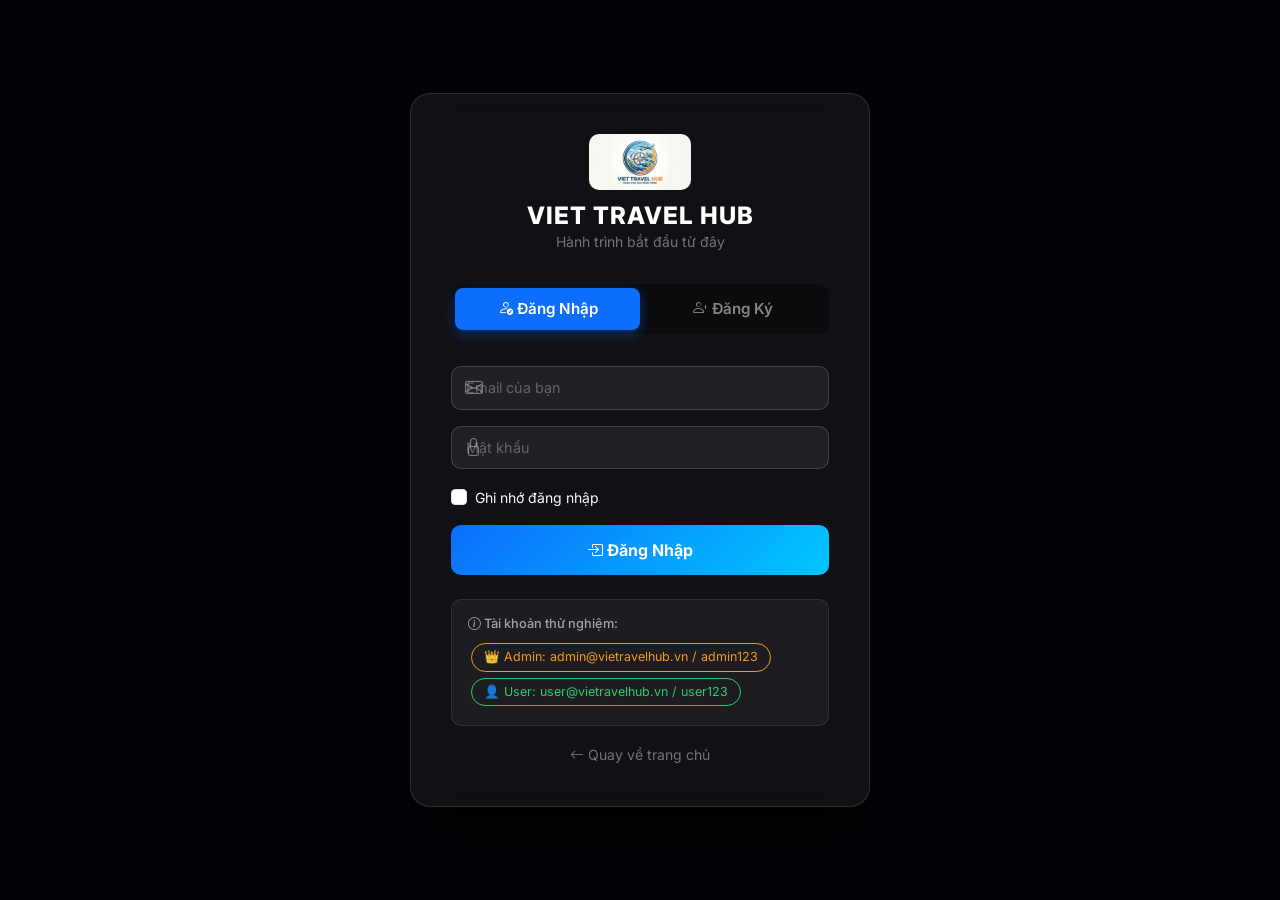
<file: html/login.html>
<!DOCTYPE html>
<html lang="vi">
<head>
    <meta charset="UTF-8">
    <meta name="viewport" content="width=device-width, initial-scale=1.0">
    <title>Đăng Nhập - Viet Travel Hub</title>
    <link href="https://cdn.jsdelivr.net/npm/bootstrap@5.0.2/dist/css/bootstrap.min.css" rel="stylesheet" crossorigin="anonymous">
    <link rel="stylesheet" href="https://cdn.jsdelivr.net/npm/bootstrap-icons@1.10.5/font/bootstrap-icons.css">
    <link href="https://fonts.googleapis.com/css2?family=Inter:wght@300;400;500;600;700;800&display=swap" rel="stylesheet">
    <link rel="stylesheet" href="../css/overlay.css">
    <style>
        /* Trang đăng nhập */
        body { opacity: 1 !important; }

        .auth-page {
            min-height: 100vh;
            display: flex;
            align-items: center;
            justify-content: center;
            padding: 20px;
            position: relative;
            z-index: 1;
        }

        .auth-card {
            width: 100%;
            max-width: 460px;
            background: rgba(255,255,255,0.06);
            backdrop-filter: blur(20px);
            -webkit-backdrop-filter: blur(20px);
            border: 1px solid rgba(255,255,255,0.12);
            border-radius: 20px;
            padding: 2.5rem;
            box-shadow: 0 20px 60px rgba(0,0,0,0.5);
        }

        .auth-logo {
            text-align: center;
            margin-bottom: 2rem;
        }
        .auth-logo img {
            height: 56px;
            border-radius: 10px;
            margin-bottom: 12px;
        }
        .auth-logo h4 {
            color: #fff;
            font-weight: 800;
            letter-spacing: 1px;
            margin: 0;
        }

        .auth-tabs {
            display: flex;
            background: rgba(0,0,0,0.3);
            border-radius: 10px;
            padding: 4px;
            margin-bottom: 2rem;
        }
        .auth-tab-btn {
            flex: 1;
            padding: 10px;
            border: none;
            background: transparent;
            color: rgba(255,255,255,0.5);
            font-weight: 600;
            border-radius: 8px;
            cursor: pointer;
            transition: all 0.3s;
            font-size: 0.95rem;
        }
        .auth-tab-btn.active {
            background: #0d6efd;
            color: #fff;
            box-shadow: 0 4px 12px rgba(13,110,253,0.4);
        }

        /* Input fields */
        .auth-input-wrap {
            position: relative;
            margin-bottom: 1rem;
        }
        .auth-input-wrap .bi {
            position: absolute;
            left: 14px;
            top: 50%;
            transform: translateY(-50%);
            color: rgba(255,255,255,0.4);
            font-size: 1.1rem;
            z-index: 2;
        }
        .auth-input-wrap input {
            padding-left: 42px;
        }

        .btn-auth {
            width: 100%;
            padding: 13px;
            font-size: 1rem;
            font-weight: 700;
            border-radius: 10px;
            border: none;
            background: linear-gradient(135deg, #0d6efd, #00c6ff);
            color: #fff;
            cursor: pointer;
            transition: all 0.3s;
            margin-top: 0.5rem;
        }
        .btn-auth:hover {
            transform: translateY(-2px);
            box-shadow: 0 8px 20px rgba(13,110,253,0.5);
        }

        /* Demo account hint */
        .demo-accounts {
            margin-top: 1.5rem;
            background: rgba(255,255,255,0.05);
            border-radius: 10px;
            padding: 1rem;
            border: 1px solid rgba(255,255,255,0.08);
        }
        .demo-accounts h6 {
            color: rgba(255,255,255,0.6);
            font-size: 0.8rem;
            margin-bottom: 8px;
        }
        .demo-btn {
            display: inline-block;
            padding: 4px 12px;
            border-radius: 20px;
            font-size: 0.78rem;
            cursor: pointer;
            border: 1px solid;
            transition: all 0.2s;
            margin: 3px;
        }
        .demo-btn:hover { transform: scale(1.05); }
        .demo-btn.admin { color: #f39c12; border-color: #f39c12; }
        .demo-btn.user  { color: #2ecc71; border-color: #2ecc71; }

        .thong-bao-loi {
            color: #ff6b6b;
            font-size: 0.88rem;
            text-align: center;
            margin-top: 10px;
            display: none;
        }
        .thong-bao-ok {
            color: #2ecc71;
            font-size: 0.88rem;
            text-align: center;
            margin-top: 10px;
            display: none;
        }

        /* Responsive */
        @media (max-width: 480px) {
            .auth-card { padding: 1.5rem; }
        }
    </style>
</head>
<body>
    <!-- Nền slideshow -->
    <ul class="slideshow-bg">
        <li></li><li></li><li></li><li></li>
    </ul>
    <div class="overlay" style="background:rgba(0,0,0,0.75);"></div>

    <div class="auth-page">
        <div class="auth-card">
            <!-- Logo -->
            <div class="auth-logo">
                <img src="../img/Logo.jpg" alt="Logo" onerror="this.style.display='none'">
                <h4>VIET TRAVEL HUB</h4>
                <p class="text-secondary small mb-0">Hành trình bắt đầu từ đây</p>
            </div>

            <!-- Tab chuyển đổi Đăng Nhập / Đăng Ký -->
            <div class="auth-tabs">
                <button class="auth-tab-btn active" id="tab-dn" onclick="chuyenTab('dangnhap')">
                    <i class="bi bi-person-check"></i> Đăng Nhập
                </button>
                <button class="auth-tab-btn" id="tab-dk" onclick="chuyenTab('dangky')">
                    <i class="bi bi-person-plus"></i> Đăng Ký
                </button>
            </div>

            <!-- FORM ĐĂNG NHẬP -->
            <div id="form-dangnhap">
                <div class="auth-input-wrap">
                    <i class="bi bi-envelope"></i>
                    <input type="email" class="form-control" id="dn-email"
                           placeholder="Email của bạn" autocomplete="email">
                </div>
                <div class="auth-input-wrap">
                    <i class="bi bi-lock"></i>
                    <input type="password" class="form-control" id="dn-matkhau"
                           placeholder="Mật khẩu">
                </div>
                <div class="form-check mb-2">
                    <input class="form-check-input" type="checkbox" id="ghi-nho">
                    <label class="form-check-label text-light small" for="ghi-nho">Ghi nhớ đăng nhập</label>
                </div>
                <button class="btn-auth" onclick="xuLyDangNhap()">
                    <i class="bi bi-box-arrow-in-right"></i> Đăng Nhập
                </button>
                <div class="thong-bao-loi" id="loi-dangnhap"></div>
            </div>

            <!-- FORM ĐĂNG KÝ -->
            <div id="form-dangky" style="display:none;">
                <div class="auth-input-wrap">
                    <i class="bi bi-person"></i>
                    <input type="text" class="form-control" id="dk-hoten"
                           placeholder="Họ và tên đầy đủ">
                </div>
                <div class="auth-input-wrap">
                    <i class="bi bi-envelope"></i>
                    <input type="email" class="form-control" id="dk-email"
                           placeholder="Địa chỉ email">
                </div>
                <div class="auth-input-wrap">
                    <i class="bi bi-lock"></i>
                    <input type="password" class="form-control" id="dk-matkhau"
                           placeholder="Mật khẩu (tối thiểu 6 ký tự)">
                </div>
                <div class="auth-input-wrap">
                    <i class="bi bi-lock-fill"></i>
                    <input type="password" class="form-control" id="dk-xacnhan"
                           placeholder="Xác nhận mật khẩu">
                </div>
                <div class="form-check mb-2">
                    <input class="form-check-input" type="checkbox" id="dong-y">
                    <label class="form-check-label text-light small" for="dong-y">
                        Tôi đồng ý với <a href="#" class="text-warning">điều khoản sử dụng</a>
                    </label>
                </div>
                <button class="btn-auth" onclick="xuLyDangKy()">
                    <i class="bi bi-person-plus"></i> Tạo Tài Khoản
                </button>
                <div class="thong-bao-loi" id="loi-dangky"></div>
                <div class="thong-bao-ok" id="ok-dangky"></div>
            </div>

            <!-- Tài khoản demo để test nhanh -->
            <div class="demo-accounts">
                <h6><i class="bi bi-info-circle"></i> Tài khoản thử nghiệm:</h6>
                <span class="demo-btn admin" onclick="dienNhanhAdmin()">
                    👑 Admin: admin@vietravelhub.vn / admin123
                </span>
                <br>
                <span class="demo-btn user" onclick="dienNhanhUser()">
                    👤 User: user@vietravelhub.vn / user123
                </span>
            </div>

            <!-- Nút quay về -->
            <div class="text-center mt-3">
                <a href="../index.html" class="text-secondary small text-decoration-none">
                    <i class="bi bi-arrow-left"></i> Quay về trang chủ
                </a>
            </div>
        </div>
    </div>

    <script src="https://cdn.jsdelivr.net/npm/bootstrap@5.0.2/dist/js/bootstrap.bundle.min.js" crossorigin="anonymous"></script>
    <script src="../js/auth.js"></script>
    <script src="../js/app.js"></script>

    <script>
        // Nếu đã đăng nhập rồi thì redirect về trang chủ
        document.addEventListener("DOMContentLoaded", function() {
            if (typeof daoDangNhap === 'function' && daoDangNhap()) {
                window.location.href = '../index.html';
                return;
            }
            // Đọc ?tab=dangky từ URL (khi được redirect từ register.html)
            var urlParams = new URLSearchParams(window.location.search);
            if (urlParams.get('tab') === 'dangky') {
                chuyenTab('dangky');
            }
        });

        // Chuyển đổi giữa tab Đăng Nhập và Đăng Ký
        function chuyenTab(tenTab) {
            var formDN = document.getElementById('form-dangnhap');
            var formDK = document.getElementById('form-dangky');
            var tabDN = document.getElementById('tab-dn');
            var tabDK = document.getElementById('tab-dk');

            if (tenTab === 'dangnhap') {
                formDN.style.display = 'block';
                formDK.style.display = 'none';
                tabDN.classList.add('active');
                tabDK.classList.remove('active');
            } else {
                formDN.style.display = 'none';
                formDK.style.display = 'block';
                tabDN.classList.remove('active');
                tabDK.classList.add('active');
            }
        }

        // Xử lý Đăng Nhập
        function xuLyDangNhap() {
            var email = document.getElementById('dn-email').value.trim();
            var mk = document.getElementById('dn-matkhau').value;
            var elLoi = document.getElementById('loi-dangnhap');

            if (!email || !mk) {
                elLoi.style.display = 'block';
                elLoi.innerHTML = '<i class="bi bi-exclamation-circle"></i> Vui lòng nhập đầy đủ email và mật khẩu!';
                return;
            }

            var ketQua = dangNhap(email, mk);
            if (ketQua.thanhCong) {
                elLoi.style.display = 'none';
                // Redirect về trang đã lưu hoặc trang chủ
                var trangRedirect = sessionStorage.getItem('redirect_after_login') || '../index.html';
                sessionStorage.removeItem('redirect_after_login');
                window.location.href = trangRedirect;
            } else {
                elLoi.style.display = 'block';
                elLoi.innerHTML = '<i class="bi bi-x-circle"></i> ' + ketQua.thongBao;
            }
        }

        // Xử lý Đăng Ký
        function xuLyDangKy() {
            var hoTen = document.getElementById('dk-hoten').value;
            var email = document.getElementById('dk-email').value;
            var mk = document.getElementById('dk-matkhau').value;
            var xacNhan = document.getElementById('dk-xacnhan').value;
            var dongY = document.getElementById('dong-y').checked;
            var elLoi = document.getElementById('loi-dangky');
            var elOk = document.getElementById('ok-dangky');

            if (!dongY) {
                elLoi.style.display = 'block';
                elLoi.innerHTML = '<i class="bi bi-exclamation-circle"></i> Vui lòng đồng ý với điều khoản!';
                return;
            }

            var ketQua = dangKy(hoTen, email, mk, xacNhan);
            if (ketQua.thanhCong) {
                elLoi.style.display = 'none';
                elOk.style.display = 'block';
                elOk.innerHTML = '<i class="bi bi-check-circle"></i> ' + ketQua.thongBao;
                // Tự chuyển về tab đăng nhập sau 2 giây
                setTimeout(function() { chuyenTab('dangnhap'); }, 2000);
            } else {
                elOk.style.display = 'none';
                elLoi.style.display = 'block';
                elLoi.innerHTML = '<i class="bi bi-x-circle"></i> ' + ketQua.thongBao;
            }
        }

        // Điền nhanh tài khoản Admin
        function dienNhanhAdmin() {
            chuyenTab('dangnhap');
            document.getElementById('dn-email').value = 'admin@vietravelhub.vn';
            document.getElementById('dn-matkhau').value = 'admin123';
        }

        // Điền nhanh tài khoản User
        function dienNhanhUser() {
            chuyenTab('dangnhap');
            document.getElementById('dn-email').value = 'user@vietravelhub.vn';
            document.getElementById('dn-matkhau').value = 'user123';
        }

        // Cho phép nhấn Enter để đăng nhập
        document.addEventListener('keydown', function(e) {
            if (e.key === 'Enter') {
                var formDN = document.getElementById('form-dangnhap');
                if (formDN.style.display !== 'none') {
                    xuLyDangNhap();
                }
            }
        });
    </script>
</body>
</html>
</file>
<file: css/overlay.css>
/* ================================================================
   VIET TRAVEL HUB - css/overlay.css
   CSS dùng chung toàn website (Navbar, Loader, Glass, Button...)
   ================================================================ */

/* ---- Import font Google ---- */
@import url('https://fonts.googleapis.com/css2?family=Inter:wght@300;400;500;600;700;800;900&display=swap');

/* ---- CSS Variables (Biến CSS) ---- */
:root {
    --blue: #0d6efd;
    --orange: #f39c12;
    --green: #2ecc71;
    --red: #e74c3c;
    --dark: #0a0a1a;
    --glass: rgba(255, 255, 255, 0.06);
    --glass-border: rgba(255, 255, 255, 0.12);
    --text-muted: rgba(255, 255, 255, 0.5);
    --nav-h: 72px;
    --radius: 16px;
    --shadow: 0 20px 60px rgba(0, 0, 0, 0.4);
    --transition: all 0.3s cubic-bezier(0.4, 0, 0.2, 1);
}

/* ================================================================
   RESET & CƠ BẢN
   ================================================================ */
*, *::before, *::after { box-sizing: border-box; margin: 0; padding: 0; }

html { scroll-behavior: smooth; }

body {
    font-family: 'Inter', sans-serif;
    background: var(--dark);
    color: #fff;
    min-height: 100vh;
    overflow-x: hidden;
}

/* Font weight utilities */
.fw-600 { font-weight: 600 !important; }
.fw-700 { font-weight: 700 !important; }
.fw-800 { font-weight: 800 !important; }
.fw-900 { font-weight: 900 !important; }

/* Utility: Ẩn phần tử (dùng chung – JS bật/tắt bằng .style.display) */
.an { display: none; }

/* ================================================================
   NỀN SLIDESHOW (Ảnh local từ thư mục img/)
   ================================================================ */
.slideshow-bg {
    list-style: none;
    position: fixed;
    inset: 0;
    z-index: -2;
    margin: 0;
    padding: 0;
}
.slideshow-bg li {
    position: absolute;
    inset: 0;
    background-size: cover;
    background-position: center;
    background-repeat: no-repeat;
    opacity: 0;
    animation: slideshowFade 20s infinite;
}
.slideshow-bg li:nth-child(1) {
    background-image: url('../img/Background-1.jpg');
    animation-delay: 0s;
}
.slideshow-bg li:nth-child(2) {
    background-image: url('../img/Background-2.jpg');
    animation-delay: 5s;
}
.slideshow-bg li:nth-child(3) {
    background-image: url('../img/Background-3.jpg');
    animation-delay: 10s;
}
.slideshow-bg li:nth-child(4) {
    background-image: url('../img/Background-4.jpg');
    animation-delay: 15s;
}
@keyframes slideshowFade {
    0%   { opacity: 0; transform: scale(1.05); }
    8%   { opacity: 1; transform: scale(1); }
    25%  { opacity: 1; transform: scale(1); }
    33%  { opacity: 0; transform: scale(0.98); }
    100% { opacity: 0; }
}

/* ---- Overlay tối ---- */
.overlay {
    position: fixed;
    inset: 0;
    background: rgba(0, 0, 0, 0.72);
    z-index: -1;
}

/* ================================================================
   LOADER / CURTAIN
   ================================================================ */
.loader-curtain {
    position: fixed;
    inset: 0;
    background: linear-gradient(135deg, #050510, #0a0a2e);
    z-index: 9999;
    display: flex;
    flex-direction: column;
    align-items: center;
    justify-content: center;
    transition: opacity 0.6s ease, visibility 0.6s ease;
}
.loader-curtain.hidden {
    opacity: 0;
    visibility: hidden;
}
.plane-spinner {
    font-size: 3rem;
    color: var(--orange);
    animation: spinFly 1.2s linear infinite;
}
@keyframes spinFly {
    0%   { transform: rotate(0deg) scale(1); }
    50%  { transform: rotate(180deg) scale(1.2); }
    100% { transform: rotate(360deg) scale(1); }
}

/* ================================================================
   NAVBAR
   ================================================================ */
#thanhDieuHuong {
    background: transparent;
    backdrop-filter: blur(0px);
    border-bottom: 1px solid transparent;
    transition: var(--transition);
    height: var(--nav-h);
}
#thanhDieuHuong.scrolled {
    background: rgba(10, 10, 26, 0.92) !important;
    backdrop-filter: blur(20px);
    border-bottom-color: var(--glass-border);
    box-shadow: 0 8px 32px rgba(0, 0, 0, 0.3);
}
.navbar-brand {
    font-weight: 900;
    font-size: 1.2rem;
    letter-spacing: 0.5px;
    display: flex;
    align-items: center;
    gap: 10px;
}
.nav-link {
    font-weight: 600;
    font-size: 0.9rem;
    padding: 8px 14px !important;
    border-radius: 8px;
    transition: var(--transition);
    position: relative;
}
.nav-link:hover, .nav-link.active {
    background: rgba(255, 255, 255, 0.08) !important;
    color: #fff !important;
}
.nav-link.active::after {
    content: '';
    position: absolute;
    bottom: 4px;
    left: 50%;
    transform: translateX(-50%);
    width: 16px;
    height: 2px;
    background: var(--orange);
    border-radius: 1px;
}

/* Navbar mobile: khi mở collapse có nền mờ */
@media (max-width: 991.98px) {
    .navbar-collapse {
        background: rgba(10, 10, 26, 0.97);
        backdrop-filter: blur(16px);
        -webkit-backdrop-filter: blur(16px);
        border: 1px solid rgba(255, 255, 255, 0.1);
        border-radius: 14px;
        padding: 16px 20px;
        margin-top: 10px;
        box-shadow: 0 12px 40px rgba(0, 0, 0, 0.5);
    }
    .navbar-collapse .nav-item {
        border-bottom: 1px solid rgba(255,255,255,0.06);
    }
    .navbar-collapse .nav-item:last-child { border-bottom: none; }
    .nav-link { padding: 10px 12px !important; }
}

/* ================================================================
   GLASS PANEL (Dùng chung nhiều trang)
   ================================================================ */
.glass-panel {
    background: var(--glass);
    backdrop-filter: blur(16px);
    border: 1px solid var(--glass-border);
    border-radius: var(--radius);
    padding: 24px;
    transition: var(--transition);
}
.glass-panel:hover { border-color: rgba(255, 255, 255, 0.2); }

/* ================================================================
   FORM CONTROLS (Bootstrap override cho nền tối)
   ================================================================ */
.form-control, .form-select {
    background: rgba(255, 255, 255, 0.07) !important;
    border: 1px solid rgba(255, 255, 255, 0.15) !important;
    color: #fff !important;
    border-radius: 10px !important;
    padding: 10px 14px !important;
    font-size: 0.9rem;
    transition: var(--transition);
}
.form-control:focus, .form-select:focus {
    box-shadow: 0 0 0 3px rgba(13, 110, 253, 0.3) !important;
    border-color: var(--blue) !important;
    background: rgba(255, 255, 255, 0.1) !important;
    outline: none;
}
.form-control::placeholder { color: rgba(255,255,255,0.3) !important; }
.form-select option { background: #1a1a2e; color: #fff; }
.form-label {
    color: rgba(255,255,255,0.7);
    font-size: 0.85rem;
    font-weight: 600;
    margin-bottom: 6px;
}
textarea.form-control { resize: vertical; min-height: 80px; }

/* ================================================================
   BUTTONS
   ================================================================ */
.btn-custom {
    background: linear-gradient(135deg, var(--blue), #00c6ff);
    color: #fff;
    border: none;
    border-radius: 50px;
    font-weight: 700;
    padding: 10px 24px;
    transition: var(--transition);
    box-shadow: 0 4px 20px rgba(13, 110, 253, 0.4);
}
.btn-custom:hover {
    transform: translateY(-2px);
    box-shadow: 0 8px 28px rgba(13, 110, 253, 0.6);
    color: #fff;
}
.btn-custom:active { transform: translateY(0); }

.btn-accent {
    background: linear-gradient(135deg, var(--orange), #e67e22);
    color: #fff;
    border: none;
    border-radius: 8px;
    font-weight: 700;
    transition: var(--transition);
}
.btn-accent:hover { transform: translateY(-1px); color: #fff; opacity: 0.9; }

/* ================================================================
   TICKET CARD (Dùng ở flight.html, train.html, bus.html)
   ================================================================ */
.ticket-card {
    background: rgba(255, 255, 255, 0.05);
    border: 1px solid rgba(255, 255, 255, 0.1);
    border-radius: var(--radius);
    padding: 20px 24px;
    margin-bottom: 14px;
    display: flex;
    align-items: center;
    gap: 16px;
    transition: var(--transition);
    flex-wrap: nowrap; /* Không xuống dòng trên PC */
    overflow: hidden;
}
.ticket-card:hover {
    border-color: rgba(13, 110, 253, 0.4);
    background: rgba(255, 255, 255, 0.08);
    transform: translateY(-2px);
    box-shadow: 0 8px 32px rgba(0, 0, 0, 0.3);
}
.ticket-card.train:hover { border-color: rgba(46, 204, 113, 0.4); }
.ticket-card.bus:hover   { border-color: rgba(231, 76, 60, 0.4); }
/* ================================================================
   LEGEND GHẾ (chú thích)
   ================================================================ */
.seat-legend {
    display: flex;
    flex-wrap: wrap;
    gap: 12px;
    align-items: center;
    padding: 8px 16px;
    background: #fff;
    border-radius: 8px;
    font-size: 0.75rem;
    font-weight: 600;
    color: #333;
}
.legend-item { display: flex; align-items: center; gap: 6px; }
.legend-dot {
    width: 22px;
    height: 18px;
    border-radius: 4px;
    border: 2px solid;
}

/* ================================================================
   SECTION HEADINGS (Trang chủ)
   ================================================================ */
.section-eyebrow {
    display: inline-block;
    color: var(--orange);
    font-weight: 700;
    font-size: 0.85rem;
    letter-spacing: 1px;
    text-transform: uppercase;
    margin-bottom: 12px;
}
.section-title {
    font-size: clamp(1.6rem, 3vw, 2.4rem);
    font-weight: 900;
    color: #fff;
    margin-bottom: 12px;
}
.section-sub { color: var(--text-muted); font-size: 1rem; }

/* ================================================================
   MODAL (Override Bootstrap)
   ================================================================ */
.modal-content {
    background: #13132a;
    border: 1px solid rgba(255,255,255,0.12);
    border-radius: 20px;
    overflow: hidden;
}
.modal-header { border-bottom: 1px solid rgba(255,255,255,0.1); }
.modal-footer { border-top: 1px solid rgba(255,255,255,0.1); background: rgba(0,0,0,0.2); }

/* ================================================================
   FOOTER
   ================================================================ */
footer {
    background: rgba(0,0,0,0.5);
    border-top: 1px solid rgba(255,255,255,0.08);
    padding: 60px 0 30px;
    margin-top: 80px;
}
/* Footer gọn cho các trang con (flight, train, bus) */
.trang-footer {
    padding: 30px 0;
    border-top: 1px solid rgba(255,255,255,0.08);
    margin-top: 60px;
    background: rgba(0,0,0,0.3);
}

/* ================================================================
   SCROLL TO TOP BUTTON
   ================================================================ */
#nutLenDauTrang {
    position: fixed;
    bottom: 28px;
    right: 28px;
    width: 46px; height: 46px;
    background: linear-gradient(135deg, var(--blue), #00c6ff);
    color: #fff;
    border: none;
    border-radius: 50%;
    font-size: 1.2rem;
    cursor: pointer;
    display: none;
    align-items: center; justify-content: center;
    box-shadow: 0 4px 20px rgba(13,110,253,0.5);
    transition: var(--transition);
    z-index: 998;
}
#nutLenDauTrang:hover { transform: translateY(-4px); }
#nutLenDauTrang.show { display: flex; }


/* ================================================================
   RESPONSIVE
   ================================================================ */
@media (max-width: 768px) {
    .ticket-card { flex-direction: column; align-items: flex-start; }
    .flight-route { width: 100%; justify-content: space-between; }
    .hero-section { padding-top: calc(var(--nav-h) + 40px); }
    .glass-panel { padding: 16px; }
    .bang-tuyen-duong { font-size: 0.8rem; }
    .plane-seat { width: 24px; height: 22px; font-size: 0.5rem; }
    .train-seat { width: 34px; height: 30px; font-size: 0.55rem; }
    .bus-bed { width: 95px; font-size: 0.6rem; }
    /* Boarding pass: xếp dọc cột giá xuống dưới trên màn hình nhỏ */
    .boarding-pass { flex-wrap: wrap; }
    .bp-perf { display: none; }
    .bp-side {
        width: 100%;
        text-align: left;
        border-left: none;
        border-top: 1px dashed rgba(255,255,255,0.12);
        flex-direction: row;
        align-items: center;
        justify-content: space-between;
        flex-wrap: wrap;
        gap: 10px;
    }
    .qty-stepper { align-self: center; }
    /* Cart: tóm tắt đơn hàng luôn hiển thị đầy đủ trên mobile */
    .summary-card { margin-top: 16px; }
}

@media (max-width: 576px) {
    .section-title { font-size: 1.5rem; }
    .hero-title { font-size: 2rem; }
    .search-form-panel { padding: 16px; }
    footer { padding: 40px 0 20px; }
    .trang-footer { padding: 20px 0; }
    /* Ẩn bớt cột trên bảng tuyến đường ở mobile */
    .bang-tuyen-duong .d-none-xs { display: none !important; }
}
</file>
<file: css/index.css>
/* ================================================================
   HERO SECTION
   ================================================================ */
.hero-section {
    min-height: 100vh;
    display: flex;
    align-items: center;
    padding: calc(var(--nav-h) + 20px) 0 60px;
}
.hero-title {
    font-size: clamp(2.2rem, 5vw, 3.8rem);
    font-weight: 900;
    line-height: 1.15;
}
.hero-title .highlight {
    background: linear-gradient(135deg, var(--orange), #e74c3c);
    -webkit-background-clip: text;
    background-clip: text;
    -webkit-text-fill-color: transparent;
}
.hero-badge {
    background: rgba(243, 156, 18, 0.15);
    border: 1px solid rgba(243, 156, 18, 0.4);
    color: var(--orange);
    padding: 6px 16px;
    border-radius: 50px;
    font-size: 0.82rem;
    font-weight: 700;
    gap: 8px;
    letter-spacing: 0.3px;
}

/* ================================================================
   SEARCH FORM (Trang chủ - Hero)
   ================================================================ */
.search-tab-bar {
    display: flex;
    background: rgba(0, 0, 0, 0.4);
    border-radius: 14px 14px 0 0;
    padding: 8px;
    gap: 6px;
    border: 1px solid var(--glass-border);
    border-bottom: none;
}
.search-tab-btn {
    flex: 1;
    border: none;
    border-radius: 10px;
    padding: 10px 8px;
    font-size: 0.85rem;
    font-weight: 700;
    cursor: pointer;
    background: transparent;
    color: rgba(255,255,255,0.5);
    transition: var(--transition);
}
.search-tab-btn:hover { background: rgba(255,255,255,0.07); color: #fff; }
.search-tab-btn.active { background: var(--blue); color: #fff; }

.search-form-panel {
    background: rgba(10, 10, 30, 0.85);
    backdrop-filter: blur(20px);
    border: 1px solid var(--glass-border);
    border-radius: 0 0 var(--radius) var(--radius);
    padding: 28px;
}
.search-panel { display: none; }
.search-panel.active { display: block; }

/* ================================================================
   ĐIỂM ĐẾN - CARD & CAROUSEL
   ================================================================ */
.dest-card {
    position: relative;
    border-radius: var(--radius);
    overflow: hidden;
    cursor: pointer;
    aspect-ratio: 1;
    transition: var(--transition);
}
.dest-card:hover { transform: translateY(-6px) scale(1.02); box-shadow: var(--shadow); }
.dest-card img { width: 100%; height: 100%; object-fit: cover; transition: transform 0.5s; }
.dest-card:hover img { transform: scale(1.08); }
.dest-card-overlay {
    position: absolute;
    inset: 0;
    background: linear-gradient(0deg, rgba(0,0,0,0.75) 0%, transparent 60%);
    display: flex;
    flex-direction: column;
    justify-content: flex-end;
    padding: 16px;
}
.dest-card-overlay h5 { font-weight: 800; margin: 0; color: #fff; font-size: 1rem; }
.dest-card-overlay small { color: rgba(255,255,255,0.7); }
.dest-price-badge {
    position: absolute;
    top: 10px;
    right: 10px;
    background: var(--orange);
    color: #fff;
    font-size: 0.68rem;
    font-weight: 700;
    padding: 4px 10px;
    border-radius: 50px;
}

/* ================================================================
   TABLE (Bảng tuyến đường, admin, ...)
   ================================================================ */
.bang-tuyen-duong {
    background: transparent;
    color: rgba(255,255,255,0.8);
    font-size: 0.9rem;
}
.bang-tuyen-duong thead th {
    background: rgba(255,255,255,0.07);
    color: rgba(255,255,255,0.6);
    font-weight: 700;
    font-size: 0.8rem;
    text-transform: uppercase;
    letter-spacing: 0.5px;
    border: none;
    padding: 14px 16px;
}
.bang-tuyen-duong tbody tr { border-bottom: 1px solid rgba(255,255,255,0.06); }
.bang-tuyen-duong tbody tr:last-child { border-bottom: none; }
.bang-tuyen-duong tbody tr:hover { background: rgba(255,255,255,0.04); }
.bang-tuyen-duong td { padding: 14px 16px; border: none; vertical-align: middle; }

/* ================================================================
   TESTIMONIAL CARDS
   ================================================================ */
.testimonial-card {
    background: var(--glass);
    border: 1px solid var(--glass-border);
    border-radius: var(--radius);
    padding: 24px;
    height: 100%;
    transition: var(--transition);
}
.testimonial-card:hover { border-color: rgba(255,255,255,0.25); transform: translateY(-4px); }
.testimonial-avatar {
    width: 46px; height: 46px;
    border-radius: 50%;
    display: flex; align-items: center; justify-content: center;
    font-size: 1.1rem; font-weight: 900; color: #fff;
    flex-shrink: 0;
}
</file>
<file: css/admin.css>
/* ================================================================
   ADMIN DASHBOARD - BIỂU ĐỒ & CARD
   ================================================================ */
.admin-chart-card {
    background: rgba(255,255,255,0.06);
    border: 1px solid rgba(255,255,255,0.1);
    border-radius: var(--radius);
    padding: 20px;
}
.admin-chart-title {
    font-size: 0.85rem;
    font-weight: 700;
    color: rgba(255,255,255,0.6);
    text-transform: uppercase;
    letter-spacing: 0.5px;
    margin-bottom: 16px;
}

/* Mini bar chart */
.mini-bar-chart { display: flex; align-items: flex-end; gap: 6px; height: 80px; }
.mini-bar {
    flex: 1;
    border-radius: 4px 4px 0 0;
    min-width: 16px;
    transition: var(--transition);
    cursor: pointer;
    position: relative;
}
.mini-bar:hover { opacity: 0.8; }
.mini-bar-label {
    font-size: 0.6rem;
    color: rgba(255,255,255,0.4);
    text-align: center;
    margin-top: 4px;
}

/* Donut chart (canvas) */
.donut-wrap {
    position: relative;
    width: 140px; height: 140px;
    margin: 0 auto;
}
.donut-wrap canvas { border-radius: 50%; }

/* ================================================================
   PROGRESS BARS (Thống kê tuyến đường)
   ================================================================ */
.progress-custom {
    height: 8px;
    background: rgba(255,255,255,0.1);
    border-radius: 4px;
    overflow: hidden;
    margin-bottom: 4px;
}
.progress-custom .bar {
    height: 100%;
    border-radius: 4px;
    transition: width 1s ease;
}
</file>
<file: css/bus.css>
/* ================================================================
   SƠ ĐỒ XE KHÁCH - css/bus.css
   Nâng cấp giao diện sơ đồ giường nằm xe khách sang trọng
   ================================================================ */

.bus-vehicle {
    background: rgba(10, 10, 26, 0.6);
    border: 1px solid rgba(255, 255, 255, 0.1);
    border-radius: 16px;
    padding: 20px;
    max-width: 320px;
    margin: 0 auto;
    box-shadow: 0 15px 35px rgba(0, 0, 0, 0.5);
    backdrop-filter: blur(10px);
}

.bus-row {
    display: flex;
    align-items: center;
    gap: 12px;
    margin-bottom: 8px;
    justify-content: space-between;
}

.bus-bed {
    width: 110px;
    height: 40px;
    border-radius: 10px;
    display: flex;
    align-items: center;
    justify-content: center;
    font-size: 0.75rem;
    font-weight: 700;
    cursor: pointer;
    border: 1.5px solid rgba(255, 255, 255, 0.15);
    background: rgba(255, 255, 255, 0.05);
    color: rgba(255, 255, 255, 0.85);
    transition: all 0.3s cubic-bezier(0.4, 0, 0.2, 1);
    position: relative;
    overflow: hidden;
}

/* Hiệu ứng hover cho giường còn trống */
.bus-bed:not(.booked):hover {
    transform: translateY(-2px) scale(1.03);
    border-color: #e74c3c;
    background: rgba(231, 76, 60, 0.1);
    color: #fff;
    box-shadow: 0 5px 15px rgba(231, 76, 60, 0.3);
}

/* Trạng thái giường đã được đặt trước */
.bus-bed.booked {
    background: rgba(255, 255, 255, 0.02) !important;
    border-color: rgba(255, 255, 255, 0.05) !important;
    color: rgba(255, 255, 255, 0.15) !important;
    cursor: not-allowed;
    text-decoration: line-through;
}

.bus-bed.booked::before {
    content: '';
    position: absolute;
    inset: 0;
    background: repeating-linear-gradient(45deg, transparent, transparent 4px, rgba(255, 255, 255, 0.02) 4px, rgba(255, 255, 255, 0.02) 8px);
}

/* Trạng thái giường đang được chọn */
.bus-bed.selected {
    background: linear-gradient(135deg, #e74c3c, #c0392b) !important;
    border-color: #e74c3c !important;
    color: #fff !important;
    font-weight: 800;
    box-shadow: 0 0 15px rgba(231, 76, 60, 0.6);
    transform: scale(1.02);
}

.bus-aisle {
    width: 30px;
    text-align: center;
    color: rgba(255, 255, 255, 0.15);
    font-size: 0.8rem;
    display: flex;
    align-items: center;
    justify-content: center;
}
</file>
<file: css/cart.css>
/* ================================================================
   CART ITEM CARD
   ================================================================ */
.cart-item-card {
    background: rgba(255,255,255,0.05);
    border: 1px solid rgba(255,255,255,0.1);
    border-radius: var(--radius);
    padding: 20px;
    margin-bottom: 14px;
    transition: var(--transition);
}
.cart-item-card:hover {
    border-color: rgba(255,255,255,0.2);
    background: rgba(255,255,255,0.07);
}
.cart-ticket-type-icon {
    width: 52px; height: 52px;
    border-radius: 12px;
    display: flex; align-items: center; justify-content: center;
    font-size: 1.4rem;
    flex-shrink: 0;
}

/* ================================================================
   GIỎ HÀNG — VÉ KIỂU "BOARDING PASS" (tự thiết kế, giảm đơn điệu Bootstrap)
   Màu nhấn theo loại vé qua biến --bp-accent (flight/train/bus).
   ================================================================ */
.boarding-pass {
    --bp-accent: #0d6efd;
    --bp-accent2: #00c6ff;
    position: relative;
    display: flex;
    align-items: stretch;
    background: linear-gradient(135deg, rgba(255,255,255,0.07), rgba(255,255,255,0.03));
    border: 1px solid rgba(255,255,255,0.1);
    border-left: 5px solid var(--bp-accent);
    border-radius: 14px;
    margin-bottom: 16px;
    overflow: hidden;
    transition: var(--transition);
}
.boarding-pass:hover {
    transform: translateY(-2px);
    box-shadow: 0 10px 30px rgba(0,0,0,0.35);
    border-color: var(--bp-accent);
}
.boarding-pass.bp-train { --bp-accent: #2ecc71; --bp-accent2: #27ae60; }
.boarding-pass.bp-bus   { --bp-accent: #e74c3c; --bp-accent2: #c0392b; }

/* Cuống vé bên trái (chữ dọc) */
.bp-stub {
    flex-shrink: 0;
    width: 56px;
    background: linear-gradient(160deg, var(--bp-accent), var(--bp-accent2));
    color: #fff;
    display: flex;
    flex-direction: column;
    align-items: center;
    justify-content: center;
    gap: 10px;
    padding: 12px 4px;
}
.bp-stub i { font-size: 1.5rem; }
.bp-stub-label {
    writing-mode: vertical-rl;
    transform: rotate(180deg);
    font-size: 0.62rem;
    font-weight: 800;
    letter-spacing: 2px;
    text-transform: uppercase;
}

/* Đường xé răng cưa (perforation) giữa cuống và thân vé */
.bp-perf {
    position: relative;
    width: 0;
    border-left: 2px dashed rgba(255,255,255,0.22);
    margin: 12px 0;
}
.bp-perf::before, .bp-perf::after {
    content: "";
    position: absolute;
    left: -10px;
    width: 18px; height: 18px;
    background: var(--dark);
    border-radius: 50%;
}
.bp-perf::before { top: -18px; }
.bp-perf::after  { bottom: -18px; }

.bp-body { flex: 1; min-width: 0; padding: 16px 18px; }
.bp-side {
    flex-shrink: 0;
    padding: 16px 18px;
    text-align: right;
    display: flex;
    flex-direction: column;
    justify-content: center;
    gap: 8px;
    border-left: 1px dashed rgba(255,255,255,0.1);
}

/* Mã vạch trang trí bằng CSS thuần */
.bp-barcode {
    height: 24px;
    margin-top: 12px;
    background-image: repeating-linear-gradient(90deg,
        rgba(255,255,255,0.55) 0 2px, transparent 2px 4px,
        rgba(255,255,255,0.55) 4px 5px, transparent 5px 9px);
    border-radius: 3px;
    opacity: 0.5;
}

/* Bộ tăng/giảm số lượng vé */
.qty-stepper {
    display: inline-flex;
    align-items: center;
    gap: 4px;
    background: rgba(255,255,255,0.06);
    border: 1px solid rgba(255,255,255,0.14);
    border-radius: 30px;
    padding: 3px;
    align-self: flex-end;
}
.qty-btn {
    width: 28px; height: 28px;
    border: none;
    border-radius: 50%;
    background: rgba(255,255,255,0.1);
    color: #fff;
    font-size: 0.8rem;
    display: flex; align-items: center; justify-content: center;
    cursor: pointer;
    transition: var(--transition);
}
.qty-btn:hover:not(:disabled) { background: var(--blue); transform: scale(1.1); }
.qty-btn:disabled { opacity: 0.35; cursor: not-allowed; }
.qty-num {
    min-width: 26px;
    text-align: center;
    font-weight: 800;
    color: #fff;
    font-size: 0.95rem;
}

/* ================================================================
   GIỎ HÀNG — BẢNG TÓM TẮT KIỂU BIÊN LAI (thay cho table-dark mặc định)
   ================================================================ */
.receipt-table {
    width: 100%;
    border-collapse: collapse;
    font-size: 0.85rem;
}
.receipt-table td {
    padding: 8px 0;
    vertical-align: top;
    border-bottom: 1px dashed rgba(255,255,255,0.13);
}
.receipt-table .receipt-name { color: rgba(255,255,255,0.78); padding-right: 10px; }
.receipt-table .receipt-name small { color: rgba(255,255,255,0.45); }
.receipt-table .receipt-price {
    text-align: right;
    white-space: nowrap;
    color: var(--orange);
    font-weight: 700;
    font-family: "Courier New", Courier, monospace;
    letter-spacing: 0.5px;
}
/* Số tiền dạng chữ đẳng khoảng cho cảm giác hoá đơn */
.receipt-mono {
    font-family: "Courier New", Courier, monospace;
    letter-spacing: 0.5px;
}
/* Dấu mộc "ĐÃ XÁC NHẬN" */
.receipt-stamp {
    display: inline-block;
    padding: 5px 16px;
    border: 2px solid var(--green);
    color: var(--green);
    font-weight: 800;
    font-size: 0.78rem;
    letter-spacing: 2px;
    border-radius: 6px;
    transform: rotate(-8deg);
    opacity: 0.85;
    text-transform: uppercase;
}
/* ================================================================
   TRANG GIỎ HÀNG — gom toàn bộ CSS nội bộ + inline của cart.html
   (chuyển hết sang external; không dùng <style> hay style="" trong HTML)
   ================================================================ */

/* Helper ẩn phần tử — KHÔNG dùng !important để JS bật lại được bằng style.display */
.an { display: none; }
.flex-1 { flex: 1; }

/* Khung trang */
.cart-overlay { background: rgba(0, 0, 0, 0.82); }
.navbar-logo { height: 36px; border-radius: 6px; }
.cart-section { padding-top: 110px; min-height: 100vh; }
.hr-faint { border-color: rgba(255, 255, 255, 0.1); }
.cart-footer { padding: 30px 0; border-top: 1px solid rgba(255, 255, 255, 0.08); margin-top: 60px; }
.txt-sm { font-size: 0.78rem; }

/* Tiêu đề trang giỏ hàng */
.cart-title-icon {
    width: 52px; height: 52px;
    background: linear-gradient(135deg, #f39c12, #e67e22);
    border-radius: 14px;
    display: flex; align-items: center; justify-content: center;
}

/* Trạng thái giỏ trống */
.cart-empty-panel { max-width: 600px; margin-top: 40px; }
.cart-empty-icon { font-size: 4rem; opacity: 0.35; }

/* Form thông tin hành khách */
.order-form-label {
    color: rgba(255, 255, 255, 0.7);
    font-weight: 500; font-size: 0.88rem;
    margin-bottom: 5px;
}
.req-star { color: #e74c3c; margin-left: 2px; }

/* Thẻ tóm tắt đơn hàng */
.summary-card {
    background: rgba(255, 255, 255, 0.06);
    border: 1px solid rgba(255, 255, 255, 0.12);
    border-radius: 16px;
    padding: 24px;
    position: sticky; top: 100px;
}
.uudai-box { background: rgba(46, 204, 113, 0.08); border: 1px solid rgba(46, 204, 113, 0.2); }

/* Phương thức thanh toán */
.payment-method {
    display: flex; align-items: center; gap: 12px;
    padding: 13px 15px; border-radius: 12px;
    border: 2px solid rgba(255, 255, 255, 0.1);
    cursor: pointer; transition: all 0.22s;
    margin-bottom: 10px;
    background: rgba(255, 255, 255, 0.03);
}
.payment-method:has(input:checked) {
    border-color: #0d6efd;
    background: rgba(13, 110, 253, 0.12);
    box-shadow: 0 0 0 1px rgba(13, 110, 253, 0.3);
}
.payment-method input { width: 18px; height: 18px; accent-color: #0d6efd; flex-shrink: 0; }
.payment-logo {
    width: 40px; height: 40px;
    border-radius: 8px;
    object-fit: contain;
    flex-shrink: 0;
    background: #fff;
    padding: 3px;
}
.payment-logo-svg {
    width: 40px; height: 40px;
    border-radius: 8px;
    flex-shrink: 0;
    display: flex; align-items: center; justify-content: center;
    font-size: 1.5rem;
}
.payment-text { flex: 1; }
.payment-name { font-size: 0.9rem; }
.badge-mini { font-size: 0.62rem; }
.txt-momo { color: #f06; }
.txt-zalo { color: #00ADFF; }

/* Modal đổi chỗ ngồi */
.modal-narrow { max-width: 420px; }
.dc-header-default { background: linear-gradient(135deg, #0d6efd, #00c6ff); }
.seat-modal-body { background: #f0f4f8; }
.dc-seat-map { display: inline-block; min-width: 200px; }
.seat-modal-footer {
    background: #1a1a2e;
    border-top: 1px solid rgba(255, 255, 255, 0.1);
    flex-direction: column;
    gap: 8px;
    align-items: stretch;
    padding: 12px 16px;
}
</file>
<file: css/flight.css>
/* Logo hãng */
.airline-logo-box {
    width: 72px;
    height: 52px;
    border-radius: 10px;
    overflow: hidden;
    flex-shrink: 0;
    display: flex;
    align-items: center;
    justify-content: center;
    background: rgba(255,255,255,0.08);
}
.airline-logo-box img { width: 100%; height: 100%; object-fit: contain; padding: 4px; }

/* Route */
.flight-route { display: flex; align-items: center; flex-shrink: 0; }
.flight-city-code { font-size: 1.5rem; font-weight: 900; white-space: nowrap; }
.flight-arrow { text-align: center; }
.flight-arrow-line {
    height: 2px;
    background: linear-gradient(90deg, transparent, rgba(255,255,255,0.3), transparent);
    border-radius: 1px;
    min-width: 50px;
}

/* ================================================================
   SƠ ĐỒ MÁY BAY 2D
   ================================================================ */
.aircraft-nose {
    text-align: center;
    padding: 10px;
    background: linear-gradient(180deg, #3498db, #1a5276);
    border-radius: 50% 50% 0 0 / 30% 30% 0 0;
    color: #fff;
    font-size: 1.5rem;
    margin-bottom: 6px;
}
.aircraft-wing {
    height: 18px;
    background: linear-gradient(90deg, #2980b9, #aed6f1, #2980b9);
    margin: 6px -10px;
    border-radius: 4px;
    display: flex;
    align-items: center;
    justify-content: center;
    color: #fff;
    font-size: 0.65rem;
    font-weight: 700;
    letter-spacing: 2px;
}
.plane-class-label {
    text-align: center;
    font-size: 0.7rem;
    font-weight: 700;
    color: rgba(255,255,255,0.5);
    padding: 4px;
    border: 1px dashed rgba(255,255,255,0.15);
    border-radius: 6px;
    margin: 6px 0;
    letter-spacing: 1px;
    text-transform: uppercase;
}
.seat-row {
    display: flex;
    align-items: center;
    justify-content: center;
    margin-bottom: 3px;
    gap: 4px;
}
.row-num {
    font-size: 0.65rem;
    color: rgba(255,255,255,0.3);
    width: 20px;
    text-align: center;
}
.seat-grp { display: flex; gap: 3px; }
.seat-aisle { width: 22px; }
.plane-seat {
    width: 30px;
    height: 26px;
    border-radius: 5px 5px 3px 3px;
    font-size: 0.58rem;
    font-weight: 700;
    display: flex;
    align-items: center;
    justify-content: center;
    cursor: pointer;
    border: 2px solid transparent;
    transition: var(--transition);
    line-height: 1;
}
.plane-seat.economy {
    background: #d5f5e3;
    border-color: #82e0aa;
    color: #1a5e38;
}
.plane-seat.business {
    background: #fdebd0;
    border-color: #f0b27a;
    color: #784212;
}
.plane-seat.booked {
    background: repeating-linear-gradient(45deg, #eee, #eee 5px, #ddd 5px, #ddd 10px);
    border-color: #bbb;
    color: #aaa;
    cursor: not-allowed;
}
.plane-seat:not(.booked):hover {
    transform: scale(1.15);
    box-shadow: 0 0 10px rgba(13, 110, 253, 0.5);
}
.plane-seat.selected {
    background: linear-gradient(135deg, var(--blue), #00c6ff) !important;
    border-color: var(--blue) !important;
    color: #fff !important;
    box-shadow: 0 0 14px rgba(13, 110, 253, 0.7);
}
</file>
<file: css/hoadon.css>
/* ================================================================
   TRANG HÓA ĐƠN ĐIỆN TỬ (hoadon.html) — nền sáng, in được.
   Scope dưới .hoadon-page để KHÔNG ảnh hưởng các trang theme tối.
   ================================================================ */
body.hoadon-page {
    background: #e9edf1 !important;
    font-family: 'Inter', Arial, sans-serif;
    color: #1a1a2e;
}
.hoadon-page .invoice-wrap { max-width: 920px; margin: 30px auto; padding: 0 16px; }
.hoadon-page .invoice-paper {
    background: #fff;
    border: 1px solid #d4dae0;
    border-radius: 8px;
    padding: 40px 44px;
    box-shadow: 0 10px 40px rgba(0, 0, 0, 0.12);
}
/* Letterhead */
.hoadon-page .inv-head { display: flex; align-items: center; gap: 20px; }
.hoadon-page .inv-head img { height: 70px; width: auto; border-radius: 8px; }
.hoadon-page .inv-company-name { color: #0d6efd; font-weight: 900; font-size: 1.5rem; line-height: 1.2; }
.hoadon-page .inv-company-info { font-size: 0.82rem; color: #444; line-height: 1.6; }
.hoadon-page .inv-company-info a { color: #0d6efd; text-decoration: none; }
.hoadon-page .inv-divider { height: 3px; background: linear-gradient(90deg, #0d6efd, #00c6ff); border: none; border-radius: 2px; margin: 14px 0 24px; }
.hoadon-page .inv-title { text-align: center; font-weight: 900; font-size: 1.5rem; letter-spacing: 1px; margin-bottom: 6px; }
.hoadon-page .inv-meta { text-align: right; font-size: 0.85rem; color: #333; }
.hoadon-page .inv-meta em { color: #666; }
/* Khối thông tin khách hàng */
.hoadon-page .inv-customer {
    background: #f5f8fb;
    border: 1px solid #e1e8ef;
    border-radius: 8px;
    padding: 14px 18px;
    font-size: 0.88rem;
    margin: 18px 0 22px;
}
.hoadon-page .inv-customer .row > div { padding: 3px 0; }
.hoadon-page .inv-customer b { color: #0d6efd; }
/* Bảng hóa đơn */
.hoadon-page .inv-table { width: 100%; border-collapse: collapse; font-size: 0.85rem; }
.hoadon-page .inv-table th, .hoadon-page .inv-table td { border: 1px solid #c9d2db; padding: 9px 10px; vertical-align: top; }
.hoadon-page .inv-table thead th { background: #eef3f8; font-weight: 700; text-align: left; }
.hoadon-page .inv-table td.num, .hoadon-page .inv-table th.num { text-align: right; white-space: nowrap; }
.hoadon-page .inv-table td.center, .hoadon-page .inv-table th.center { text-align: center; }
.hoadon-page .inv-table tfoot td { background: #f5f8fb; font-weight: 700; }
.hoadon-page .inv-table tfoot td.tong { background: #dbeafe; color: #0a3d62; font-size: 1.02rem; }
.hoadon-page .inv-table .ten-dv { font-weight: 600; }
.hoadon-page .inv-table .chi-tiet { color: #555; font-size: 0.8rem; }
.hoadon-page .inv-note { font-size: 0.82rem; color: #444; margin-top: 22px; line-height: 1.7; }
.hoadon-page .inv-note b { color: #c0392b; }
.hoadon-page .inv-actions { text-align: center; margin: 26px 0 50px; }

/* KỸ THUẬT MỚI: CSS in ấn (@media print) — chỉ in phần hóa đơn */
@media print {
    body.hoadon-page { background: #fff !important; }
    .hoadon-page .no-print { display: none !important; }
    .hoadon-page .invoice-wrap { margin: 0; max-width: 100%; padding: 0; }
    .hoadon-page .invoice-paper { border: none; box-shadow: none; border-radius: 0; padding: 0; }
    @page { margin: 14mm; }
}
</file>
